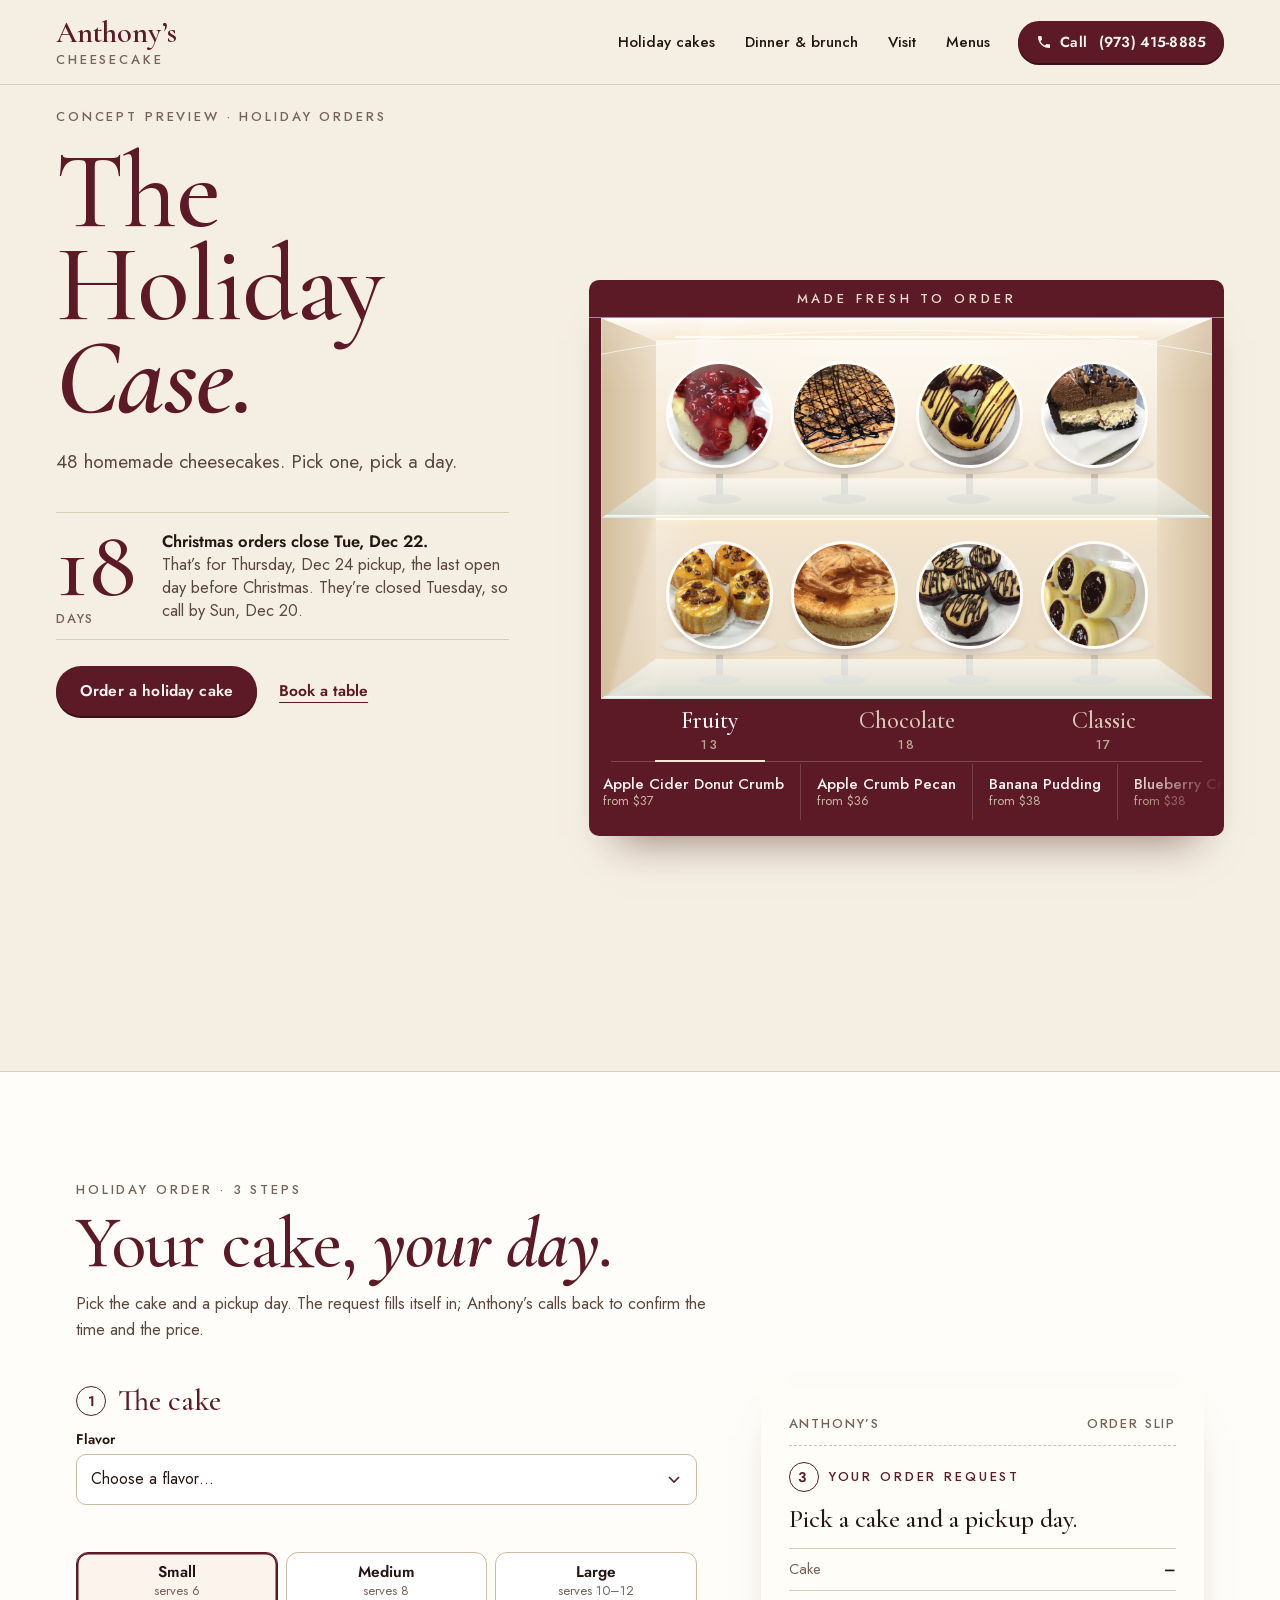
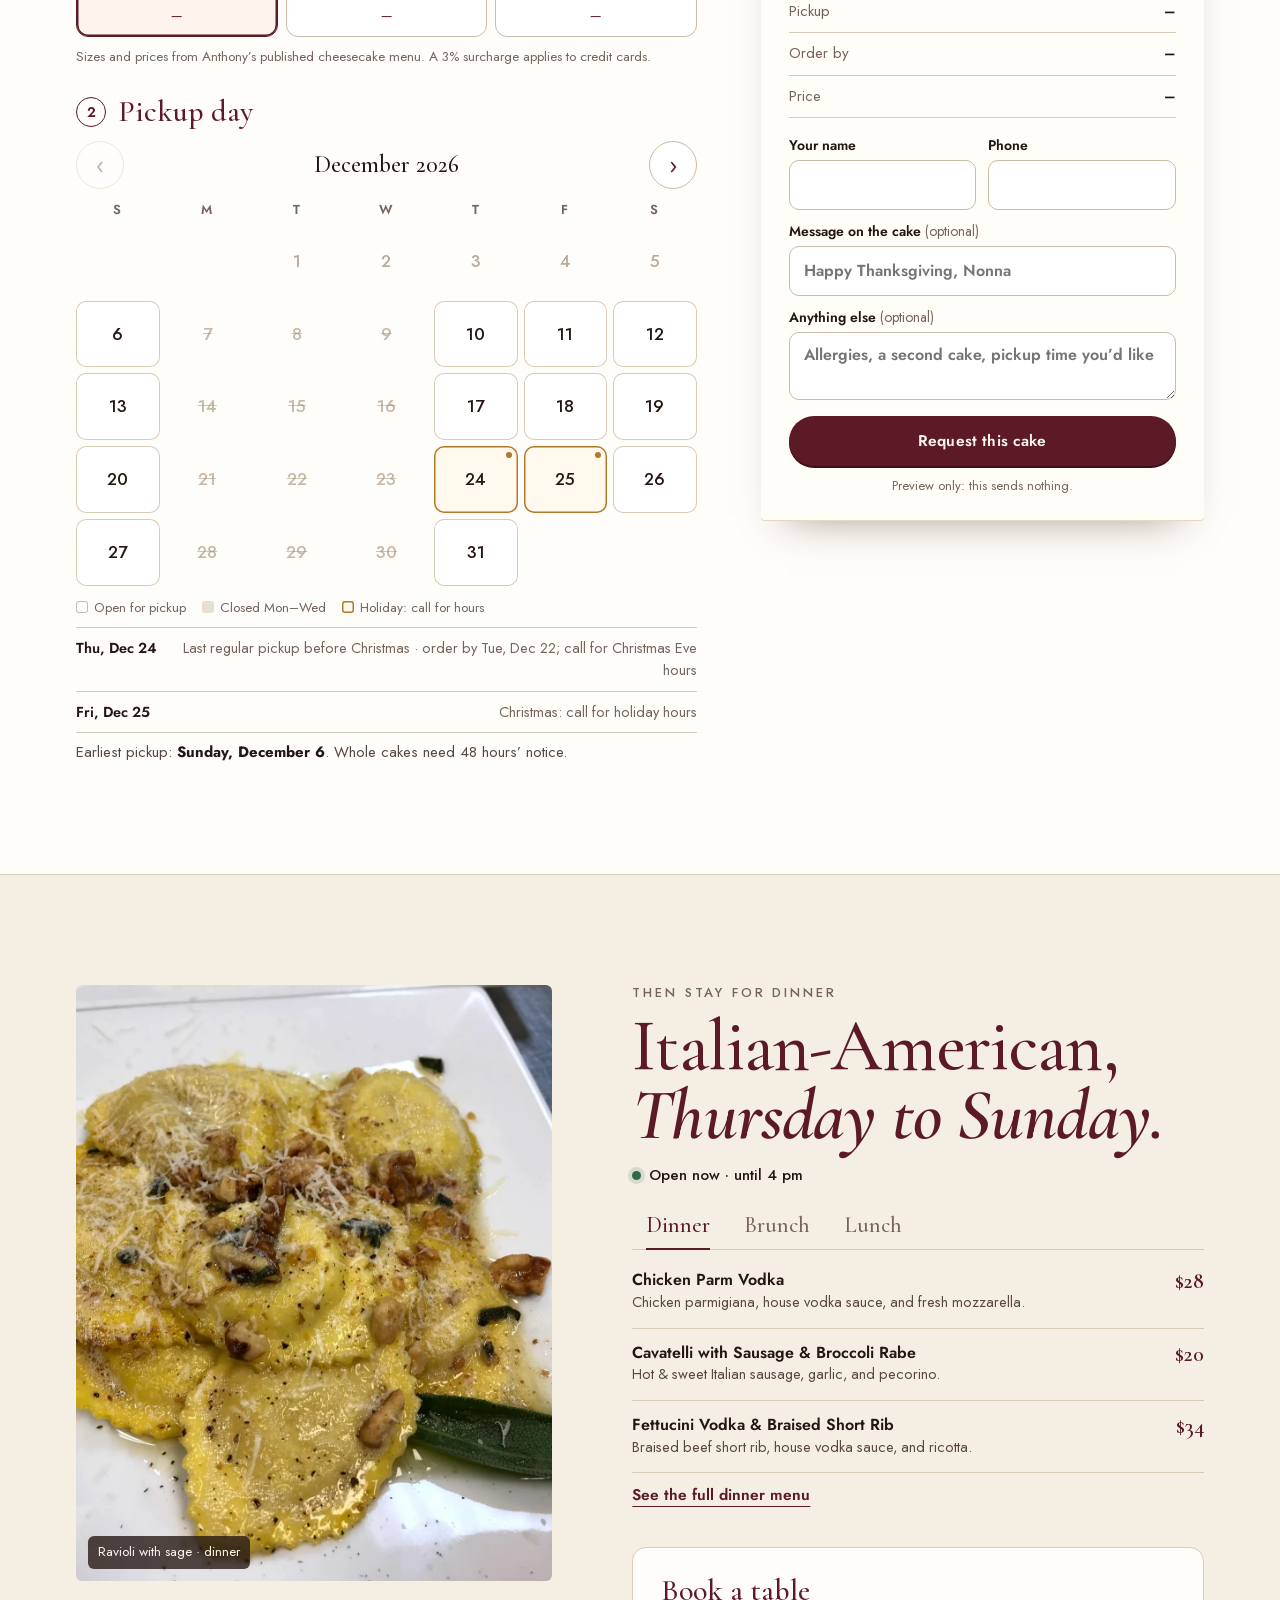
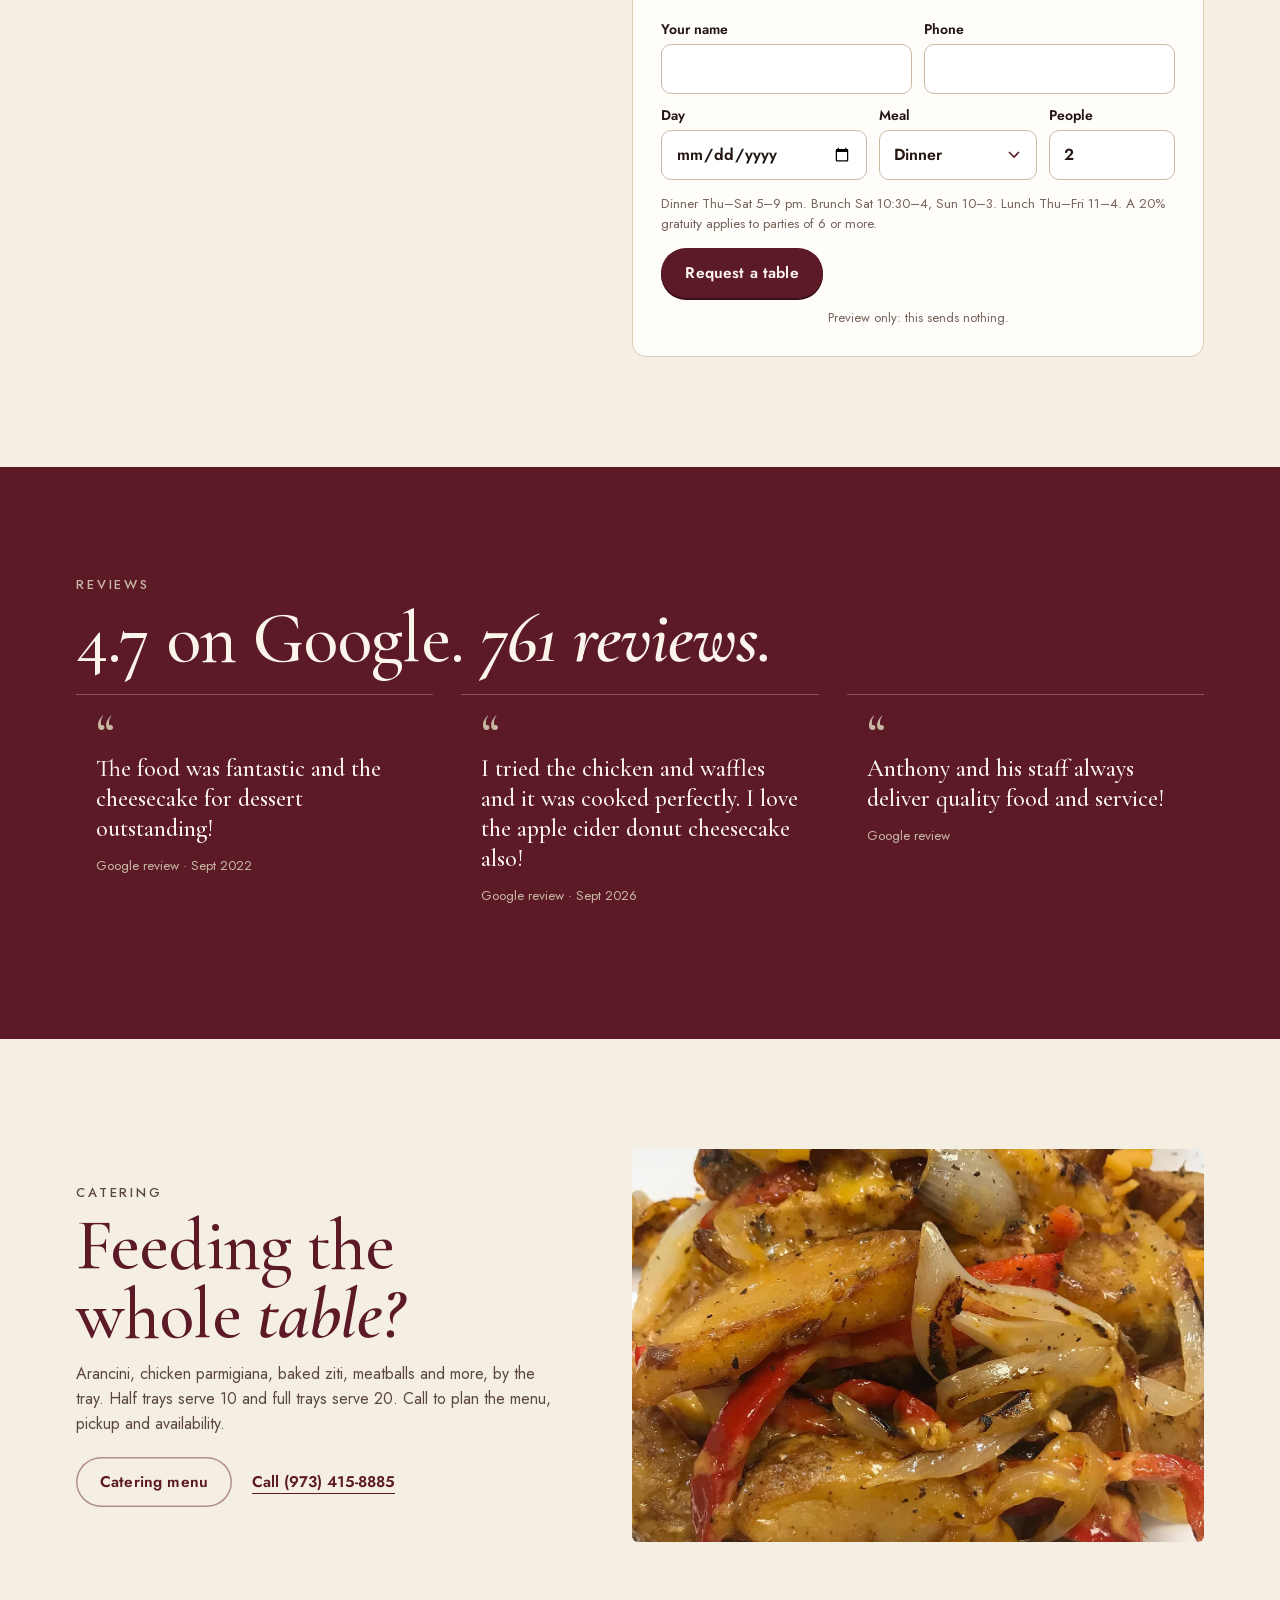
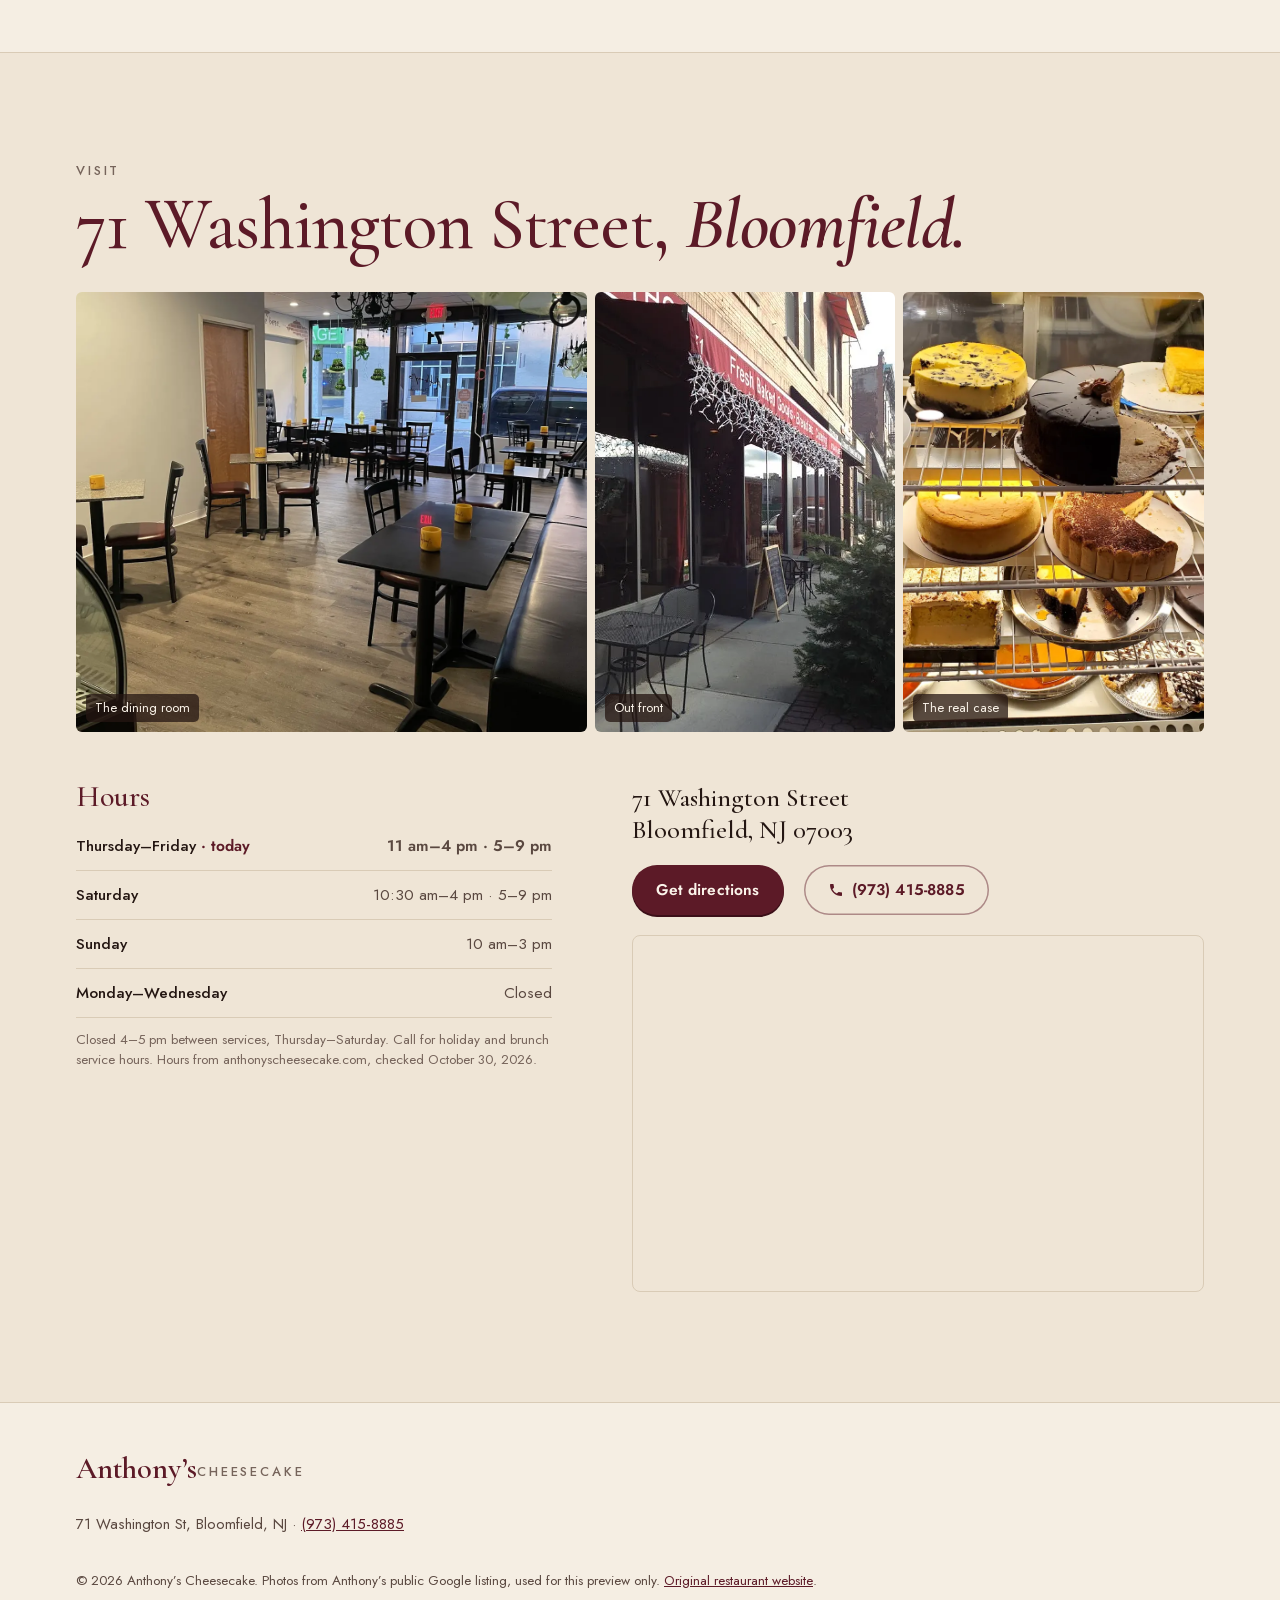
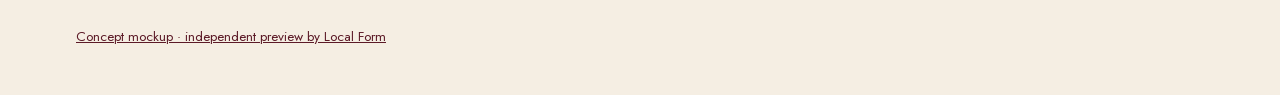
<file: index.html>
<!doctype html>
<html lang="en">
<head>
<meta charset="utf-8">
<meta name="viewport" content="width=device-width, initial-scale=1">
<title>Anthony’s Cheesecake · Holiday cheesecakes, dinner &amp; brunch in Bloomfield, NJ</title>
<meta name="description" content="48 homemade cheesecakes, made fresh to order at 71 Washington Street, Bloomfield, NJ. Pick a flavor, a size and a pickup day for Thanksgiving or Christmas. Italian-American dinner and weekend brunch too.">
<meta property="og:type" content="website">
<meta property="og:title" content="Anthony’s Cheesecake · The Holiday Case">
<meta property="og:description" content="48 homemade cheesecakes, made fresh to order. Pick a flavor, a size and a pickup day.">
<meta property="og:url" content="https://preview.localform.online/anthonys-preview/">
<meta property="og:image" content="https://preview.localform.online/anthonys-preview/assets/og.jpg">
<meta property="og:image:width" content="1200">
<meta property="og:image:height" content="630">
<meta name="twitter:card" content="summary_large_image">
<meta name="robots" content="noindex">
<meta name="theme-color" content="#f5eee3">
<link rel="icon" href="assets/favicon.svg" type="image/svg+xml">
<link rel="preload" href="assets/cg-500.woff2" as="font" type="font/woff2" crossorigin>
<link rel="stylesheet" href="home.css?v=20261108">
<script defer src="home.js?v=20261108"></script>
<script type="application/ld+json">{"@context":"https://schema.org","@type":"Restaurant","name":"Anthony’s Cheesecake","servesCuisine":["Italian","American","Desserts"],"telephone":"+1-973-415-8885","address":{"@type":"PostalAddress","streetAddress":"71 Washington Street","addressLocality":"Bloomfield","addressRegion":"NJ","postalCode":"07003","addressCountry":"US"},"openingHoursSpecification":[{"@type":"OpeningHoursSpecification","dayOfWeek":["Thursday","Friday"],"opens":"11:00","closes":"16:00"},{"@type":"OpeningHoursSpecification","dayOfWeek":["Thursday","Friday","Saturday"],"opens":"17:00","closes":"21:00"},{"@type":"OpeningHoursSpecification","dayOfWeek":"Saturday","opens":"10:30","closes":"16:00"},{"@type":"OpeningHoursSpecification","dayOfWeek":"Sunday","opens":"10:00","closes":"15:00"}]}</script>
</head>
<body>
<a class="skip" href="#main">Skip to content</a>
<header class="top" id="top">
  <a class="wordmark" href="#main" aria-label="Anthony’s Cheesecake, top of page">Anthony’s<span>Cheesecake</span></a>
  <nav class="nav" aria-label="Main">
    <a href="#order">Holiday cakes</a><a href="#kitchen">Dinner &amp; brunch</a><a href="#visit">Visit</a><a href="menu.html">Menus</a>
  </nav>
  <a class="btn sm" href="tel:+19734158885"><svg class="ic" viewBox="0 0 24 24" aria-hidden="true"><path d="M6.6 10.8a15.1 15.1 0 0 0 6.6 6.6l2.2-2.2a1 1 0 0 1 1-.25 11.4 11.4 0 0 0 3.6.57 1 1 0 0 1 1 1V20a1 1 0 0 1-1 1A17 17 0 0 1 3 4a1 1 0 0 1 1-1h3.5a1 1 0 0 1 1 1c0 1.25.2 2.45.57 3.57a1 1 0 0 1-.25 1z"/></svg>Call<span class="wide-only">&nbsp;(973) 415-8885</span></a>
</header>

<main id="main">
<!-- ── 1 · The Holiday Case ── -->
<section class="hero" aria-labelledby="hero-title">
  <div class="copy">
    <p class="eyebrow">Concept preview · Holiday orders</p>
    <h1 id="hero-title">The Holiday <em>Case.</em></h1>
    <p class="lead"><!--N-->48<!--/N--> homemade cheesecakes. Pick one, pick a day.</p>
  </div>

  <div class="case">
    <div class="crown"><b>Made fresh to order</b></div>
    <div class="frame"><div class="box">
      <div class="ceiling"></div>
      <div class="shelf">
        <figure class="cake"><div class="ph"><img src="assets/cherry.webp" alt="Cheesecake topped with whole cherries in sauce" width="1200" height="1056" fetchpriority="high"></div><i class="plate"></i><i class="stem"></i><i class="ft"></i></figure>
        <figure class="cake"><div class="ph"><img src="assets/case-drizzle.webp" alt="Whole cheesecake with a chocolate drizzle" width="640" height="640"></div><i class="plate"></i><i class="stem"></i><i class="ft"></i></figure>
        <figure class="cake"><div class="ph"><img src="assets/case-heart.webp" alt="Heart-shaped cheesecake with chocolate-dipped strawberries" width="640" height="640"></div><i class="plate"></i><i class="stem"></i><i class="ft"></i></figure>
        <figure class="cake desk"><div class="ph"><img src="assets/case-layer-slice.webp" alt="Tall slice of chocolate mousse layer cheesecake on a cookie crust" width="640" height="640" loading="lazy"></div><i class="plate"></i><i class="stem"></i><i class="ft"></i></figure>
      </div>
      <div class="surface"></div><div class="under"></div>
      <div class="shelf">
        <figure class="cake"><div class="ph"><img src="assets/case-caramel-minis.webp" alt="Mini cheesecakes with caramel drizzle" width="640" height="640"></div><i class="plate"></i><i class="stem"></i><i class="ft"></i></figure>
        <figure class="cake"><div class="ph"><img src="assets/case-swirl.webp" alt="Whole swirled cheesecake" width="640" height="640"></div><i class="plate"></i><i class="stem"></i><i class="ft"></i></figure>
        <figure class="cake"><div class="ph"><img src="assets/case-choc-minis.webp" alt="Mini cheesecakes with chocolate drizzle on brownie bases" width="640" height="640"></div><i class="plate"></i><i class="stem"></i><i class="ft"></i></figure>
        <figure class="cake desk"><div class="ph"><img src="assets/case-ganache-minis.webp" alt="Mini cheesecakes topped with chocolate ganache" width="640" height="640" loading="lazy"></div><i class="plate"></i><i class="stem"></i><i class="ft"></i></figure>
      </div>
      <div class="surface"></div>
      <div class="glass" aria-hidden="true"></div>
    </div></div>
    <div class="base">
      <div class="tabs" role="group" aria-label="Filter the cheesecakes">
        <button class="tab" type="button" data-group="fruity" aria-pressed="true">Fruity<small><!--N-fruity-->13<!--/N--></small></button>
        <button class="tab" type="button" data-group="chocolate" aria-pressed="false">Chocolate<small><!--N-chocolate-->18<!--/N--></small></button>
        <button class="tab" type="button" data-group="classic" aria-pressed="false">Classic<small><!--N-classic-->17<!--/N--></small></button>
      </div>
      <div class="rail" id="rail" aria-live="polite" aria-label="Cheesecakes in this group, tap one for sizes and prices"></div>
    </div>
  </div>

  <div class="deadline" id="deadline">
    <div class="num"><span id="dl-num">–</span><small id="dl-unit">days</small></div>
    <p><strong id="dl-head">Holiday cakes need 48 hours’ notice.</strong><span id="dl-body">Anthony’s is open Thursday to Sunday for pickup.</span></p>
  </div>
  <div class="actions">
    <a class="btn" href="#order">Order a holiday cake</a>
    <a class="link" href="#table">Book a table</a>
  </div>
</section>

<!-- ── 2 · Holiday order ── -->
<section class="order" id="order" aria-labelledby="order-title">
  <div class="wrap">
    <div class="sec-head">
      <p class="eyebrow">Holiday order · 3 steps</p>
      <h2 id="order-title" data-reveal>Your cake, <em>your day.</em></h2>
      <p class="sec-lead">Pick the cake and a pickup day. The request fills itself in; Anthony’s calls back to confirm the time and the price.</p>
    </div>
    <div class="order-grid">
      <div class="steps">
        <fieldset class="step" id="step-cake">
          <legend><span class="n">1</span>The cake</legend>
          <label class="fld" for="o-flavor">Flavor</label>
          <select id="o-flavor"></select>
          <p class="flav-desc" id="o-desc"></p>
          <div class="sizes" id="o-sizes" role="radiogroup" aria-label="Size"></div>
          <p class="note">Sizes and prices from Anthony’s published cheesecake menu. A 3% surcharge applies to credit cards.</p>
        </fieldset>
        <fieldset class="step" id="step-day">
          <legend><span class="n">2</span>Pickup day</legend>
          <div class="cal-head">
            <button type="button" class="cal-nav" id="cal-prev" aria-label="Previous month">‹</button>
            <b id="cal-month"></b>
            <button type="button" class="cal-nav" id="cal-next" aria-label="Next month">›</button>
          </div>
          <div class="cal" id="cal" role="grid" aria-labelledby="cal-month"></div>
          <ul class="cal-key">
            <li><i class="k-open"></i>Open for pickup</li><li><i class="k-closed"></i>Closed Mon–Wed</li><li><i class="k-hol"></i>Holiday: call for hours</li>
          </ul>
          <p class="day-pick" id="day-pick" aria-live="polite">Earliest pickup: <b id="earliest"></b>. Whole cakes need 48 hours’ notice.</p>
        </fieldset>
      </div>

      <form class="ticket" id="ticket" data-lf-request novalidate>
        <div class="ticket-top"><span>Anthony’s</span><span>Order slip</span></div>
        <p class="eyebrow"><span class="n">3</span>Your order request</p>
        <p class="summary" id="summary" aria-live="polite">Pick a cake and a pickup day.</p>
        <dl class="tally">
          <div><dt>Cake</dt><dd id="t-cake">–</dd></div>
          <div><dt>Pickup</dt><dd id="t-day">–</dd></div>
          <div><dt>Order by</dt><dd id="t-by">–</dd></div>
          <div><dt>Price</dt><dd id="t-price">–</dd></div>
        </dl>
        <div class="row">
          <label>Your name<input type="text" name="name" autocomplete="name" required></label>
          <label>Phone<input type="tel" name="phone" autocomplete="tel" inputmode="tel" required></label>
        </div>
        <label>Message on the cake <span>(optional)</span><input type="text" name="msg" maxlength="60" placeholder="Happy Thanksgiving, Nonna"></label>
        <label>Anything else <span>(optional)</span><textarea name="notes" rows="2" placeholder="Allergies, a second cake, pickup time you’d like"></textarea></label>
        <button class="btn block" type="submit">Request this cake</button>
        <p class="err" id="t-err" role="alert" hidden></p>
        <div class="done" id="t-done" role="status" hidden></div>
        <p class="flag">Preview only: this sends nothing.</p>
      </form>
    </div>
  </div>
</section>

<!-- ── 3 · Dinner & brunch ── -->
<section class="kitchen" id="kitchen" aria-labelledby="kitchen-title">
  <div class="wrap kitchen-grid">
    <figure class="k-photo" data-reveal><img id="meal-image" src="assets/ravioli.webp" alt="Fresh ravioli with sage, toasted nuts and grated cheese at Anthony’s" loading="lazy" width="1080" height="1350"><figcaption id="meal-caption">Ravioli with sage · dinner</figcaption></figure>
    <div class="k-copy">
      <p class="eyebrow">Then stay for dinner</p>
      <h2 id="kitchen-title" data-reveal>Italian-American, <em>Thursday to Sunday.</em></h2>
      <p class="status" id="open-status"><span class="dot" aria-hidden="true"></span><span id="open-text">Hours below</span></p>
      <div class="meal-tabs" role="tablist" aria-label="Preview a menu">
        <button id="tab-dinner" role="tab" aria-selected="true" aria-controls="meal-preview" data-preview="dinner">Dinner</button>
        <button id="tab-brunch" role="tab" aria-selected="false" aria-controls="meal-preview" data-preview="brunch" tabindex="-1">Brunch</button>
        <button id="tab-lunch" role="tab" aria-selected="false" aria-controls="meal-preview" data-preview="lunch" tabindex="-1">Lunch</button>
      </div>
      <div id="meal-preview" role="tabpanel" aria-labelledby="tab-dinner" class="dishes">
        <div class="dish"><div><h3>Chicken Parm Vodka</h3><p>Chicken parmigiana, house vodka sauce, and fresh mozzarella.</p></div><span>$28</span></div>
        <div class="dish"><div><h3>Cavatelli with Sausage &amp; Broccoli Rabe</h3><p>Hot &amp; sweet Italian sausage, garlic, and pecorino.</p></div><span>$20</span></div>
        <div class="dish"><div><h3>Fettucini Vodka &amp; Braised Short Rib</h3><p>Braised beef short rib, house vodka sauce, and ricotta.</p></div><span>$34</span></div>
      </div>
      <a id="full-menu-link" class="link" href="menu.html?menu=dinner">See the full dinner menu</a>

      <form class="table-form" id="table" data-lf-request novalidate aria-labelledby="table-title">
        <h3 id="table-title">Book a table</h3>
        <div class="row">
          <label>Your name<input type="text" name="name" autocomplete="name" required></label>
          <label>Phone<input type="tel" name="phone" autocomplete="tel" inputmode="tel" required></label>
        </div>
        <div class="row three">
          <label>Day<input type="date" name="day" id="r-day"></label>
          <label>Meal<select name="meal" id="r-meal"><option>Dinner</option><option>Brunch</option><option>Lunch</option></select></label>
          <label>People<input type="number" name="guests" min="1" max="40" value="2" inputmode="numeric"></label>
        </div>
        <p class="note" id="r-hint">Dinner Thu–Sat 5–9 pm. Brunch Sat 10:30–4, Sun 10–3. Lunch Thu–Fri 11–4. A 20% gratuity applies to parties of 6 or more.</p>
        <button class="btn" type="submit">Request a table</button>
        <p class="err" id="r-err" role="alert" hidden></p>
        <div class="done" id="r-done" role="status" hidden></div>
        <p class="flag">Preview only: this sends nothing.</p>
      </form>
    </div>
  </div>
</section>

<!-- ── 4 · Reviews ── -->
<section class="reviews" aria-labelledby="rev-title">
  <div class="wrap">
    <p class="eyebrow">Reviews</p>
    <h2 id="rev-title" data-reveal>4.7 on Google. <em>761 reviews.</em></h2>
    <div class="quotes">
      <figure data-reveal><blockquote>The food was fantastic and the cheesecake for dessert outstanding!</blockquote><figcaption>Google review · Sept 2022</figcaption></figure>
      <figure data-reveal><blockquote>I tried the chicken and waffles and it was cooked perfectly. I love the apple cider donut cheesecake also!</blockquote><figcaption>Google review · Sept 2026</figcaption></figure>
      <figure data-reveal><blockquote>Anthony and his staff always deliver quality food and service!</blockquote><figcaption>Google review</figcaption></figure>
    </div>
  </div>
</section>

<!-- ── 5 · Catering ── -->
<section class="catering" id="catering" aria-labelledby="cat-title">
  <div class="wrap cat-grid">
    <div>
      <p class="eyebrow">Catering</p>
      <h2 id="cat-title" data-reveal>Feeding the whole <em>table?</em></h2>
      <p>Arancini, chicken parmigiana, baked ziti, meatballs and more, by the tray. Half trays serve 10 and full trays serve 20. Call to plan the menu, pickup and availability.</p>
      <div class="inline-actions"><a class="btn ghost" href="menu.html?menu=catering">Catering menu</a><a class="link" href="tel:+19734158885">Call (973) 415-8885</a></div>
    </div>
    <figure class="cat-photo" data-reveal><img src="assets/catering.webp" alt="Sausage and peppers from Anthony’s kitchen" loading="lazy" width="1400" height="933"></figure>
  </div>
</section>

<!-- ── 6 · Visit ── -->
<section class="visit" id="visit" aria-labelledby="visit-title">
  <div class="wrap">
    <p class="eyebrow">Visit</p>
    <h2 id="visit-title" data-reveal>71 Washington Street, <em>Bloomfield.</em></h2>
    <div class="gallery" data-reveal>
      <figure><img src="assets/room.webp" alt="Anthony’s dining room with booths, tables, chandeliers and the front window" loading="lazy" width="1600" height="1056"><figcaption>The dining room</figcaption></figure>
      <figure><img src="assets/strip-front.webp" alt="Anthony’s red awning and outdoor tables on Washington Street" loading="lazy" width="540" height="675"><figcaption>Out front</figcaption></figure>
      <figure><img src="assets/cake-case.webp" alt="Whole cheesecakes and cakes on the shelves of Anthony’s dessert case" loading="lazy" width="1400" height="966"><figcaption>The real case</figcaption></figure>
    </div>
    <div class="visit-grid">
      <div class="hours">
        <h3>Hours</h3>
        <dl data-hours>
          <div data-days="4,5"><dt>Thursday–Friday</dt><dd>11 am–4 pm · 5–9 pm</dd></div>
          <div data-days="6"><dt>Saturday</dt><dd>10:30 am–4 pm · 5–9 pm</dd></div>
          <div data-days="0"><dt>Sunday</dt><dd>10 am–3 pm</dd></div>
          <div data-days="1,2,3"><dt>Monday–Wednesday</dt><dd>Closed</dd></div>
        </dl>
        <p class="note">Closed 4–5 pm between services, Thursday–Saturday. Call for holiday and brunch service hours. Hours from anthonyscheesecake.com, checked October 30, 2026.</p>
      </div>
      <div class="where">
        <address>71 Washington Street<br>Bloomfield, NJ 07003</address>
        <div class="inline-actions">
          <a class="btn" href="https://www.google.com/maps/dir/?api=1&amp;destination=71+Washington+Street+Bloomfield+NJ+07003" target="_blank" rel="noopener">Get directions</a>
          <a class="btn ghost" href="tel:+19734158885"><svg class="ic" viewBox="0 0 24 24" aria-hidden="true"><path d="M6.6 10.8a15.1 15.1 0 0 0 6.6 6.6l2.2-2.2a1 1 0 0 1 1-.25 11.4 11.4 0 0 0 3.6.57 1 1 0 0 1 1 1V20a1 1 0 0 1-1 1A17 17 0 0 1 3 4a1 1 0 0 1 1-1h3.5a1 1 0 0 1 1 1c0 1.25.2 2.45.57 3.57a1 1 0 0 1-.25 1z"/></svg>(973) 415-8885</a>
        </div>
        <div class="map"><iframe title="Map to Anthony’s Cheesecake, 71 Washington St, Bloomfield" src="https://www.google.com/maps/embed?origin=mfe&amp;pb=!1m3!2m1!1sAnthony's+Cheesecake+71+Washington+St+Bloomfield+NJ+07003!6i16" loading="lazy" referrerpolicy="no-referrer-when-downgrade"></iframe></div>
      </div>
    </div>
  </div>
</section>
</main>

<footer class="foot">
  <div class="wrap">
    <a class="wordmark" href="#main">Anthony’s<span>Cheesecake</span></a>
    <p>71 Washington St, Bloomfield, NJ · <a href="tel:+19734158885">(973) 415-8885</a></p>
    <p class="small">© <span data-year>2026</span> Anthony’s Cheesecake. Photos from Anthony’s public Google listing, used for this preview only. <a href="https://anthonyscheesecake.com/" target="_blank" rel="noopener">Original restaurant website</a>.</p>
    <p class="small"><a href="https://localform.online" target="_blank" rel="noopener">Concept mockup · independent preview by Local Form</a></p>
  </div>
</footer>

<nav class="bar" aria-label="Quick actions">
  <a href="#order">Order a cake</a>
  <a href="tel:+19734158885"><svg class="ic" viewBox="0 0 24 24" aria-hidden="true"><path d="M6.6 10.8a15.1 15.1 0 0 0 6.6 6.6l2.2-2.2a1 1 0 0 1 1-.25 11.4 11.4 0 0 0 3.6.57 1 1 0 0 1 1 1V20a1 1 0 0 1-1 1A17 17 0 0 1 3 4a1 1 0 0 1 1-1h3.5a1 1 0 0 1 1 1c0 1.25.2 2.45.57 3.57a1 1 0 0 1-.25 1z"/></svg>Call</a>
</nav>

<dialog class="sheet" id="sheet" aria-labelledby="sh-name">
  <div class="sheet-in">
    <button class="sheet-x" type="button" id="sh-close" aria-label="Close">×</button>
    <p class="eyebrow" id="sh-group"></p>
    <h2 id="sh-name"></h2>
    <p id="sh-desc"></p>
    <dl class="sh-sizes" id="sh-sizes"></dl>
    <p class="note">Whole cakes need 48 hours’ notice. Prices from Anthony’s published menu.</p>
    <button class="btn block" type="button" id="sh-order">Order this cake</button>
  </div>
</dialog>

<!--FLAVORDATA--><script type="application/json" id="flavor-data">[{"n":"Apple Cider Donut Crumb","d":"Fresh apple cooked with apple cider and fall spices with a salted caramel drizzle","c":"fruity","p":["$71","$57","$37","$10.50"]},{"n":"Apple Crumb Pecan","d":"Our classic NY Style Cheesecake with fresh apples and a hint of cinnamon with a brown sugar pecan crumb topping","c":"fruity","p":["$73","$58","$36","$10.95"]},{"n":"Banana Pudding","d":"Our classic NY Style Cheesecake is topped with fresh made banana pudding, crushed nilla wafer cookie, and salted caramel drizzle","c":"fruity","p":["$74","$58","$38","$11.95"]},{"n":"Blueberry Crumb","d":"Our classic NY Cheesecake swirled with fresh blueberry compote and cinnamon crumb topping","c":"fruity","p":["$72","$57","$38","$10.95"]},{"n":"Boston Cream","d":"Vanilla cake topped with our classic NY Cheesecake and a pool of chocolate ganache","c":"chocolate","p":["$65","$48","$32","$9.25"]},{"n":"Brownie Explosion","d":"Chocolate Chip Brownie layer with New York Cheesecake and more brownies & chocolate ganache","c":"chocolate","p":["$73","$57","$35","$10.95"]},{"n":"Cannoli","d":"Fresh made cannoli cream with chocolate chips tops our classic New York Cheesecake","c":"classic","p":["$72","$58","$36","$10.50"]},{"n":"Caramel Toffee Crunch","d":"Our creamy cheesecake is baked onto a brown sugar graham cracker crust made with toasted nuts, then topped off with a caramel sauce and chopped toffee","c":"classic","p":["$65","$52","$32","$9.25"]},{"n":"Carrot Cake","d":"Our carrot cake is topped with creamy NY Style Cheesecake and cream cheese frosting","c":"classic","p":["$65","$52","$34","$9.95"]},{"n":"Cherry","d":"Sweet Cherries in sauce on top of our new york style cheesecake","c":"fruity","p":["$65","$49","$35","$9.25"]},{"n":"Chicken & Waffle","d":"Our cornbread cake base topped with southern fried chicken and buttermilk waffle bits tossed with maple syrup","c":"classic","p":[null,null,null,"$10.95"]},{"n":"Cookie Butter Swirl","d":"Biscoff cookie swirl cheesecake with crushed biscoff cookies","c":"classic","p":["$71","$56","$36","$10.50"]},{"n":"Cookie Jar","d":"Homemade brown butter chocolate chip cookie dough, sugar cookie dough, biscoff, and oreo with our classic cheesecake","c":"chocolate","p":["$72","$57","$36","$10.50"]},{"n":"Cookie Monster","d":"Sesame Street Cookie Monster with oreo, cookie dough, chocolate chips, biscoff cookies, and funfetti sprinkles","c":"chocolate","p":["$69","$57","$35","$10.95"]},{"n":"Cornbread, Spiced Honey & Caramel Pecans","d":"Fresh baked cornbread topped with spiced honey cheesecake","c":"classic","p":["$65","$52","$33",null]},{"n":"Dark Chocolate Oreo Cookie","d":"Dark chocolate cheesecake with crushed oreo cookies and chocolate ganache","c":"chocolate","p":[null,null,null,null]},{"n":"Dark Chocolate Turtle","d":"Dark chocolate cheesecake with toasted pecans and salted caramel","c":"chocolate","p":["$67","$55","$35","$10.95"]},{"n":"Ferrero Rocher","d":"Our classic new York cheesecake swirled with chocolate hazelnut ganache and topped with ferrero rochet chocolates. For the chocolate lovers we can make this an All chocolate cheesecake also (add 10.00)","c":"chocolate","p":["$75","$58","$39","$10.95"]},{"n":"Fresh Fig, Pistachio & Goat Cheese","d":"Fresh figs with roasted pistachio, goat cheese, and hot honey drizzle","c":"fruity","p":["$75","$58","$39","$10.95"]},{"n":"Fresh Mango Coconut","d":"Mango puree and fresh mango with our classic New York Cheesecake topped with toasted coconut","c":"fruity","p":["$72","$57","$38","$10.95"]},{"n":"Fruity Pebble Cereal Milk","d":"Graham cracker and fruity pebbles crust topped with our classic NY Cheesecake with swirl of cereal milk","c":"classic","p":[null,null,null,"$10.50"]},{"n":"Funfetti","d":"Fresh baked classic NY Cheesecake mixed with funfetti sprinkles","c":"classic","p":["$70","$56","$35","$10.50"]},{"n":"Happy Birthday Funfetti","d":"Vanilla cheesecake mixed with rainbow sprinkles","c":"classic","p":["$69","$55","$35","$9.95"]},{"n":"Heath Bar","d":"Oreo cookie crust topped with our classic cheesecake and crushed heath bars","c":"chocolate","p":["$70","$57","$36","$10.50"]},{"n":"Italian Ricotta Blueberry","d":"Our italian ricotta cheesecake is filled with fresh blueberries and blueberry compote","c":"fruity","p":["$70","$57","$35","$10.95"]},{"n":"Italian Ricotta Cheesecake","d":"Creamy sweet ricotta cheese, orange zest with graham cracker crust","c":"classic","p":["$70","$55","$35","$10.50"]},{"n":"Key Lime","d":"A layer of our classic NY Style Cheesecake and Key Lime Custard with fresh whipped cream","c":"fruity","p":["$70","$57","$35","$10.50"]},{"n":"Kitchen Sink","d":"Peanut butter chips, pretzel bits, chocolate chips, coconut and oreos all mixed with our classic cheesecake which sits on a chocolate brownie crust","c":"chocolate","p":["$69","$53","$35","$10.95"]},{"n":"Lemon Blueberry","d":"Our classic NY cheesecake with fresh blueberry and lemon zest","c":"fruity","p":["$68","$55","$34","$9.95"]},{"n":"Mousse Layer Cheesecake","d":"Layer of NY Style cheesecake and layer of chocolate mousse covered with chocolate ganache","c":"chocolate","p":["$85","$55",null,"$10.95"]},{"n":"New York Style","d":"A classic! Rich and creamy on our buttery graham cracker crust.","c":"classic","p":["$64","$49","$30","$8.95"]},{"n":"Oreo Cookie","d":"Oreo cookie crust and crushed oreos mixed into our creamy cheesecake.","c":"chocolate","p":["$70","$57","$35","$10.50"]},{"n":"Peach Crumb","d":"Our classic NY style cheesecake with roasted peaches and a cinnamon crumb topping","c":"fruity","p":["$72","$58","$37","$10.95"]},{"n":"Peanut Butter Cup Slutty Brownie","d":"Our classic cheesecake with fudge brownie crust, chocolate chip cookie dough. oreos, and reeses peanut butter cups","c":"chocolate","p":["$72","$58","$35","$10.95"]},{"n":"Peanut Butter Oreo","d":"Oreo cookie crust, peanut butter swirl","c":"chocolate","p":["$71","$58","$36","$10.95"]},{"n":"Pistachio & Spiced Honey","d":"Pistachio cream swirled into our cheesecake with a drizzle of spiced honey","c":"classic","p":["$68","$57","$35","$10.95"]},{"n":"Pumpkin Cheesecake","d":"Fall is here and so is our homemade pumpkin cheesecake with fall spices","c":"classic","p":["$74","$58","$38","$10.95"]},{"n":"Red Velvet Swirl","d":"Red velvet cake and red velvet cake swirl","c":"classic","p":["$67","$55","$35","$9.95"]},{"n":"Rice Pudding","d":"Fresh made rice pudding and new york cheesecake with cinnamon swirl","c":"classic","p":["$72","$58","$36",null]},{"n":"Salted Caramel Pecan","d":"Our Homemade Caramel Sauce and toasted pecans on top our classic creamy cheesecake","c":"classic","p":["$72","$56","$35","$9.95"]},{"n":"Samoa","d":"Our version of the classic Girl Scout Cookie as a Cheesecake. Coconut, caramel, and chocolate","c":"chocolate","p":["$68","$57","$35",null]},{"n":"Slutty Brownie","d":"Layers of chocolate chip cookie dough, brownie, and oreo cookie","c":"chocolate","p":["$70","$57","$36",null]},{"n":"Snickers","d":"Roasted peanuts mixed with salted caramel and chocolate ganache","c":"chocolate","p":["$72","$57","$38","$10.50"]},{"n":"Strawberry","d":"Fresh Strawberries and sauce on top of our classic cheesecake.","c":"fruity","p":["$69","$56","$36","$9.95"]},{"n":"Sweet Potato Cinnamon","d":"Fresh baked sweet potatoes with nutmeg and other spices blended throughout our classic cheesecake batter","c":"classic","p":["$72","$58","$39","$10.95"]},{"n":"Triple Chocolate Ganache","d":"A chocolate lover’s dream come true!","c":"chocolate","p":["$70","$58","$36","$11.95"]},{"n":"Vanilla Bean Black & White","d":"Chocolate cheesecake layer with Vanilla cheesecake layer on top of oreo cookie crust","c":"chocolate","p":["$72","$57","$36","$10.95"]},{"n":"White Chocolate Raspberry","d":"Melted white chocolate and raspberry puree swirled into our creamy cheesecake","c":"fruity","p":["$65","$51","$32","$9.95"]}]</script><!--/FLAVORDATA-->
<script>/* lf-open: counts a tagged preview link being opened (?r=). No cookies. Local Form */(function(){try{var r=new URLSearchParams(location.search).get('r');if(!r||!navigator.sendBeacon||sessionStorage.getItem('lf-open'))return;sessionStorage.setItem('lf-open','1');navigator.sendBeacon('https://localform.online/api/open',JSON.stringify({r:r,s:location.pathname.split('/')[1]||location.hostname,d:matchMedia('(pointer:coarse)').matches?'phone':'desktop'}))}catch(e){}})();</script>
</body>
</html>
</file>
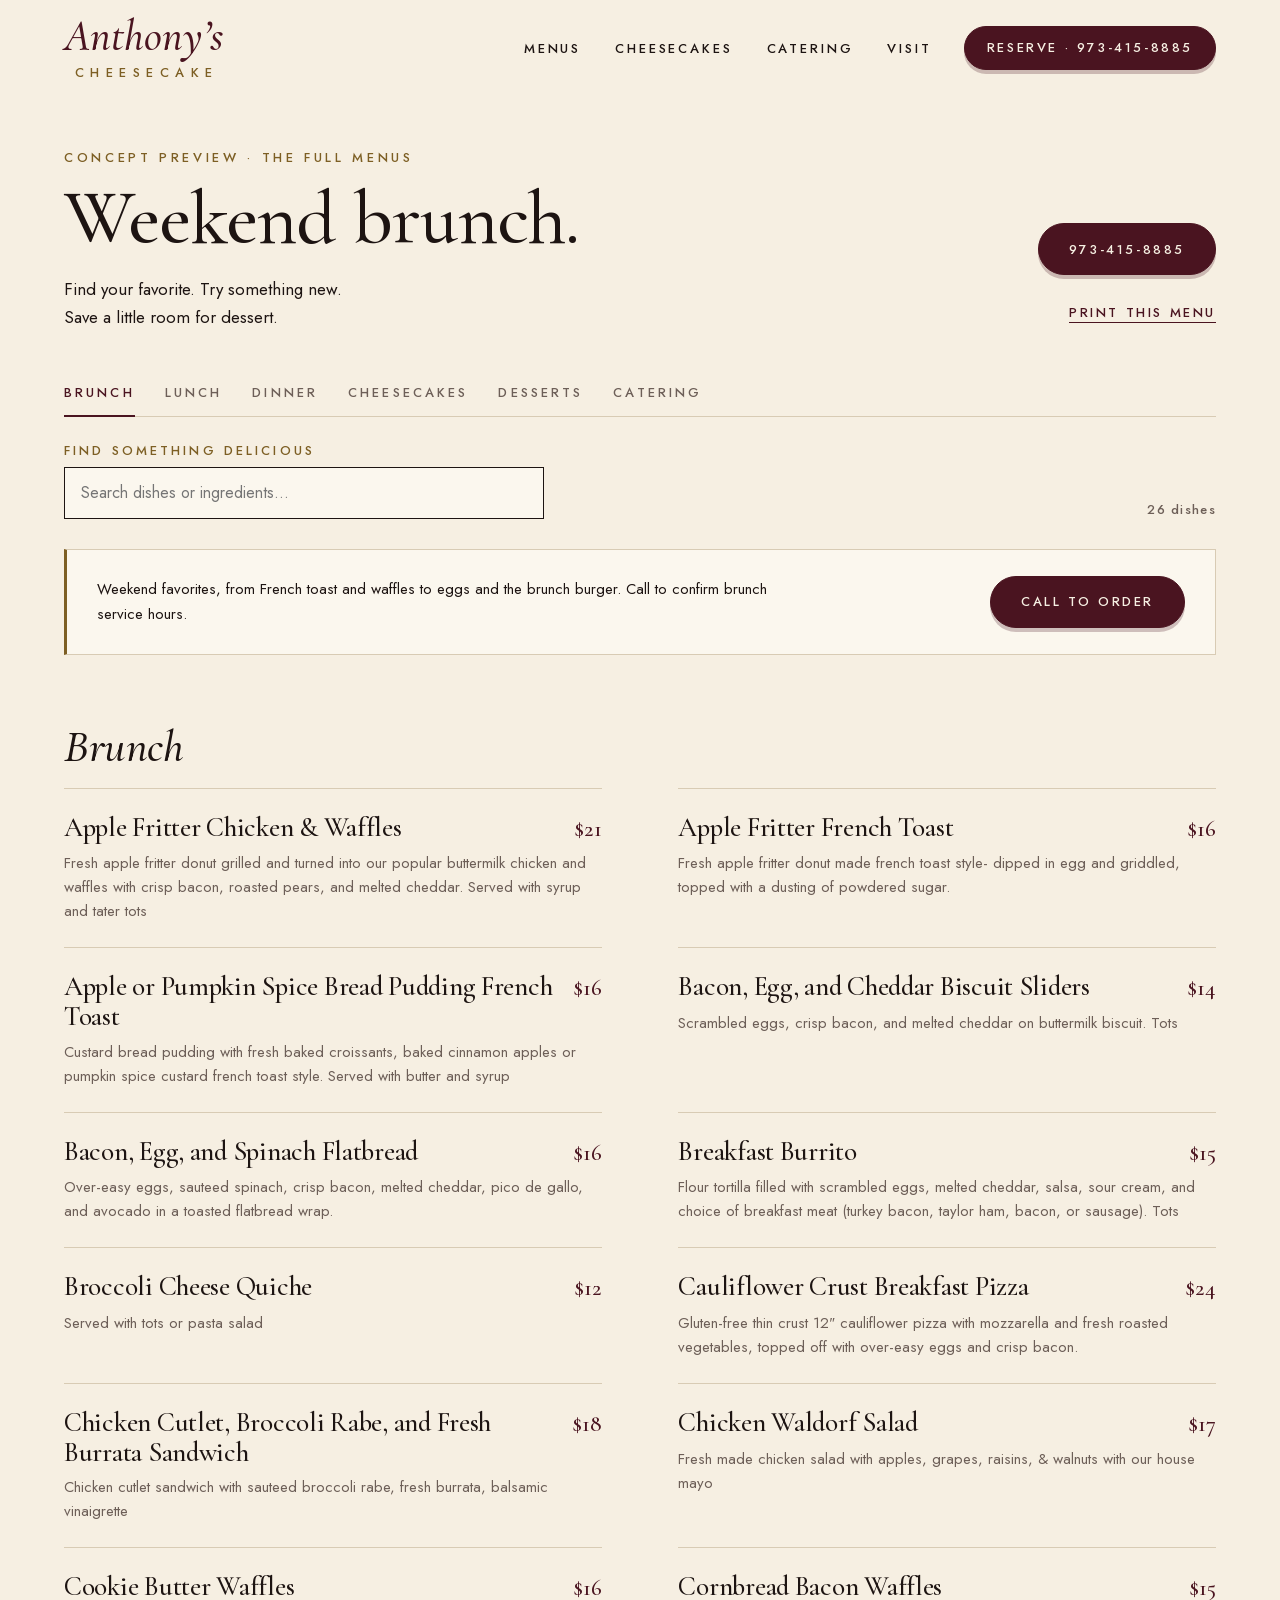
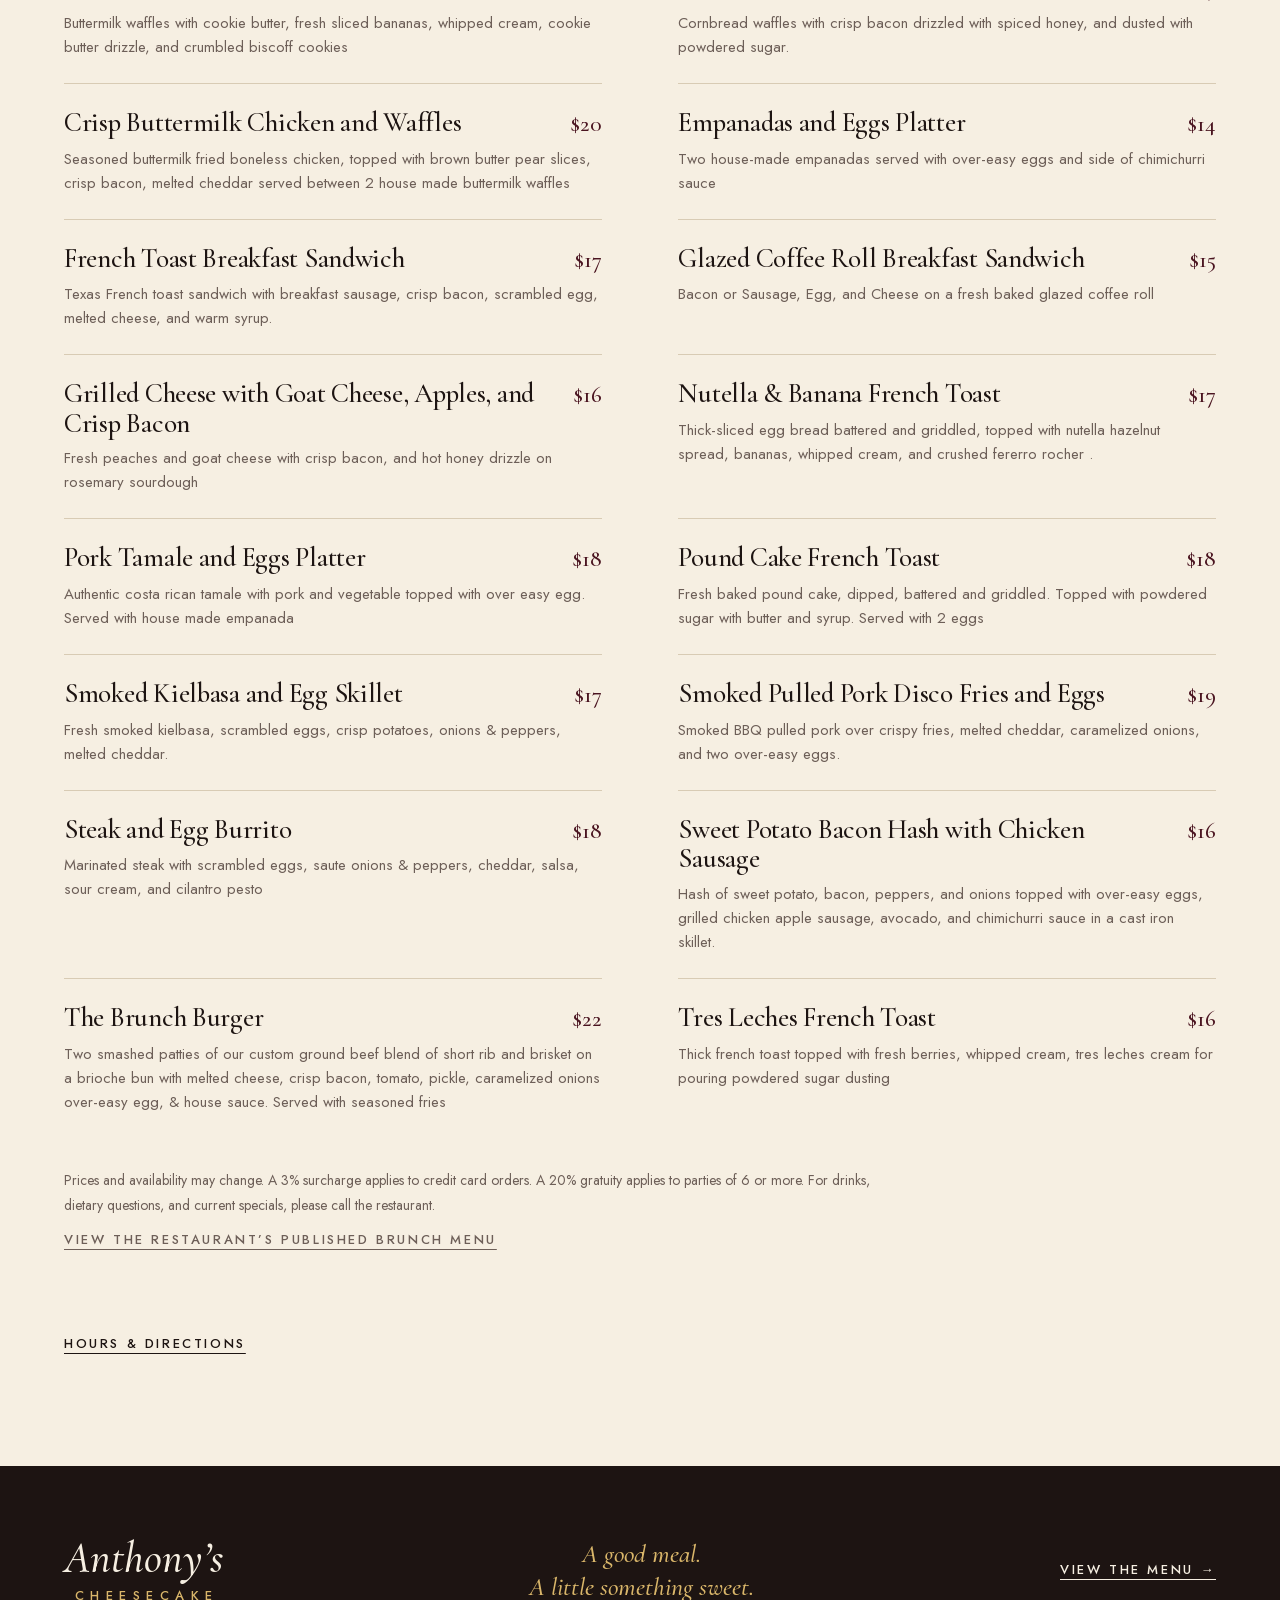
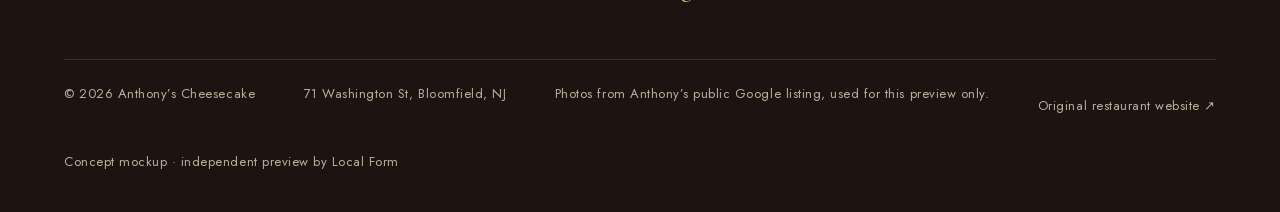
<file: menu.html>
<!doctype html><html lang="en"><head><meta charset="utf-8"><meta name="viewport" content="width=device-width, initial-scale=1"><meta name="robots" content="noindex"><meta name="theme-color" content="#641d2c"><link rel="icon" href="assets/favicon.svg" type="image/svg+xml"><link rel="stylesheet" href="styles.css?v=20261108"><script defer src="app.js?v=20261108"></script><title>Menus · Anthony’s Cheesecake in Bloomfield, NJ</title><meta name="description" content="Explore Anthony’s full brunch, lunch, dinner, cheesecake, dessert, and catering menus. Search dishes, browse cheesecake sizes, and call to order."><meta property="og:type" content="website"><meta property="og:title" content="Menus · Anthony’s Cheesecake in Bloomfield, NJ"><meta property="og:description" content="Brunch, lunch, dinner, 48 cheesecakes, desserts and catering at 71 Washington Street, Bloomfield."><meta property="og:url" content="https://preview.localform.online/anthonys-preview/menu.html"><meta property="og:image" content="https://preview.localform.online/anthonys-preview/assets/og.jpg"><meta property="og:image:width" content="1200"><meta property="og:image:height" content="630"><meta name="twitter:card" content="summary_large_image"></head><body class="menu-page"><a class="skip-link" href="#main">Skip to content</a><header class="site-header wrap">
    <a class="wordmark" href="index.html" aria-label="Anthony’s Cheesecake home">Anthony’s<span>Cheesecake</span></a>
    <nav class="desktop-nav" aria-label="Main navigation"><a href="menu.html">Menus</a><a href="menu.html?menu=cheesecake">Cheesecakes</a><a href="index.html#catering">Catering</a><a href="index.html#visit">Visit</a></nav>
    <a class="button header-call" href="tel:+19734158885">Reserve · 973-415-8885</a>
    <button class="menu-toggle" aria-expanded="false" aria-controls="mobile-nav" aria-label="Open navigation"><span class="menu-lines" aria-hidden="true"></span></button>
    <nav id="mobile-nav" class="mobile-nav" aria-label="Mobile navigation" hidden><a href="menu.html">Menus</a><a href="menu.html?menu=cheesecake">Cheesecakes</a><a href="index.html#catering">Catering</a><a href="index.html#visit">Hours &amp; directions</a><a href="tel:+19734158885">Call 973-415-8885</a></nav>
  </header><main id="main"><div class="wrap menu-intro"><div><p class="eyebrow">Concept preview · the full menus</p><h1 id="menu-heading">The good stuff.</h1><p>Find your favorite. Try something new.<br>Save a little room for dessert.</p></div><div class="menu-utility"><a class="button" href="tel:+19734158885">973-415-8885</a><button class="text-link print-button" type="button">Print this menu</button></div></div><div class="wrap menu-controls"><nav aria-label="Choose a menu"><ul class="menu-categories"><li><a data-category="brunch" href="menu.html?menu=brunch">Brunch</a></li><li><a data-category="lunch" href="menu.html?menu=lunch">Lunch</a></li><li><a data-category="dinner" href="menu.html?menu=dinner">Dinner</a></li><li><a data-category="cheesecake" href="menu.html?menu=cheesecake">Cheesecakes</a></li><li><a data-category="dessert" href="menu.html?menu=dessert">Desserts</a></li><li><a data-category="catering" href="menu.html?menu=catering">Catering</a></li></ul></nav><div class="search-line"><div class="search-box"><label for="menu-search">Find something delicious</label><input id="menu-search" type="search" placeholder="Search dishes or ingredients…" autocomplete="off"><button id="clear-search" class="search-clear" type="button" aria-label="Clear search" hidden>×</button></div><p id="result-count" role="status" aria-live="polite"></p></div></div><div class="wrap menu-content"><noscript><p>All menus are shown below. Search and category filtering require JavaScript.</p></noscript><section class="menu-panel" data-panel="brunch" aria-label="Brunch menu"><div class="panel-intro"><div><p>Weekend favorites, from French toast and waffles to eggs and the brunch burger. Call to confirm brunch service hours.</p></div><a class="button" href="tel:+19734158885">Call to order</a></div><div class="menu-group"><h2>Brunch</h2><div class="dish-list"><article class="dish" data-search="apple fritter chicken &amp; waffles fresh apple fritter donut grilled and turned into our popular buttermilk chicken and waffles with crisp bacon, roasted pears, and melted cheddar. served with syrup and tater tots" ><div class="dish-head"><h3>Apple Fritter Chicken &amp; Waffles</h3><span class="price ">$21</span></div><p class="dish-description">Fresh apple fritter donut grilled and turned into our popular buttermilk chicken and waffles with crisp bacon, roasted pears, and melted cheddar. Served with syrup and tater tots</p></article><article class="dish" data-search="apple fritter french toast fresh apple fritter donut made french toast style- dipped in egg and griddled, topped with a dusting of powdered sugar." ><div class="dish-head"><h3>Apple Fritter French Toast</h3><span class="price ">$16</span></div><p class="dish-description">Fresh apple fritter donut made french toast style- dipped in egg and griddled, topped with a dusting of powdered sugar.</p></article><article class="dish" data-search="apple or pumpkin spice bread pudding french toast custard bread pudding with fresh baked croissants, baked cinnamon apples or pumpkin spice custard french toast style. served with butter and syrup" ><div class="dish-head"><h3>Apple or Pumpkin Spice Bread Pudding French Toast</h3><span class="price ">$16</span></div><p class="dish-description">Custard bread pudding with fresh baked croissants, baked cinnamon apples or pumpkin spice custard french toast style. Served with butter and syrup</p></article><article class="dish" data-search="bacon, egg, and cheddar biscuit sliders scrambled eggs, crisp bacon, and melted cheddar on buttermilk biscuit. tots" ><div class="dish-head"><h3>Bacon, Egg, and Cheddar Biscuit Sliders</h3><span class="price ">$14</span></div><p class="dish-description">Scrambled eggs, crisp bacon, and melted cheddar on buttermilk biscuit. Tots</p></article><article class="dish" data-search="bacon, egg, and spinach flatbread over-easy eggs, sauteed spinach, crisp bacon, melted cheddar, pico de gallo, and avocado in a toasted flatbread wrap." ><div class="dish-head"><h3>Bacon, Egg, and Spinach Flatbread</h3><span class="price ">$16</span></div><p class="dish-description">Over-easy eggs, sauteed spinach, crisp bacon, melted cheddar, pico de gallo, and avocado in a toasted flatbread wrap.</p></article><article class="dish" data-search="breakfast burrito flour tortilla filled with scrambled eggs, melted cheddar, salsa, sour cream, and choice of breakfast meat (turkey bacon, taylor ham, bacon, or sausage). tots" ><div class="dish-head"><h3>Breakfast Burrito</h3><span class="price ">$15</span></div><p class="dish-description">Flour tortilla filled with scrambled eggs, melted cheddar, salsa, sour cream, and choice of breakfast meat (turkey bacon, taylor ham, bacon, or sausage). Tots</p></article><article class="dish" data-search="broccoli cheese quiche served with tots or pasta salad" ><div class="dish-head"><h3>Broccoli Cheese Quiche</h3><span class="price ">$12</span></div><p class="dish-description">Served with tots or pasta salad</p></article><article class="dish" data-search="cauliflower crust breakfast pizza gluten-free thin crust 12″ cauliflower pizza with mozzarella and fresh roasted vegetables, topped off with over-easy eggs and crisp bacon." ><div class="dish-head"><h3>Cauliflower Crust Breakfast Pizza</h3><span class="price ">$24</span></div><p class="dish-description">Gluten-free thin crust 12″ cauliflower pizza with mozzarella and fresh roasted vegetables, topped off with over-easy eggs and crisp bacon.</p></article><article class="dish" data-search="chicken cutlet, broccoli rabe, and fresh burrata sandwich chicken cutlet sandwich with sauteed broccoli rabe, fresh burrata, balsamic vinaigrette" ><div class="dish-head"><h3>Chicken Cutlet, Broccoli Rabe, and Fresh Burrata Sandwich</h3><span class="price ">$18</span></div><p class="dish-description">Chicken cutlet sandwich with sauteed broccoli rabe, fresh burrata, balsamic vinaigrette</p></article><article class="dish" data-search="chicken waldorf salad fresh made chicken salad with apples, grapes, raisins, &amp; walnuts with our house mayo" ><div class="dish-head"><h3>Chicken Waldorf Salad</h3><span class="price ">$17</span></div><p class="dish-description">Fresh made chicken salad with apples, grapes, raisins, &amp; walnuts with our house mayo</p></article><article class="dish" data-search="cookie butter waffles buttermilk waffles with cookie butter, fresh sliced bananas, whipped cream, cookie butter drizzle, and crumbled biscoff cookies" ><div class="dish-head"><h3>Cookie Butter Waffles</h3><span class="price ">$16</span></div><p class="dish-description">Buttermilk waffles with cookie butter, fresh sliced bananas, whipped cream, cookie butter drizzle, and crumbled biscoff cookies</p></article><article class="dish" data-search="cornbread bacon waffles cornbread waffles with crisp bacon drizzled with spiced honey, and dusted with powdered sugar." ><div class="dish-head"><h3>Cornbread Bacon Waffles</h3><span class="price ">$15</span></div><p class="dish-description">Cornbread waffles with crisp bacon drizzled with spiced honey, and dusted with powdered sugar.</p></article><article class="dish" data-search="crisp buttermilk chicken and waffles seasoned buttermilk fried boneless chicken, topped with brown butter pear slices, crisp bacon, melted cheddar served between 2 house made buttermilk waffles" ><div class="dish-head"><h3>Crisp Buttermilk Chicken and Waffles</h3><span class="price ">$20</span></div><p class="dish-description">Seasoned buttermilk fried boneless chicken, topped with brown butter pear slices, crisp bacon, melted cheddar served between 2 house made buttermilk waffles</p></article><article class="dish" data-search="empanadas and eggs platter two house-made empanadas served with over-easy eggs and side of chimichurri sauce" ><div class="dish-head"><h3>Empanadas and Eggs Platter</h3><span class="price ">$14</span></div><p class="dish-description">Two house-made empanadas served with over-easy eggs and side of chimichurri sauce</p></article><article class="dish" data-search="french toast breakfast sandwich texas french toast sandwich with breakfast sausage, crisp bacon, scrambled egg, melted cheese, and warm syrup." ><div class="dish-head"><h3>French Toast Breakfast Sandwich</h3><span class="price ">$17</span></div><p class="dish-description">Texas French toast sandwich with breakfast sausage, crisp bacon, scrambled egg, melted cheese, and warm syrup.</p></article><article class="dish" data-search="glazed coffee roll breakfast sandwich bacon or sausage, egg, and cheese on a fresh baked glazed coffee roll" ><div class="dish-head"><h3>Glazed Coffee Roll Breakfast Sandwich</h3><span class="price ">$15</span></div><p class="dish-description">Bacon or Sausage, Egg, and Cheese on a fresh baked glazed coffee roll</p></article><article class="dish" data-search="grilled cheese with goat cheese, apples, and crisp bacon fresh peaches and goat cheese with crisp bacon, and hot honey drizzle on rosemary sourdough" ><div class="dish-head"><h3>Grilled Cheese with Goat Cheese, Apples, and Crisp Bacon</h3><span class="price ">$16</span></div><p class="dish-description">Fresh peaches and goat cheese with crisp bacon, and hot honey drizzle on rosemary sourdough</p></article><article class="dish" data-search="nutella &amp; banana french toast thick-sliced egg bread battered and griddled, topped with nutella hazelnut spread, bananas, whipped cream, and crushed fererro rocher ." ><div class="dish-head"><h3>Nutella &amp; Banana French Toast</h3><span class="price ">$17</span></div><p class="dish-description">Thick-sliced egg bread battered and griddled, topped with nutella hazelnut spread, bananas, whipped cream, and crushed fererro rocher .</p></article><article class="dish" data-search="pork tamale and eggs platter authentic costa rican tamale with pork and vegetable topped with over easy egg. served with house made empanada" ><div class="dish-head"><h3>Pork Tamale and Eggs Platter</h3><span class="price ">$18</span></div><p class="dish-description">Authentic costa rican tamale with pork and vegetable topped with over easy egg. Served with house made empanada</p></article><article class="dish" data-search="pound cake french toast fresh baked pound cake, dipped, battered and griddled. topped with powdered sugar with butter and syrup. served with 2 eggs" ><div class="dish-head"><h3>Pound Cake French Toast</h3><span class="price ">$18</span></div><p class="dish-description">Fresh baked pound cake, dipped, battered and griddled. Topped with powdered sugar with butter and syrup. Served with 2 eggs</p></article><article class="dish" data-search="smoked kielbasa and egg skillet fresh smoked kielbasa, scrambled eggs, crisp potatoes, onions &amp; peppers, melted cheddar." ><div class="dish-head"><h3>Smoked Kielbasa and Egg Skillet</h3><span class="price ">$17</span></div><p class="dish-description">Fresh smoked kielbasa, scrambled eggs, crisp potatoes, onions &amp; peppers, melted cheddar.</p></article><article class="dish" data-search="smoked pulled pork disco fries and eggs smoked bbq pulled pork over crispy fries, melted cheddar, caramelized onions, and two over-easy eggs." ><div class="dish-head"><h3>Smoked Pulled Pork Disco Fries and Eggs</h3><span class="price ">$19</span></div><p class="dish-description">Smoked BBQ pulled pork over crispy fries, melted cheddar, caramelized onions, and two over-easy eggs.</p></article><article class="dish" data-search="steak and egg burrito marinated steak with scrambled eggs, saute onions &amp; peppers, cheddar, salsa, sour cream, and cilantro pesto" ><div class="dish-head"><h3>Steak and Egg Burrito</h3><span class="price ">$18</span></div><p class="dish-description">Marinated steak with scrambled eggs, saute onions &amp; peppers, cheddar, salsa, sour cream, and cilantro pesto</p></article><article class="dish" data-search="sweet potato bacon hash with chicken sausage hash of sweet potato, bacon, peppers, and onions topped with over-easy eggs, grilled chicken apple sausage, avocado, and chimichurri sauce in a cast iron skillet." ><div class="dish-head"><h3>Sweet Potato Bacon Hash with Chicken Sausage</h3><span class="price ">$16</span></div><p class="dish-description">Hash of sweet potato, bacon, peppers, and onions topped with over-easy eggs, grilled chicken apple sausage, avocado, and chimichurri sauce in a cast iron skillet.</p></article><article class="dish" data-search="the brunch burger two smashed patties of our custom ground beef blend of short rib and brisket on a brioche bun with melted cheese, crisp bacon, tomato, pickle, caramelized onions over-easy egg, &amp; house sauce. served with seasoned fries" ><div class="dish-head"><h3>The Brunch Burger</h3><span class="price ">$22</span></div><p class="dish-description">Two smashed patties of our custom ground beef blend of short rib and brisket on a brioche bun with melted cheese, crisp bacon, tomato, pickle, caramelized onions over-easy egg, &amp; house sauce. Served with seasoned fries</p></article><article class="dish" data-search="tres leches french toast thick french toast topped with fresh berries, whipped cream, tres leches cream for pouring powdered sugar dusting" ><div class="dish-head"><h3>Tres Leches French Toast</h3><span class="price ">$16</span></div><p class="dish-description">Thick french toast topped with fresh berries, whipped cream, tres leches cream for pouring powdered sugar dusting</p></article></div></div><p class="menu-notes">Prices and availability may change. A 3% surcharge applies to credit card orders. A 20% gratuity applies to parties of 6 or more. For drinks, dietary questions, and current specials, please call the restaurant.<br><a class="text-link" href="https://anthonyscheesecake.com/brunch-menu/" target="_blank" rel="noopener">View the restaurant’s published brunch menu</a></p></section><section class="menu-panel" data-panel="lunch" aria-label="Lunch menu"><div class="panel-intro"><div><p>Sandwiches, salads, and a little midday comfort. Your next lunch break starts here.</p></div><a class="button" href="tel:+19734158885">Call to order</a></div><div class="menu-group"><h2>Lunch</h2><div class="dish-list"><article class="dish" data-search="anthony’s blt crisp bacon with fresh arugula, goat cheese, avocado and tomato on sliced 12 grain with house herbed mayo. served with side pasta salad" ><div class="dish-head"><h3>Anthony’s BLT</h3><span class="price ">$14</span></div><p class="dish-description">Crisp bacon with fresh arugula, goat cheese, avocado and tomato on sliced 12 grain with house herbed mayo. Served with side pasta salad</p></article><article class="dish" data-search="anthony’s loaded double smash bacon cheeseburger double patty short rib &amp; brisket burger, american cheese, tomato, pickle, crisp bacon, caramelized onion, house sauce on brioche served with seasoned fries" ><div class="dish-head"><h3>Anthony’s Loaded Double Smash Bacon CheeseBurger</h3><span class="price ">$20</span></div><p class="dish-description">Double patty short rib &amp; brisket burger, american cheese, tomato, pickle, crisp bacon, caramelized onion, house sauce on brioche served with seasoned fries</p></article><article class="dish" data-search="beet salad w/crumbled feta, red onion, chick pea fresh sliced beets with crumbled feta, red onion, chick peas, fresh basil, balsamic &amp; olive oil vinaigrette add grilled chicken 4.00 add grilled shrimp 8.00" ><div class="dish-head"><h3>Beet Salad w/Crumbled Feta, Red Onion, Chick Pea</h3><span class="price ">$12</span></div><p class="dish-description">Fresh sliced beets with crumbled feta, red onion, chick peas, fresh basil, balsamic &amp; olive oil vinaigrette add grilled chicken 4.00 add grilled shrimp 8.00</p></article><article class="dish" data-search="caesar salad romaine salad with cracked pepper, house caesar dressing and croutons add grilled or crispy chicken 4.00 add grilled shrimp 8.00 add fresh grilled salmon 12.00" ><div class="dish-head"><h3>Caesar Salad</h3><span class="price ">$8</span></div><p class="dish-description">Romaine salad with cracked pepper, house caesar dressing and croutons add grilled or crispy chicken 4.00 add grilled shrimp 8.00 add fresh grilled salmon 12.00</p></article><article class="dish" data-search="cajun grilled chicken sandwich grilled cajun chicken breast, lettuce, tomato, pickle, crisp bacon, avocado, house ranch dressing. served with house made pasta salad" ><div class="dish-head"><h3>Cajun Grilled Chicken Sandwich</h3><span class="price ">$15</span></div><p class="dish-description">Grilled cajun chicken breast, lettuce, tomato, pickle, crisp bacon, avocado, house ranch dressing. Served with house made pasta salad</p></article><article class="dish" data-search="chicken cutlet blt breaded chicken cutlet, crisp bacon, lettuce, tomato and mayo. served with house made pasta salad" ><div class="dish-head"><h3>Chicken Cutlet BLT</h3><span class="price ">$15</span></div><p class="dish-description">Breaded chicken cutlet, crisp bacon, lettuce, tomato and mayo. Served with house made pasta salad</p></article><article class="dish" data-search="chicken cutlet, broccoli rabe, fresh mozzarella panini crispy breaded chicken cutlet, sauté broccoli rabe, and fresh mozzarella" ><div class="dish-head"><h3>Chicken Cutlet, Broccoli Rabe, Fresh Mozzarella Panini</h3><span class="price ">$16</span></div><p class="dish-description">Crispy breaded chicken cutlet, sauté broccoli rabe, and fresh mozzarella</p></article><article class="dish" data-search="chicken milanese sandwich crisp breaded chicken cutlet, arugula &amp; tomato salad, hot cherry peppers, shaved pecorino romano, house balsamic dressing served on italian bread." ><div class="dish-head"><h3>Chicken Milanese Sandwich</h3><span class="price ">$16</span></div><p class="dish-description">Crisp breaded chicken cutlet, arugula &amp; tomato salad, hot cherry peppers, shaved pecorino romano, house balsamic dressing served on italian bread.</p></article><article class="dish" data-search="chicken or eggplant vodka parmagiana sandwich melted mozzarella, house vodka sauce, and pecorino cheese. served with house made pasta salad" ><div class="dish-head"><h3>Chicken or Eggplant Vodka Parmagiana Sandwich</h3><span class="price ">$15</span></div><p class="dish-description">Melted mozzarella, house vodka sauce, and pecorino cheese. Served with house made pasta salad</p></article><article class="dish" data-search="chicken salad club with avocado fresh chicken salad with avocado, bacon, and tomato served on multi grain toast. served with house made pasta salad" ><div class="dish-head"><h3>Chicken Salad Club with Avocado</h3><span class="price ">$13</span></div><p class="dish-description">Fresh chicken salad with avocado, bacon, and tomato served on multi grain toast. Served with house made pasta salad</p></article><article class="dish" data-search="chicken waldorf salad with grapes, apples, raisins, and walnuts tossed with our house mayo and raspberry dressing served over greens or in a wrap" ><div class="dish-head"><h3>Chicken Waldorf Salad</h3><span class="price ">$15</span></div><p class="dish-description">With grapes, apples, raisins, and walnuts tossed with our house mayo and raspberry dressing served over greens or in a wrap</p></article><article class="dish" data-search="classic cheeseburger single short rib &amp; brisket smash burger, tomato, pickles, american cheese, caramelized onions, house sauce. served with seasoned fries add bacon 3.00" ><div class="dish-head"><h3>Classic CheeseBurger</h3><span class="price ">$12</span></div><p class="dish-description">Single short rib &amp; brisket smash burger, tomato, pickles, american cheese, caramelized onions, house sauce. Served with seasoned fries add bacon 3.00</p></article><article class="dish" data-search="crispy buttermilk chicken &amp; waffles buttermilk fried boneless chicken, crisp bacon, melted cheddar cheese, brown butter sliced pears, maple syrup drizzle" ><div class="dish-head"><h3>Crispy Buttermilk Chicken &amp; Waffles</h3><span class="price ">$20</span></div><p class="dish-description">Buttermilk fried boneless chicken, crisp bacon, melted cheddar cheese, brown butter sliced pears, maple syrup drizzle</p></article><article class="dish" data-search="crispy chicken cutlet caesar sub seasoned crispy chicken cutlet served on fresh baked italian bread topped with our caesar salad, cracked pepper, and pecorino cheese. servbed with house made pasta salad" ><div class="dish-head"><h3>Crispy Chicken Cutlet Caesar Sub</h3><span class="price ">$15</span></div><p class="dish-description">Seasoned crispy chicken cutlet served on fresh baked italian bread topped with our caesar salad, cracked pepper, and pecorino cheese. Servbed with house made pasta salad</p></article><article class="dish" data-search="empanada platter 2 large store made empanadas served with todays side and house chimichurri" ><div class="dish-head"><h3>Empanada Platter</h3><span class="price ">$12</span></div><p class="dish-description">2 large store made empanadas served with todays side and house chimichurri</p></article><article class="dish" data-search="fresh strawberry grilled cheese w/ goat cheese, &amp; crisp bacon creamy goat cheese, fresh strawberry, crisp bacon, spiced honey on 12 grain. served with house made pasta salad" ><div class="dish-head"><h3>Fresh Strawberry Grilled Cheese w/ Goat Cheese, &amp; Crisp Bacon</h3><span class="price ">$13</span></div><p class="dish-description">Creamy goat cheese, fresh strawberry, crisp bacon, spiced honey on 12 grain. Served with house made pasta salad</p></article><article class="dish" data-search="grilled chicken and spinach quesadilla grilled chicken, house salsa, cheddar cheese, sauté peppers &amp; onions, fresh spinach, sour cream." ><div class="dish-head"><h3>Grilled Chicken and Spinach Quesadilla</h3><span class="price ">$15</span></div><p class="dish-description">Grilled chicken, house salsa, cheddar cheese, sauté peppers &amp; onions, fresh spinach, sour cream.</p></article><article class="dish" data-search="grilled chicken cheesesteak sandwich grilled chicken with saute onions &amp; peppers, melted cheddar, and roasted potatoes. served with house made pasta salad" ><div class="dish-head"><h3>Grilled Chicken Cheesesteak Sandwich</h3><span class="price ">$14</span></div><p class="dish-description">Grilled chicken with saute onions &amp; peppers, melted cheddar, and roasted potatoes. Served with house made pasta salad</p></article><article class="dish" data-search="heirloom tomato pie with caramelized onions and fontina cheese baked on top of our flaky pie crust topped with over easy egg" ><div class="dish-head"><h3>Heirloom Tomato Pie</h3><span class="price ">$9.95</span></div><p class="dish-description">With caramelized onions and fontina cheese baked on top of our Flaky Pie Crust topped with over easy egg</p></article><article class="dish" data-search="hot honey chicken sandwich boneless seasoned fried chicken breast tossed with hot honey topped with house made slaw, pickles, and house dressing. served with pasta salad" ><div class="dish-head"><h3>Hot Honey Chicken Sandwich</h3><span class="price ">$15</span></div><p class="dish-description">Boneless seasoned fried chicken breast tossed with hot honey topped with house made slaw, pickles, and house dressing. Served with pasta salad</p></article><article class="dish" data-search="patty melt we take our brisket short rib burger and turn it into into a grilled cheese on texas toast with caramelized onions, tomato, pickle, and house burger sauce. served with seasoned fries" ><div class="dish-head"><h3>Patty Melt</h3><span class="price ">$17</span></div><p class="dish-description">We take our brisket short rib burger and turn it into into a grilled cheese on texas toast with caramelized onions, tomato, pickle, and house burger sauce. Served with seasoned fries</p></article><article class="dish" data-search="pulled pork grilled cheese smoked bbq pulled pork with caramelized onions, pickles, and cheddar cheese" ><div class="dish-head"><h3>Pulled Pork Grilled Cheese</h3><span class="price ">$14</span></div><p class="dish-description">Smoked bbq pulled pork with caramelized onions, pickles, and cheddar cheese</p></article><article class="dish" data-search="southern crispy chicken bacon sandwich buttermilk marinated crispy chicken, spices, pickles, lettuce, tomato, crisp bacon, house sauce. served with house made pasta salad" ><div class="dish-head"><h3>Southern Crispy Chicken Bacon Sandwich</h3><span class="price ">$15</span></div><p class="dish-description">Buttermilk marinated crispy chicken, spices, pickles, lettuce, tomato, crisp bacon, house sauce. Served with house made pasta salad</p></article></div></div><p class="menu-notes">Prices and availability may change. A 3% surcharge applies to credit card orders. A 20% gratuity applies to parties of 6 or more. For drinks, dietary questions, and current specials, please call the restaurant.<br><a class="text-link" href="https://anthonyscheesecake.com/lunch-menu/" target="_blank" rel="noopener">View the restaurant’s published lunch menu</a></p></section><section class="menu-panel" data-panel="dinner" aria-label="Dinner menu"><div class="panel-intro"><div><p>Italian favorites, hearty pastas, and a table worth lingering at. Reservations welcome by phone.</p></div><a class="button" href="tel:+19734158885">Call to order</a></div><div class="menu-group"><h2>Dinner</h2><div class="dish-list"><article class="dish" data-search="bavarian soft baked pretzel soft baked pretzel served with grain mustard" ><div class="dish-head"><h3>Bavarian Soft Baked Pretzel</h3><span class="price ">$10</span></div><p class="dish-description">Soft baked pretzel served with grain mustard</p></article><article class="dish" data-search="broccoli cheddar quiche fresh broccoli and cheddar cheese baked into a flaky pie crust." ><div class="dish-head"><h3>Broccoli Cheddar Quiche</h3><span class="price ">$10</span></div><p class="dish-description">Fresh broccoli and cheddar cheese baked into a flaky pie crust.</p></article><article class="dish" data-search="caprese plate with eggplant, roasted peppers, and mozzarella breaded eggplant, roasted peppers, fresh mozzarella, prosciutto di parma, . balsamic glaze" ><div class="dish-head"><h3>Caprese Plate with Eggplant, Roasted Peppers, and Mozzarella</h3><span class="price ">$16</span></div><p class="dish-description">Breaded eggplant, roasted peppers, fresh mozzarella, prosciutto di parma, . Balsamic glaze</p></article><article class="dish" data-search="eggplant and sauce breaded eggplant cutlets topped with house vodka sauce, ricotta, and pecorino." ><div class="dish-head"><h3>Eggplant and Sauce</h3><span class="price ">$14</span></div><p class="dish-description">Breaded eggplant cutlets topped with house vodka sauce, ricotta, and pecorino.</p></article><article class="dish" data-search="empanada platter 3 house made empanadas with cheddar &amp; pico, in a crisp fried dough. ask server for todays selection" ><div class="dish-head"><h3>Empanada Platter</h3><span class="price ">$15</span></div><p class="dish-description">3 house made empanadas with cheddar &amp; pico, in a crisp fried dough. Ask server for todays selection</p></article><article class="dish" data-search="fried ravioli w/ tomato basil sauce crisp fried ravioli served with house tomato basil sauce" ><div class="dish-head"><h3>Fried Ravioli w/ Tomato Basil Sauce</h3><span class="price ">$14</span></div><p class="dish-description">Crisp fried ravioli served with house tomato basil sauce</p></article><article class="dish" data-search="meatball parm egg rolls 3 house-made meatballs with tomato sauce and mozzarella, egg roll style." ><div class="dish-head"><h3>Meatball Parm Egg Rolls</h3><span class="price ">$15</span></div><p class="dish-description">3 House-made meatballs with tomato sauce and mozzarella, egg roll style.</p></article><article class="dish" data-search="wedge salad with buttermilk ranch dressing lettuce wedge, crisp bacon, toasted walnuts, crumbled bleu cheese, chopped red onion, cucumber, house-made garlic buttermilk dressing." ><div class="dish-head"><h3>Wedge Salad with Buttermilk Ranch Dressing</h3><span class="price ">$14</span></div><p class="dish-description">Lettuce wedge, crisp bacon, toasted walnuts, crumbled bleu cheese, chopped red onion, cucumber, house-made garlic buttermilk dressing.</p></article><article class="dish" data-search="anthony’s loaded double bacon cheddar smash burger double beef short rib &amp; brisket burger with crisp bacon, pickles, caramelized onions, cheddar, and house sauce. served with seasoned fries" ><div class="dish-head"><h3>Anthony’s Loaded Double Bacon Cheddar Smash Burger</h3><span class="price ">$22</span></div><p class="dish-description">Double beef short rib &amp; brisket burger with crisp bacon, pickles, caramelized onions, cheddar, and house sauce. Served with seasoned fries</p></article><article class="dish" data-search="bbq meatloaf with buttermilk mashed potato moms meatloaf recipe served with mash potato and gravy" ><div class="dish-head"><h3>BBQ Meatloaf with Buttermilk Mashed Potato</h3><span class="price ">$18</span></div><p class="dish-description">Moms meatloaf recipe served with mash potato and gravy</p></article><article class="dish" data-search="butternut squash ravioli w/goat cheese &amp; sage brown butter fresh butternut squash ravioli with brown butter, goat cheese, roasted pears, pecans," ><div class="dish-head"><h3>Butternut Squash Ravioli w/Goat Cheese &amp; Sage Brown Butter</h3><span class="price ">$22</span></div><p class="dish-description">Fresh butternut squash ravioli with brown butter, goat cheese, roasted pears, pecans,</p></article><article class="dish" data-search="cajun grilled salmon over buttermilk mash potato fresh pan roasted cajun salmon fillet served over buttermilk mash potato" ><div class="dish-head"><h3>Cajun Grilled Salmon over Buttermilk Mash Potato</h3><span class="price ">$30</span></div><p class="dish-description">Fresh pan roasted cajun salmon fillet served over buttermilk mash potato</p></article><article class="dish" data-search="cauliflower crust pizza with roasted vegetables and pesto gluten-free 12″ cauliflower pizza topped with mozzarella, mixed roasted vegetables, cilantro pesto (no nuts), and pecorino romano cheese. add grilled chicken $4.00 add garlic roasted shrimp $7.00" ><div class="dish-head"><h3>Cauliflower Crust Pizza with Roasted Vegetables and Pesto</h3><span class="price ">$22</span></div><p class="dish-description">Gluten-free 12″ cauliflower pizza topped with mozzarella, mixed roasted vegetables, cilantro pesto (no nuts), and Pecorino Romano cheese. Add grilled chicken $4.00 Add garlic roasted shrimp $7.00</p></article><article class="dish" data-search="cavatelli with italian sausage and broccoli rabe cavatelli pasta with saute broccoli rabe, italian hot &amp; sweet sausage, garlic, olive oil, and pecorino romano cheese" ><div class="dish-head"><h3>Cavatelli with Italian Sausage and Broccoli Rabe</h3><span class="price ">$20</span></div><p class="dish-description">Cavatelli pasta with saute broccoli rabe, italian hot &amp; sweet sausage, garlic, olive oil, and pecorino romano cheese</p></article><article class="dish" data-search="cheese ravioli tomato basil sauce fresh cheese ravioli topped with our store made sauce and pecorino cheese" ><div class="dish-head"><h3>Cheese Ravioli Tomato Basil Sauce</h3><span class="price ">$15</span></div><p class="dish-description">Fresh cheese ravioli topped with our store made sauce and pecorino cheese</p></article><article class="dish" data-search="chicken cutlet giambotta with italian sausage breaded chicken cutlet served with grilled hot and sweet italian sausage, broccoli rabe, hot peppers, roasted potatoes, peppers and onions." ><div class="dish-head"><h3>Chicken Cutlet Giambotta with Italian Sausage</h3><span class="price ">$28</span></div><p class="dish-description">Breaded chicken cutlet served with grilled hot and sweet Italian sausage, broccoli rabe, hot peppers, roasted potatoes, peppers and onions.</p></article><article class="dish" data-search="chicken cutlet milanese with hot cherry peppers thin sliced breaded chicken cutlet topped with arugula and tomato salad, hot cherry peppers, and pecorino romano. served with pasta." ><div class="dish-head"><h3>Chicken Cutlet Milanese with Hot Cherry Peppers</h3><span class="price ">$28</span></div><p class="dish-description">Thin sliced breaded chicken cutlet topped with arugula and tomato salad, hot cherry peppers, and pecorino romano. Served with pasta.</p></article><article class="dish" data-search="chicken parm alfredo with fresh spinach breaded chicken cutlet, layered with melted mozzarella, fresh spinach, pecorino romano, creamy alfredo sauce. served with pasta" ><div class="dish-head"><h3>Chicken Parm Alfredo with Fresh Spinach</h3><span class="price ">$29</span></div><p class="dish-description">Breaded chicken cutlet, layered with melted mozzarella, fresh spinach, pecorino romano, creamy alfredo sauce. Served with pasta</p></article><article class="dish" data-search="chicken parm vodka chicken parmagiana with house vodka sauce and fresh mozzarella" ><div class="dish-head"><h3>Chicken Parm Vodka</h3><span class="price ">$28</span></div><p class="dish-description">Chicken Parmagiana with house vodka sauce and fresh mozzarella</p></article><article class="dish" data-search="crisp buttermilk chicken and waffles buttermilk marinated fried chicken with crisp bacon, melted cheese, roasted pears, and a drizzle of maple syrup. served with fries" ><div class="dish-head"><h3>Crisp Buttermilk Chicken and Waffles</h3><span class="price ">$21</span></div><p class="dish-description">Buttermilk marinated fried chicken with crisp bacon, melted cheese, roasted pears, and a drizzle of maple syrup. Served with fries</p></article><article class="dish" data-search="eggplant francaise with mozzarella &amp; peppers eggplant layered with mozzarella &amp; roasted peppers in a lemon, butter, garlic, and white wine sauce served with pasta garlic &amp; olive oil" ><div class="dish-head"><h3>Eggplant Francaise with Mozzarella &amp; Peppers</h3><span class="price ">$26</span></div><p class="dish-description">Eggplant layered with mozzarella &amp; roasted peppers in a lemon, butter, garlic, and white wine sauce served with pasta garlic &amp; olive oil</p></article><article class="dish" data-search="eggplant parmagiana breaded eggplant cutlets, melted mozzarella, plum tomato basil sauce, and pecorino romano. served with pasta." ><div class="dish-head"><h3>Eggplant Parmagiana</h3><span class="price ">$18</span></div><p class="dish-description">Breaded eggplant cutlets, melted mozzarella, plum tomato basil sauce, and pecorino romano. Served with pasta.</p></article><article class="dish" data-search="fettucini vodka with braised beef short rib braised beef short rib with pappardelle pasta vodka, pecorino romano and ricotta" ><div class="dish-head"><h3>Fettucini Vodka with Braised Beef Short Rib</h3><span class="price ">$34</span></div><p class="dish-description">Braised beef short rib with pappardelle pasta vodka, pecorino romano and ricotta</p></article><article class="dish" data-search="pasta vodka with chicken cutlet and ricotta crisp breaded chicken cutlet with house vodka sauce, pecorino romano, and ricotta over pasta." ><div class="dish-head"><h3>Pasta Vodka with Chicken Cutlet and Ricotta</h3><span class="price ">$25</span></div><p class="dish-description">Crisp breaded chicken cutlet with house vodka sauce, pecorino romano, and ricotta over pasta.</p></article><article class="dish" data-search="short rib ravioli with vodka sauce fresh ravioli stuffed with braised beef short rib and topped with house vodka sauce" ><div class="dish-head"><h3>Short Rib Ravioli with Vodka Sauce</h3><span class="price ">$22</span></div><p class="dish-description">Fresh ravioli stuffed with braised beef short rib and topped with house vodka sauce</p></article><article class="dish" data-search="spicy rigatoni vodka with burrata and crispy chicken cutlet spiced calabrian chili vodka sauce, crisp prosciutto di parma, pecorino romano, and burrata" ><div class="dish-head"><h3>Spicy Rigatoni Vodka with Burrata and Crispy Chicken Cutlet</h3><span class="price ">$28</span></div><p class="dish-description">Spiced calabrian chili vodka sauce, crisp prosciutto di parma, pecorino romano, and burrata</p></article><article class="dish" data-search="stuffed chicken parmagiana vodka breaded chicken cutlet, prosciutto di parma, mozzarella, vodka sauce, pecorino romano." ><div class="dish-head"><h3>Stuffed Chicken Parmagiana Vodka</h3><span class="price ">$28</span></div><p class="dish-description">Breaded chicken cutlet, prosciutto di parma, mozzarella, vodka sauce, pecorino romano.</p></article><article class="dish" data-search="tortellini vodka with shrimp cheese tortellini, fresh shrimp with house made vodka sauce" ><div class="dish-head"><h3>Tortellini Vodka with Shrimp</h3><span class="price ">$28</span></div><p class="dish-description">Cheese Tortellini, fresh shrimp with house made vodka sauce</p></article></div></div><p class="menu-notes">Prices and availability may change. A 3% surcharge applies to credit card orders. A 20% gratuity applies to parties of 6 or more. For drinks, dietary questions, and current specials, please call the restaurant.<br><a class="text-link" href="https://anthonyscheesecake.com/dinner-menu/" target="_blank" rel="noopener">View the restaurant’s published dinner menu</a></p></section><section class="menu-panel" data-panel="cheesecake" aria-label="Cheesecakes menu"><div class="panel-intro"><div><p>Made fresh to order. Please allow 48 hours for whole cheesecakes. Small serves 6, medium serves 8, and large serves 10–12. Call to confirm available slices.</p></div><a class="button" href="tel:+19734158885">Call to order</a></div><div class="menu-group"><h2>Cheesecake</h2><div class="dish-list"><article class="dish" data-search="apple cider donut crumb fresh apple cooked with apple cider and fall spices with a salted caramel drizzle" data-prices="[&quot;$71&quot;,&quot;$57&quot;,&quot;$37&quot;,&quot;$10.50&quot;]"><div class="dish-head"><h3>Apple Cider Donut Crumb</h3></div><p class="dish-description">Fresh apple cooked with apple cider and fall spices with a salted caramel drizzle</p><dl class="dish-prices"><div><dt>Large</dt><dd>$71</dd></div><div><dt>Medium</dt><dd>$57</dd></div><div><dt>Small</dt><dd>$37</dd></div><div><dt>Slice</dt><dd>$10.50</dd></div></dl><button class="dish-detail" type="button" aria-label="Sizes and ordering for Apple Cider Donut Crumb">Sizes & ordering</button></article><article class="dish" data-search="apple crumb pecan our classic ny style cheesecake with fresh apples and a hint of cinnamon with a brown sugar pecan crumb topping" data-prices="[&quot;$73&quot;,&quot;$58&quot;,&quot;$36&quot;,&quot;$10.95&quot;]"><div class="dish-head"><h3>Apple Crumb Pecan</h3></div><p class="dish-description">Our classic NY Style Cheesecake with fresh apples and a hint of cinnamon with a brown sugar pecan crumb topping</p><dl class="dish-prices"><div><dt>Large</dt><dd>$73</dd></div><div><dt>Medium</dt><dd>$58</dd></div><div><dt>Small</dt><dd>$36</dd></div><div><dt>Slice</dt><dd>$10.95</dd></div></dl><button class="dish-detail" type="button" aria-label="Sizes and ordering for Apple Crumb Pecan">Sizes & ordering</button></article><article class="dish" data-search="banana pudding our classic ny style cheesecake is topped with fresh made banana pudding, crushed nilla wafer cookie, and salted caramel drizzle" data-prices="[&quot;$74&quot;,&quot;$58&quot;,&quot;$38&quot;,&quot;$11.95&quot;]"><div class="dish-head"><h3>Banana Pudding</h3></div><p class="dish-description">Our classic NY Style Cheesecake is topped with fresh made banana pudding, crushed nilla wafer cookie, and salted caramel drizzle</p><dl class="dish-prices"><div><dt>Large</dt><dd>$74</dd></div><div><dt>Medium</dt><dd>$58</dd></div><div><dt>Small</dt><dd>$38</dd></div><div><dt>Slice</dt><dd>$11.95</dd></div></dl><button class="dish-detail" type="button" aria-label="Sizes and ordering for Banana Pudding">Sizes & ordering</button></article><article class="dish" data-search="blueberry crumb our classic ny cheesecake swirled with fresh blueberry compote and cinnamon crumb topping" data-prices="[&quot;$72&quot;,&quot;$57&quot;,&quot;$38&quot;,&quot;$10.95&quot;]"><div class="dish-head"><h3>Blueberry Crumb</h3></div><p class="dish-description">Our classic NY Cheesecake swirled with fresh blueberry compote and cinnamon crumb topping</p><dl class="dish-prices"><div><dt>Large</dt><dd>$72</dd></div><div><dt>Medium</dt><dd>$57</dd></div><div><dt>Small</dt><dd>$38</dd></div><div><dt>Slice</dt><dd>$10.95</dd></div></dl><button class="dish-detail" type="button" aria-label="Sizes and ordering for Blueberry Crumb">Sizes & ordering</button></article><article class="dish" data-search="boston cream vanilla cake topped with our classic ny cheesecake and a pool of chocolate ganache" data-prices="[&quot;$65&quot;,&quot;$48&quot;,&quot;$32&quot;,&quot;$9.25&quot;]"><div class="dish-head"><h3>Boston Cream</h3></div><p class="dish-description">Vanilla cake topped with our classic NY Cheesecake and a pool of chocolate ganache</p><dl class="dish-prices"><div><dt>Large</dt><dd>$65</dd></div><div><dt>Medium</dt><dd>$48</dd></div><div><dt>Small</dt><dd>$32</dd></div><div><dt>Slice</dt><dd>$9.25</dd></div></dl><button class="dish-detail" type="button" aria-label="Sizes and ordering for Boston Cream">Sizes & ordering</button></article><article class="dish" data-search="brownie explosion chocolate chip brownie layer with new york cheesecake and more brownies &amp; chocolate ganache" data-prices="[&quot;$73&quot;,&quot;$57&quot;,&quot;$35&quot;,&quot;$10.95&quot;]"><div class="dish-head"><h3>Brownie Explosion</h3></div><p class="dish-description">Chocolate Chip Brownie layer with New York Cheesecake and more brownies &amp; chocolate ganache</p><dl class="dish-prices"><div><dt>Large</dt><dd>$73</dd></div><div><dt>Medium</dt><dd>$57</dd></div><div><dt>Small</dt><dd>$35</dd></div><div><dt>Slice</dt><dd>$10.95</dd></div></dl><button class="dish-detail" type="button" aria-label="Sizes and ordering for Brownie Explosion">Sizes & ordering</button></article><article class="dish" data-search="cannoli fresh made cannoli cream with chocolate chips tops our classic new york cheesecake" data-prices="[&quot;$72&quot;,&quot;$58&quot;,&quot;$36&quot;,&quot;$10.50&quot;]"><div class="dish-head"><h3>Cannoli</h3></div><p class="dish-description">Fresh made cannoli cream with chocolate chips tops our classic New York Cheesecake</p><dl class="dish-prices"><div><dt>Large</dt><dd>$72</dd></div><div><dt>Medium</dt><dd>$58</dd></div><div><dt>Small</dt><dd>$36</dd></div><div><dt>Slice</dt><dd>$10.50</dd></div></dl><button class="dish-detail" type="button" aria-label="Sizes and ordering for Cannoli">Sizes & ordering</button></article><article class="dish" data-search="caramel toffee crunch our creamy cheesecake is baked onto a brown sugar graham cracker crust made with toasted nuts, then topped off with a caramel sauce and chopped toffee" data-prices="[&quot;$65&quot;,&quot;$52&quot;,&quot;$32&quot;,&quot;$9.25&quot;]"><div class="dish-head"><h3>Caramel Toffee Crunch</h3></div><p class="dish-description">Our creamy cheesecake is baked onto a brown sugar graham cracker crust made with toasted nuts, then topped off with a caramel sauce and chopped toffee</p><dl class="dish-prices"><div><dt>Large</dt><dd>$65</dd></div><div><dt>Medium</dt><dd>$52</dd></div><div><dt>Small</dt><dd>$32</dd></div><div><dt>Slice</dt><dd>$9.25</dd></div></dl><button class="dish-detail" type="button" aria-label="Sizes and ordering for Caramel Toffee Crunch">Sizes & ordering</button></article><article class="dish" data-search="carrot cake our carrot cake is topped with creamy ny style cheesecake and cream cheese frosting" data-prices="[&quot;$65&quot;,&quot;$52&quot;,&quot;$34&quot;,&quot;$9.95&quot;]"><div class="dish-head"><h3>Carrot Cake</h3></div><p class="dish-description">Our carrot cake is topped with creamy NY Style Cheesecake and cream cheese frosting</p><dl class="dish-prices"><div><dt>Large</dt><dd>$65</dd></div><div><dt>Medium</dt><dd>$52</dd></div><div><dt>Small</dt><dd>$34</dd></div><div><dt>Slice</dt><dd>$9.95</dd></div></dl><button class="dish-detail" type="button" aria-label="Sizes and ordering for Carrot Cake">Sizes & ordering</button></article><article class="dish" data-search="cherry sweet cherries in sauce on top of our new york style cheesecake" data-prices="[&quot;$65&quot;,&quot;$49&quot;,&quot;$35&quot;,&quot;$9.25&quot;]"><div class="dish-head"><h3>Cherry</h3></div><p class="dish-description">Sweet Cherries in sauce on top of our new york style cheesecake</p><dl class="dish-prices"><div><dt>Large</dt><dd>$65</dd></div><div><dt>Medium</dt><dd>$49</dd></div><div><dt>Small</dt><dd>$35</dd></div><div><dt>Slice</dt><dd>$9.25</dd></div></dl><button class="dish-detail" type="button" aria-label="Sizes and ordering for Cherry">Sizes & ordering</button></article><article class="dish" data-search="chicken &amp; waffle cheesecake our cornbread cake base topped with southern fried chicken and buttermilk waffle bits tossed with maple syrup" data-prices="[null,null,null,&quot;$10.95&quot;]"><div class="dish-head"><h3>Chicken &amp; Waffle Cheesecake</h3></div><p class="dish-description">Our cornbread cake base topped with southern fried chicken and buttermilk waffle bits tossed with maple syrup</p><dl class="dish-prices"><div><dt>Large</dt><dd>Call</dd></div><div><dt>Medium</dt><dd>Call</dd></div><div><dt>Small</dt><dd>Call</dd></div><div><dt>Slice</dt><dd>$10.95</dd></div></dl><button class="dish-detail" type="button" aria-label="Sizes and ordering for Chicken &amp; Waffle Cheesecake">Sizes & ordering</button></article><article class="dish" data-search="cookie butter swirl biscoff cookie swirl cheesecake with crushed biscoff cookies" data-prices="[&quot;$71&quot;,&quot;$56&quot;,&quot;$36&quot;,&quot;$10.50&quot;]"><div class="dish-head"><h3>Cookie Butter Swirl</h3></div><p class="dish-description">Biscoff cookie swirl cheesecake with crushed biscoff cookies</p><dl class="dish-prices"><div><dt>Large</dt><dd>$71</dd></div><div><dt>Medium</dt><dd>$56</dd></div><div><dt>Small</dt><dd>$36</dd></div><div><dt>Slice</dt><dd>$10.50</dd></div></dl><button class="dish-detail" type="button" aria-label="Sizes and ordering for Cookie Butter Swirl">Sizes & ordering</button></article><article class="dish" data-search="cookie jar homemade brown butter chocolate chip cookie dough, sugar cookie dough, biscoff, and oreo with our classic cheesecake" data-prices="[&quot;$72&quot;,&quot;$57&quot;,&quot;$36&quot;,&quot;$10.50&quot;]"><div class="dish-head"><h3>Cookie Jar</h3></div><p class="dish-description">Homemade brown butter chocolate chip cookie dough, sugar cookie dough, biscoff, and oreo with our classic cheesecake</p><dl class="dish-prices"><div><dt>Large</dt><dd>$72</dd></div><div><dt>Medium</dt><dd>$57</dd></div><div><dt>Small</dt><dd>$36</dd></div><div><dt>Slice</dt><dd>$10.50</dd></div></dl><button class="dish-detail" type="button" aria-label="Sizes and ordering for Cookie Jar">Sizes & ordering</button></article><article class="dish" data-search="cookie monster sesame street cookie monster with oreo, cookie dough, chocolate chips, biscoff cookies, and funfetti sprinkles" data-prices="[&quot;$69&quot;,&quot;$57&quot;,&quot;$35&quot;,&quot;$10.95&quot;]"><div class="dish-head"><h3>Cookie Monster</h3></div><p class="dish-description">Sesame Street Cookie Monster with oreo, cookie dough, chocolate chips, biscoff cookies, and funfetti sprinkles</p><dl class="dish-prices"><div><dt>Large</dt><dd>$69</dd></div><div><dt>Medium</dt><dd>$57</dd></div><div><dt>Small</dt><dd>$35</dd></div><div><dt>Slice</dt><dd>$10.95</dd></div></dl><button class="dish-detail" type="button" aria-label="Sizes and ordering for Cookie Monster">Sizes & ordering</button></article><article class="dish" data-search="cornbread with spiced honey &amp; caramel pecans fresh baked cornbread topped with spiced honey cheesecake" data-prices="[&quot;$65&quot;,&quot;$52&quot;,&quot;$33&quot;,null]"><div class="dish-head"><h3>Cornbread with Spiced Honey &amp; Caramel Pecans</h3></div><p class="dish-description">Fresh baked cornbread topped with spiced honey cheesecake</p><dl class="dish-prices"><div><dt>Large</dt><dd>$65</dd></div><div><dt>Medium</dt><dd>$52</dd></div><div><dt>Small</dt><dd>$33</dd></div><div><dt>Slice</dt><dd>Call</dd></div></dl><button class="dish-detail" type="button" aria-label="Sizes and ordering for Cornbread with Spiced Honey &amp; Caramel Pecans">Sizes & ordering</button></article><article class="dish" data-search="dark chocolate oreo cookie dark chocolate cheesecake with crushed oreo cookies and chocolate ganache" data-prices="[null,null,null,null]"><div class="dish-head"><h3>Dark Chocolate Oreo Cookie</h3></div><p class="dish-description">Dark chocolate cheesecake with crushed oreo cookies and chocolate ganache</p><p>Call to confirm this flavor’s current pricing.</p><dl class="dish-prices"><div><dt>Large</dt><dd>Call</dd></div><div><dt>Medium</dt><dd>Call</dd></div><div><dt>Small</dt><dd>Call</dd></div><div><dt>Slice</dt><dd>Call</dd></div></dl><button class="dish-detail" type="button" aria-label="Sizes and ordering for Dark Chocolate Oreo Cookie">Sizes & ordering</button></article><article class="dish" data-search="dark chocolate turtle dark chocolate cheesecake with toasted pecans and salted caramel" data-prices="[&quot;$67&quot;,&quot;$55&quot;,&quot;$35&quot;,&quot;$10.95&quot;]"><div class="dish-head"><h3>Dark Chocolate Turtle</h3></div><p class="dish-description">Dark chocolate cheesecake with toasted pecans and salted caramel</p><dl class="dish-prices"><div><dt>Large</dt><dd>$67</dd></div><div><dt>Medium</dt><dd>$55</dd></div><div><dt>Small</dt><dd>$35</dd></div><div><dt>Slice</dt><dd>$10.95</dd></div></dl><button class="dish-detail" type="button" aria-label="Sizes and ordering for Dark Chocolate Turtle">Sizes & ordering</button></article><article class="dish" data-search="ferrero rocher our classic new york cheesecake swirled with chocolate hazelnut ganache and topped with ferrero rochet chocolates. for the chocolate lovers we can make this an all chocolate cheesecake also (add 10.00)" data-prices="[&quot;$75&quot;,&quot;$58&quot;,&quot;$39&quot;,&quot;$10.95&quot;]"><div class="dish-head"><h3>Ferrero Rocher</h3></div><p class="dish-description">Our classic new York cheesecake swirled with chocolate hazelnut ganache and topped with ferrero rochet chocolates. For the chocolate lovers we can make this an All chocolate cheesecake also (add 10.00)</p><dl class="dish-prices"><div><dt>Large</dt><dd>$75</dd></div><div><dt>Medium</dt><dd>$58</dd></div><div><dt>Small</dt><dd>$39</dd></div><div><dt>Slice</dt><dd>$10.95</dd></div></dl><button class="dish-detail" type="button" aria-label="Sizes and ordering for Ferrero Rocher">Sizes & ordering</button></article><article class="dish" data-search="fresh fig, pistachio, goat cheese, spiced honey fresh figs with roasted pistachio, goat cheese, and hot honey drizzle" data-prices="[&quot;$75&quot;,&quot;$58&quot;,&quot;$39&quot;,&quot;$10.95&quot;]"><div class="dish-head"><h3>Fresh Fig, Pistachio, Goat Cheese, Spiced Honey</h3></div><p class="dish-description">Fresh figs with roasted pistachio, goat cheese, and hot honey drizzle</p><dl class="dish-prices"><div><dt>Large</dt><dd>$75</dd></div><div><dt>Medium</dt><dd>$58</dd></div><div><dt>Small</dt><dd>$39</dd></div><div><dt>Slice</dt><dd>$10.95</dd></div></dl><button class="dish-detail" type="button" aria-label="Sizes and ordering for Fresh Fig, Pistachio, Goat Cheese, Spiced Honey">Sizes & ordering</button></article><article class="dish" data-search="fresh mango coconut mango puree and fresh mango with our classic new york cheesecake topped with toasted coconut" data-prices="[&quot;$72&quot;,&quot;$57&quot;,&quot;$38&quot;,&quot;$10.95&quot;]"><div class="dish-head"><h3>Fresh Mango Coconut</h3></div><p class="dish-description">Mango puree and fresh mango with our classic New York Cheesecake topped with toasted coconut</p><dl class="dish-prices"><div><dt>Large</dt><dd>$72</dd></div><div><dt>Medium</dt><dd>$57</dd></div><div><dt>Small</dt><dd>$38</dd></div><div><dt>Slice</dt><dd>$10.95</dd></div></dl><button class="dish-detail" type="button" aria-label="Sizes and ordering for Fresh Mango Coconut">Sizes & ordering</button></article><article class="dish" data-search="fruity pebble cereal milk graham cracker and fruity pebbles crust topped with our classic ny cheesecake with swirl of cereal milk" data-prices="[null,null,null,&quot;$10.50&quot;]"><div class="dish-head"><h3>Fruity Pebble Cereal Milk</h3></div><p class="dish-description">Graham cracker and fruity pebbles crust topped with our classic NY Cheesecake with swirl of cereal milk</p><dl class="dish-prices"><div><dt>Large</dt><dd>Call</dd></div><div><dt>Medium</dt><dd>Call</dd></div><div><dt>Small</dt><dd>Call</dd></div><div><dt>Slice</dt><dd>$10.50</dd></div></dl><button class="dish-detail" type="button" aria-label="Sizes and ordering for Fruity Pebble Cereal Milk">Sizes & ordering</button></article><article class="dish" data-search="funfetti fresh baked classic ny cheesecake mixed with funfetti sprinkles" data-prices="[&quot;$70&quot;,&quot;$56&quot;,&quot;$35&quot;,&quot;$10.50&quot;]"><div class="dish-head"><h3>Funfetti</h3></div><p class="dish-description">Fresh baked classic NY Cheesecake mixed with funfetti sprinkles</p><dl class="dish-prices"><div><dt>Large</dt><dd>$70</dd></div><div><dt>Medium</dt><dd>$56</dd></div><div><dt>Small</dt><dd>$35</dd></div><div><dt>Slice</dt><dd>$10.50</dd></div></dl><button class="dish-detail" type="button" aria-label="Sizes and ordering for Funfetti">Sizes & ordering</button></article><article class="dish" data-search="happy birthday funfetti vanilla cheesecake mixed with rainbow sprinkles" data-prices="[&quot;$69&quot;,&quot;$55&quot;,&quot;$35&quot;,&quot;$9.95&quot;]"><div class="dish-head"><h3>Happy Birthday Funfetti</h3></div><p class="dish-description">Vanilla cheesecake mixed with rainbow sprinkles</p><dl class="dish-prices"><div><dt>Large</dt><dd>$69</dd></div><div><dt>Medium</dt><dd>$55</dd></div><div><dt>Small</dt><dd>$35</dd></div><div><dt>Slice</dt><dd>$9.95</dd></div></dl><button class="dish-detail" type="button" aria-label="Sizes and ordering for Happy Birthday Funfetti">Sizes & ordering</button></article><article class="dish" data-search="heath bar oreo cookie crust topped with our classic cheesecake and crushed heath bars" data-prices="[&quot;$70&quot;,&quot;$57&quot;,&quot;$36&quot;,&quot;$10.50&quot;]"><div class="dish-head"><h3>Heath Bar</h3></div><p class="dish-description">Oreo cookie crust topped with our classic cheesecake and crushed heath bars</p><dl class="dish-prices"><div><dt>Large</dt><dd>$70</dd></div><div><dt>Medium</dt><dd>$57</dd></div><div><dt>Small</dt><dd>$36</dd></div><div><dt>Slice</dt><dd>$10.50</dd></div></dl><button class="dish-detail" type="button" aria-label="Sizes and ordering for Heath Bar">Sizes & ordering</button></article><article class="dish" data-search="italian ricotta blueberry our italian ricotta cheesecake is filled with fresh blueberries and blueberry compote" data-prices="[&quot;$70&quot;,&quot;$57&quot;,&quot;$35&quot;,&quot;$10.95&quot;]"><div class="dish-head"><h3>Italian Ricotta Blueberry</h3></div><p class="dish-description">Our italian ricotta cheesecake is filled with fresh blueberries and blueberry compote</p><dl class="dish-prices"><div><dt>Large</dt><dd>$70</dd></div><div><dt>Medium</dt><dd>$57</dd></div><div><dt>Small</dt><dd>$35</dd></div><div><dt>Slice</dt><dd>$10.95</dd></div></dl><button class="dish-detail" type="button" aria-label="Sizes and ordering for Italian Ricotta Blueberry">Sizes & ordering</button></article><article class="dish" data-search="italian ricotta cheesecake creamy sweet ricotta cheese, orange zest with graham cracker crust" data-prices="[&quot;$70&quot;,&quot;$55&quot;,&quot;$35&quot;,&quot;$10.50&quot;]"><div class="dish-head"><h3>Italian Ricotta Cheesecake</h3></div><p class="dish-description">Creamy sweet ricotta cheese, orange zest with graham cracker crust</p><dl class="dish-prices"><div><dt>Large</dt><dd>$70</dd></div><div><dt>Medium</dt><dd>$55</dd></div><div><dt>Small</dt><dd>$35</dd></div><div><dt>Slice</dt><dd>$10.50</dd></div></dl><button class="dish-detail" type="button" aria-label="Sizes and ordering for Italian Ricotta Cheesecake">Sizes & ordering</button></article><article class="dish" data-search="key lime a layer of our classic ny style cheesecake and key lime custard with fresh whipped cream" data-prices="[&quot;$70&quot;,&quot;$57&quot;,&quot;$35&quot;,&quot;$10.50&quot;]"><div class="dish-head"><h3>Key Lime</h3></div><p class="dish-description">A layer of our classic NY Style Cheesecake and Key Lime Custard with fresh whipped cream</p><dl class="dish-prices"><div><dt>Large</dt><dd>$70</dd></div><div><dt>Medium</dt><dd>$57</dd></div><div><dt>Small</dt><dd>$35</dd></div><div><dt>Slice</dt><dd>$10.50</dd></div></dl><button class="dish-detail" type="button" aria-label="Sizes and ordering for Key Lime">Sizes & ordering</button></article><article class="dish" data-search="lemon blueberry our classic ny cheesecake with fresh blueberry and lemon zest" data-prices="[&quot;$68&quot;,&quot;$55&quot;,&quot;$34&quot;,&quot;$9.95&quot;]"><div class="dish-head"><h3>Lemon Blueberry</h3></div><p class="dish-description">Our classic NY cheesecake with fresh blueberry and lemon zest</p><dl class="dish-prices"><div><dt>Large</dt><dd>$68</dd></div><div><dt>Medium</dt><dd>$55</dd></div><div><dt>Small</dt><dd>$34</dd></div><div><dt>Slice</dt><dd>$9.95</dd></div></dl><button class="dish-detail" type="button" aria-label="Sizes and ordering for Lemon Blueberry">Sizes & ordering</button></article><article class="dish" data-search="mousse layer cheesecake layer of ny style cheesecake and layer of chocolate mousse covered with chocolate ganache" data-prices="[&quot;$85&quot;,&quot;$55&quot;,null,&quot;$10.95&quot;]"><div class="dish-head"><h3>Mousse Layer Cheesecake</h3></div><p class="dish-description">Layer of NY Style cheesecake and layer of chocolate mousse covered with chocolate ganache</p><dl class="dish-prices"><div><dt>Large</dt><dd>$85</dd></div><div><dt>Medium</dt><dd>$55</dd></div><div><dt>Small</dt><dd>Call</dd></div><div><dt>Slice</dt><dd>$10.95</dd></div></dl><button class="dish-detail" type="button" aria-label="Sizes and ordering for Mousse Layer Cheesecake">Sizes & ordering</button></article><article class="dish" data-search="new york style a classic! rich and creamy on our buttery graham cracker crust." data-prices="[&quot;$64&quot;,&quot;$49&quot;,&quot;$30&quot;,&quot;$8.95&quot;]"><div class="dish-head"><h3>New York Style</h3></div><p class="dish-description">A classic! Rich and creamy on our buttery graham cracker crust.</p><dl class="dish-prices"><div><dt>Large</dt><dd>$64</dd></div><div><dt>Medium</dt><dd>$49</dd></div><div><dt>Small</dt><dd>$30</dd></div><div><dt>Slice</dt><dd>$8.95</dd></div></dl><button class="dish-detail" type="button" aria-label="Sizes and ordering for New York Style">Sizes & ordering</button></article><article class="dish" data-search="oreo cookie oreo cookie crust and crushed oreos mixed into our creamy cheesecake." data-prices="[&quot;$70&quot;,&quot;$57&quot;,&quot;$35&quot;,&quot;$10.50&quot;]"><div class="dish-head"><h3>Oreo Cookie</h3></div><p class="dish-description">Oreo cookie crust and crushed oreos mixed into our creamy cheesecake.</p><dl class="dish-prices"><div><dt>Large</dt><dd>$70</dd></div><div><dt>Medium</dt><dd>$57</dd></div><div><dt>Small</dt><dd>$35</dd></div><div><dt>Slice</dt><dd>$10.50</dd></div></dl><button class="dish-detail" type="button" aria-label="Sizes and ordering for Oreo Cookie">Sizes & ordering</button></article><article class="dish" data-search="peach crumb our classic ny style cheesecake with roasted peaches and a cinnamon crumb topping" data-prices="[&quot;$72&quot;,&quot;$58&quot;,&quot;$37&quot;,&quot;$10.95&quot;]"><div class="dish-head"><h3>Peach Crumb</h3></div><p class="dish-description">Our classic NY style cheesecake with roasted peaches and a cinnamon crumb topping</p><dl class="dish-prices"><div><dt>Large</dt><dd>$72</dd></div><div><dt>Medium</dt><dd>$58</dd></div><div><dt>Small</dt><dd>$37</dd></div><div><dt>Slice</dt><dd>$10.95</dd></div></dl><button class="dish-detail" type="button" aria-label="Sizes and ordering for Peach Crumb">Sizes & ordering</button></article><article class="dish" data-search="peanut butter butter cup slutty brownie our classic cheesecake with fudge brownie crust, chocolate chip cookie dough. oreos, and reeses peanut butter cups" data-prices="[&quot;$72&quot;,&quot;$58&quot;,&quot;$35&quot;,&quot;$10.95&quot;]"><div class="dish-head"><h3>Peanut Butter Butter Cup Slutty Brownie</h3></div><p class="dish-description">Our classic cheesecake with fudge brownie crust, chocolate chip cookie dough. oreos, and reeses peanut butter cups</p><dl class="dish-prices"><div><dt>Large</dt><dd>$72</dd></div><div><dt>Medium</dt><dd>$58</dd></div><div><dt>Small</dt><dd>$35</dd></div><div><dt>Slice</dt><dd>$10.95</dd></div></dl><button class="dish-detail" type="button" aria-label="Sizes and ordering for Peanut Butter Butter Cup Slutty Brownie">Sizes & ordering</button></article><article class="dish" data-search="peanut butter oreo oreo cookie crust, peanut butter swirl" data-prices="[&quot;$71&quot;,&quot;$58&quot;,&quot;$36&quot;,&quot;$10.95&quot;]"><div class="dish-head"><h3>Peanut Butter Oreo</h3></div><p class="dish-description">Oreo cookie crust, peanut butter swirl</p><dl class="dish-prices"><div><dt>Large</dt><dd>$71</dd></div><div><dt>Medium</dt><dd>$58</dd></div><div><dt>Small</dt><dd>$36</dd></div><div><dt>Slice</dt><dd>$10.95</dd></div></dl><button class="dish-detail" type="button" aria-label="Sizes and ordering for Peanut Butter Oreo">Sizes & ordering</button></article><article class="dish" data-search="pistachio &amp; spiced honey cheesecake pistachio cream swirled into our cheesecake with a drizzle of spiced honey" data-prices="[&quot;$68&quot;,&quot;$57&quot;,&quot;$35&quot;,&quot;$10.95&quot;]"><div class="dish-head"><h3>Pistachio &amp; Spiced Honey Cheesecake</h3></div><p class="dish-description">Pistachio cream swirled into our cheesecake with a drizzle of spiced honey</p><dl class="dish-prices"><div><dt>Large</dt><dd>$68</dd></div><div><dt>Medium</dt><dd>$57</dd></div><div><dt>Small</dt><dd>$35</dd></div><div><dt>Slice</dt><dd>$10.95</dd></div></dl><button class="dish-detail" type="button" aria-label="Sizes and ordering for Pistachio &amp; Spiced Honey Cheesecake">Sizes & ordering</button></article><article class="dish" data-search="pumpkin cheesecake fall is here and so is our homemade pumpkin cheesecake with fall spices" data-prices="[&quot;$74&quot;,&quot;$58&quot;,&quot;$38&quot;,&quot;$10.95&quot;]"><div class="dish-head"><h3>Pumpkin Cheesecake</h3></div><p class="dish-description">Fall is here and so is our homemade pumpkin cheesecake with fall spices</p><dl class="dish-prices"><div><dt>Large</dt><dd>$74</dd></div><div><dt>Medium</dt><dd>$58</dd></div><div><dt>Small</dt><dd>$38</dd></div><div><dt>Slice</dt><dd>$10.95</dd></div></dl><button class="dish-detail" type="button" aria-label="Sizes and ordering for Pumpkin Cheesecake">Sizes & ordering</button></article><article class="dish" data-search="red velvet swirl red velvet cake and red velvet cake swirl" data-prices="[&quot;$67&quot;,&quot;$55&quot;,&quot;$35&quot;,&quot;$9.95&quot;]"><div class="dish-head"><h3>Red Velvet Swirl</h3></div><p class="dish-description">Red velvet cake and red velvet cake swirl</p><dl class="dish-prices"><div><dt>Large</dt><dd>$67</dd></div><div><dt>Medium</dt><dd>$55</dd></div><div><dt>Small</dt><dd>$35</dd></div><div><dt>Slice</dt><dd>$9.95</dd></div></dl><button class="dish-detail" type="button" aria-label="Sizes and ordering for Red Velvet Swirl">Sizes & ordering</button></article><article class="dish" data-search="rice pudding fresh made rice pudding and new york cheesecake with cinnamon swirl" data-prices="[&quot;$72&quot;,&quot;$58&quot;,&quot;$36&quot;,null]"><div class="dish-head"><h3>Rice Pudding</h3></div><p class="dish-description">Fresh made rice pudding and new york cheesecake with cinnamon swirl</p><dl class="dish-prices"><div><dt>Large</dt><dd>$72</dd></div><div><dt>Medium</dt><dd>$58</dd></div><div><dt>Small</dt><dd>$36</dd></div><div><dt>Slice</dt><dd>Call</dd></div></dl><button class="dish-detail" type="button" aria-label="Sizes and ordering for Rice Pudding">Sizes & ordering</button></article><article class="dish" data-search="salted caramel pecan our homemade caramel sauce and toasted pecans on top our classic creamy cheesecake" data-prices="[&quot;$72&quot;,&quot;$56&quot;,&quot;$35&quot;,&quot;$9.95&quot;]"><div class="dish-head"><h3>Salted Caramel Pecan</h3></div><p class="dish-description">Our Homemade Caramel Sauce and toasted pecans on top our classic creamy cheesecake</p><dl class="dish-prices"><div><dt>Large</dt><dd>$72</dd></div><div><dt>Medium</dt><dd>$56</dd></div><div><dt>Small</dt><dd>$35</dd></div><div><dt>Slice</dt><dd>$9.95</dd></div></dl><button class="dish-detail" type="button" aria-label="Sizes and ordering for Salted Caramel Pecan">Sizes & ordering</button></article><article class="dish" data-search="samoa our version of the classic girl scout cookie as a cheesecake. coconut, caramel, and chocolate" data-prices="[&quot;$68&quot;,&quot;$57&quot;,&quot;$35&quot;,null]"><div class="dish-head"><h3>Samoa</h3></div><p class="dish-description">Our version of the classic Girl Scout Cookie as a Cheesecake. Coconut, caramel, and chocolate</p><dl class="dish-prices"><div><dt>Large</dt><dd>$68</dd></div><div><dt>Medium</dt><dd>$57</dd></div><div><dt>Small</dt><dd>$35</dd></div><div><dt>Slice</dt><dd>Call</dd></div></dl><button class="dish-detail" type="button" aria-label="Sizes and ordering for Samoa">Sizes & ordering</button></article><article class="dish" data-search="slutty brownie layers of chocolate chip cookie dough, brownie, and oreo cookie" data-prices="[&quot;$70&quot;,&quot;$57&quot;,&quot;$36&quot;,null]"><div class="dish-head"><h3>Slutty Brownie</h3></div><p class="dish-description">Layers of chocolate chip cookie dough, brownie, and oreo cookie</p><dl class="dish-prices"><div><dt>Large</dt><dd>$70</dd></div><div><dt>Medium</dt><dd>$57</dd></div><div><dt>Small</dt><dd>$36</dd></div><div><dt>Slice</dt><dd>Call</dd></div></dl><button class="dish-detail" type="button" aria-label="Sizes and ordering for Slutty Brownie">Sizes & ordering</button></article><article class="dish" data-search="snickers roasted peanuts mixed with salted caramel and chocolate ganache" data-prices="[&quot;$72&quot;,&quot;$57&quot;,&quot;$38&quot;,&quot;$10.50&quot;]"><div class="dish-head"><h3>Snickers</h3></div><p class="dish-description">Roasted peanuts mixed with salted caramel and chocolate ganache</p><dl class="dish-prices"><div><dt>Large</dt><dd>$72</dd></div><div><dt>Medium</dt><dd>$57</dd></div><div><dt>Small</dt><dd>$38</dd></div><div><dt>Slice</dt><dd>$10.50</dd></div></dl><button class="dish-detail" type="button" aria-label="Sizes and ordering for Snickers">Sizes & ordering</button></article><article class="dish" data-search="strawberry fresh strawberries and sauce on top of our classic cheesecake." data-prices="[&quot;$69&quot;,&quot;$56&quot;,&quot;$36&quot;,&quot;$9.95&quot;]"><div class="dish-head"><h3>Strawberry</h3></div><p class="dish-description">Fresh Strawberries and sauce on top of our classic cheesecake.</p><dl class="dish-prices"><div><dt>Large</dt><dd>$69</dd></div><div><dt>Medium</dt><dd>$56</dd></div><div><dt>Small</dt><dd>$36</dd></div><div><dt>Slice</dt><dd>$9.95</dd></div></dl><button class="dish-detail" type="button" aria-label="Sizes and ordering for Strawberry">Sizes & ordering</button></article><article class="dish" data-search="sweet potato cinnamon fresh baked sweet potatoes with nutmeg and other spices blended throughout our classic cheesecake batter" data-prices="[&quot;$72&quot;,&quot;$58&quot;,&quot;$39&quot;,&quot;$10.95&quot;]"><div class="dish-head"><h3>Sweet Potato Cinnamon</h3></div><p class="dish-description">Fresh baked sweet potatoes with nutmeg and other spices blended throughout our classic cheesecake batter</p><dl class="dish-prices"><div><dt>Large</dt><dd>$72</dd></div><div><dt>Medium</dt><dd>$58</dd></div><div><dt>Small</dt><dd>$39</dd></div><div><dt>Slice</dt><dd>$10.95</dd></div></dl><button class="dish-detail" type="button" aria-label="Sizes and ordering for Sweet Potato Cinnamon">Sizes & ordering</button></article><article class="dish" data-search="the “kitchen sink” peanut butter chips, pretzel bits, chocolate chips, coconut and oreos all mixed with our classic cheesecake which sits on a chocolate brownie crust" data-prices="[&quot;$69&quot;,&quot;$53&quot;,&quot;$35&quot;,&quot;$10.95&quot;]"><div class="dish-head"><h3>The “Kitchen Sink”</h3></div><p class="dish-description">Peanut butter chips, pretzel bits, chocolate chips, coconut and oreos all mixed with our classic cheesecake which sits on a chocolate brownie crust</p><dl class="dish-prices"><div><dt>Large</dt><dd>$69</dd></div><div><dt>Medium</dt><dd>$53</dd></div><div><dt>Small</dt><dd>$35</dd></div><div><dt>Slice</dt><dd>$10.95</dd></div></dl><button class="dish-detail" type="button" aria-label="Sizes and ordering for The “Kitchen Sink”">Sizes & ordering</button></article><article class="dish" data-search="triple chocolate ganache a chocolate lover’s dream come true!" data-prices="[&quot;$70&quot;,&quot;$58&quot;,&quot;$36&quot;,&quot;$11.95&quot;]"><div class="dish-head"><h3>Triple Chocolate Ganache</h3></div><p class="dish-description">A chocolate lover’s dream come true!</p><dl class="dish-prices"><div><dt>Large</dt><dd>$70</dd></div><div><dt>Medium</dt><dd>$58</dd></div><div><dt>Small</dt><dd>$36</dd></div><div><dt>Slice</dt><dd>$11.95</dd></div></dl><button class="dish-detail" type="button" aria-label="Sizes and ordering for Triple Chocolate Ganache">Sizes & ordering</button></article><article class="dish" data-search="vanilla beanblack and white chocolate cheesecake layer with vanilla cheesecake layer on top of oreo cookie crust" data-prices="[&quot;$72&quot;,&quot;$57&quot;,&quot;$36&quot;,&quot;$10.95&quot;]"><div class="dish-head"><h3>Vanilla BeanBlack and White</h3></div><p class="dish-description">Chocolate cheesecake layer with Vanilla cheesecake layer on top of oreo cookie crust</p><dl class="dish-prices"><div><dt>Large</dt><dd>$72</dd></div><div><dt>Medium</dt><dd>$57</dd></div><div><dt>Small</dt><dd>$36</dd></div><div><dt>Slice</dt><dd>$10.95</dd></div></dl><button class="dish-detail" type="button" aria-label="Sizes and ordering for Vanilla BeanBlack and White">Sizes & ordering</button></article><article class="dish" data-search="white chocolate raspberry melted white chocolate and raspberry puree swirled into our creamy cheesecake" data-prices="[&quot;$65&quot;,&quot;$51&quot;,&quot;$32&quot;,&quot;$9.95&quot;]"><div class="dish-head"><h3>White Chocolate Raspberry</h3></div><p class="dish-description">Melted white chocolate and raspberry puree swirled into our creamy cheesecake</p><dl class="dish-prices"><div><dt>Large</dt><dd>$65</dd></div><div><dt>Medium</dt><dd>$51</dd></div><div><dt>Small</dt><dd>$32</dd></div><div><dt>Slice</dt><dd>$9.95</dd></div></dl><button class="dish-detail" type="button" aria-label="Sizes and ordering for White Chocolate Raspberry">Sizes & ordering</button></article></div></div><p class="menu-notes">Prices and availability may change. A 3% surcharge applies to credit card orders. A 20% gratuity applies to parties of 6 or more. For drinks, dietary questions, and current specials, please call the restaurant.<br><a class="text-link" href="https://anthonyscheesecake.com/cheesecake-menu/" target="_blank" rel="noopener">View the restaurant’s published cheesecakes menu</a></p></section><section class="menu-panel" data-panel="catering" aria-label="Catering menu"><div class="panel-intro"><div><p>Half trays serve 10; full trays serve 20. Call to plan your menu, pickup, and availability.</p><p>Tray prices are shown as half / full.</p></div><a class="button" href="tel:+19734158885">Plan your order</a></div><div class="menu-group"><h2>Appetizers/Salads</h2><div class="dish-list"><article class="dish" data-search="arancini stuffed rice, ground beef, peas, mozzarella, and parsley. served with vodka or tomato basil sauce" ><div class="dish-head"><h3>Arancini</h3></div><p class="dish-description">Stuffed rice, ground beef, peas, mozzarella, and parsley. Served with vodka or tomato basil sauce</p><dl class="dish-prices"><div><dt>Half tray</dt><dd>$48</dd></div><div><dt>Full tray</dt><dd>$90</dd></div></dl></article><article class="dish" data-search="balsamic pasta salad with olives, artichokes, red onion, fresh basil, and house balsamic dressing" ><div class="dish-head"><h3>Balsamic Pasta Salad</h3></div><p class="dish-description">With olives, artichokes, red onion, fresh basil, and house balsamic dressing</p><dl class="dish-prices"><div><dt>Half tray</dt><dd>$35</dd></div><div><dt>Full tray</dt><dd>$60</dd></div></dl></article><article class="dish" data-search="empanadas chicken, beef, or pork." ><div class="dish-head"><h3>Empanadas</h3></div><p class="dish-description">Chicken, beef, or pork.</p><dl class="dish-prices"><div><dt>Half tray</dt><dd>$40</dd></div><div><dt>Full tray</dt><dd>$75</dd></div></dl></article><article class="dish" data-search="macaroni or potato salad with hellmann’s mayo" ><div class="dish-head"><h3>Macaroni or Potato Salad</h3></div><p class="dish-description">With Hellmann’s mayo</p><dl class="dish-prices"><div><dt>Half tray</dt><dd>$30</dd></div><div><dt>Full tray</dt><dd>$50</dd></div></dl></article><article class="dish" data-search="mixed baby greens with dried cranberries, red onion, goat cheese, candied pecans, and our house balsamic dressing" ><div class="dish-head"><h3>Mixed Baby Greens</h3></div><p class="dish-description">With dried cranberries, red onion, goat cheese, candied pecans, and our house balsamic dressing</p><dl class="dish-prices"><div><dt>Half tray</dt><dd>$33</dd></div><div><dt>Full tray</dt><dd>$45</dd></div></dl></article><article class="dish" data-search="potato croquettes seasoned whipped potato with pecorino romano cheese and fresh parsley, dipped in egg batter and bread crumbs then fried golden brown" ><div class="dish-head"><h3>Potato Croquettes</h3></div><p class="dish-description">Seasoned whipped potato with pecorino romano cheese and fresh parsley, dipped in egg batter and bread crumbs then fried golden brown</p><dl class="dish-prices"><div><dt>Half tray</dt><dd>$45</dd></div><div><dt>Full tray</dt><dd>$85</dd></div></dl></article><article class="dish" data-search="saute broccoli rabe with garlic and olive oil, shaved pecorino" ><div class="dish-head"><h3>Saute Broccoli Rabe</h3></div><p class="dish-description">With garlic and olive oil, shaved pecorino</p><dl class="dish-prices"><div><dt>Half tray</dt><dd>$40</dd></div><div><dt>Full tray</dt><dd>$70</dd></div></dl></article></div></div><div class="menu-group"><h2>Chicken</h2><div class="dish-list"><article class="dish" data-search="chicken cacciatore with tomato basil sauce, peppers &amp; onions, mushroom, garlic, olive oil, and white wine" ><div class="dish-head"><h3>Chicken Cacciatore</h3></div><p class="dish-description">With tomato basil sauce, peppers &amp; onions, mushroom, garlic, olive oil, and white wine</p><dl class="dish-prices"><div><dt>Half tray</dt><dd>$45</dd></div><div><dt>Full tray</dt><dd>$85</dd></div></dl></article><article class="dish" data-search="chicken cutlet, broccoli rabe, and mozzarella " ><div class="dish-head"><h3>Chicken Cutlet, Broccoli Rabe, and Mozzarella</h3></div><p class="dish-description"></p><dl class="dish-prices"><div><dt>Half tray</dt><dd>$55</dd></div><div><dt>Full tray</dt><dd>$95</dd></div></dl></article><article class="dish" data-search="chicken francaise egg battered with white wine, garlic, and butter sauce" ><div class="dish-head"><h3>Chicken Francaise</h3></div><p class="dish-description">Egg battered with white wine, garlic, and butter sauce</p><dl class="dish-prices"><div><dt>Half tray</dt><dd>$49</dd></div><div><dt>Full tray</dt><dd>$89</dd></div></dl></article><article class="dish" data-search="chicken giambotta grilled or crispy chicken with italian sausage, saute broccoli rabe, peppers, onions, and potato" ><div class="dish-head"><h3>Chicken Giambotta</h3></div><p class="dish-description">Grilled or crispy chicken with italian sausage, saute broccoli rabe, peppers, onions, and potato</p><dl class="dish-prices"><div><dt>Half tray</dt><dd>$50</dd></div><div><dt>Full tray</dt><dd>$98</dd></div></dl></article><article class="dish" data-search="chicken marsala marsala wine gravy and mushroom," ><div class="dish-head"><h3>Chicken Marsala</h3></div><p class="dish-description">Marsala wine gravy and mushroom,</p><dl class="dish-prices"><div><dt>Half tray</dt><dd>$49</dd></div><div><dt>Full tray</dt><dd>$89</dd></div></dl></article><article class="dish" data-search="chicken parmagiana tomato basil sauce and melted mozzarella" ><div class="dish-head"><h3>Chicken Parmagiana</h3></div><p class="dish-description">Tomato basil sauce and melted mozzarella</p><dl class="dish-prices"><div><dt>Half tray</dt><dd>$58</dd></div><div><dt>Full tray</dt><dd>$105</dd></div></dl></article></div></div><div class="menu-group"><h2>Italian Favorites</h2><div class="dish-list"><article class="dish" data-search="braised beef short ribs with carbernet, saute onions, and beef stock" ><div class="dish-head"><h3>Braised Beef Short Ribs</h3></div><p class="dish-description">With carbernet, saute onions, and beef stock</p><dl class="dish-prices"><div><dt>Half tray</dt><dd>$99</dd></div><div><dt>Full tray</dt><dd>$175</dd></div></dl></article><article class="dish" data-search="eggplant francaise with mozzarella and peppers lemon, garlic, and wine sauce" ><div class="dish-head"><h3>Eggplant Francaise with Mozzarella and Peppers</h3></div><p class="dish-description">Lemon, garlic, and wine sauce</p><dl class="dish-prices"><div><dt>Half tray</dt><dd>$50</dd></div><div><dt>Full tray</dt><dd>$80</dd></div></dl></article><article class="dish" data-search="eggplant parmagiana tomato basil sauce and melted mozzarella" ><div class="dish-head"><h3>Eggplant Parmagiana</h3></div><p class="dish-description">Tomato basil sauce and melted mozzarella</p><dl class="dish-prices"><div><dt>Half tray</dt><dd>$45</dd></div><div><dt>Full tray</dt><dd>$80</dd></div></dl></article><article class="dish" data-search="eggplant, mozzarella, broccoli rabe, &amp; roasted peppers " ><div class="dish-head"><h3>Eggplant, Mozzarella, Broccoli Rabe, &amp; Roasted Peppers</h3></div><p class="dish-description"></p><dl class="dish-prices"><div><dt>Half tray</dt><dd>$50</dd></div><div><dt>Full tray</dt><dd>$80</dd></div></dl></article><article class="dish" data-search="meatballs marinara or vodka " ><div class="dish-head"><h3>Meatballs Marinara or Vodka</h3></div><p class="dish-description"></p><dl class="dish-prices"><div><dt>Half tray</dt><dd>$45</dd></div><div><dt>Full tray</dt><dd>$85</dd></div></dl></article><article class="dish" data-search="sausage &amp; peppers with onions, garlic, and olive oil" ><div class="dish-head"><h3>Sausage &amp; Peppers</h3></div><p class="dish-description">With onions, garlic, and olive oil</p><dl class="dish-prices"><div><dt>Half tray</dt><dd>$45</dd></div><div><dt>Full tray</dt><dd>$79</dd></div></dl></article><article class="dish" data-search="sausage &amp; peppers giambotta grilled italian hot and sweet sausage, broccoli rabe, roasted potatoes, garlic &amp; olive oil" ><div class="dish-head"><h3>Sausage &amp; Peppers Giambotta</h3></div><p class="dish-description">Grilled italian hot and sweet sausage, broccoli rabe, roasted potatoes, garlic &amp; olive oil</p><dl class="dish-prices"><div><dt>Half tray</dt><dd>$48</dd></div><div><dt>Full tray</dt><dd>$80</dd></div></dl></article></div></div><div class="menu-group"><h2>Pasta</h2><div class="dish-list"><article class="dish" data-search="baked ziti with ricotta, mozzarella, and tomato basil or vodka sauce add homemade meatballs and italian sausage 10.00 1/2 tray or 20.00 full tray" ><div class="dish-head"><h3>Baked Ziti</h3></div><p class="dish-description">With Ricotta, Mozzarella, and Tomato Basil or Vodka Sauce Add homemade meatballs and italian sausage 10.00 1/2 tray or 20.00 Full Tray</p><dl class="dish-prices"><div><dt>Half tray</dt><dd>$50</dd></div><div><dt>Full tray</dt><dd>$95</dd></div></dl></article><article class="dish" data-search="burrata ravioli with vodka, tomato basil, or bolognese sauce" ><div class="dish-head"><h3>Burrata Ravioli</h3></div><p class="dish-description">With Vodka, Tomato Basil, or Bolognese Sauce</p><dl class="dish-prices"><div><dt>Half tray</dt><dd>$45</dd></div><div><dt>Full tray</dt><dd>$75</dd></div></dl></article><article class="dish" data-search="cavatelli with sausage and broccoli rabe hot and sweet sausage, saute broccoli rabe, garlic and olive oil with pecorino romano" ><div class="dish-head"><h3>Cavatelli with Sausage and Broccoli Rabe</h3></div><p class="dish-description">Hot and sweet sausage, saute broccoli rabe, garlic and olive oil with pecorino romano</p><dl class="dish-prices"><div><dt>Half tray</dt><dd>$45</dd></div><div><dt>Full tray</dt><dd>$80</dd></div></dl></article><article class="dish" data-search="mac &amp; cheese cavatappi pasta with creamy cheese sauce" ><div class="dish-head"><h3>Mac &amp; Cheese</h3></div><p class="dish-description">Cavatappi Pasta with creamy cheese sauce</p><dl class="dish-prices"><div><dt>Half tray</dt><dd>$45</dd></div><div><dt>Full tray</dt><dd>$80</dd></div></dl></article><article class="dish" data-search="mac &amp; cheese with pulled pork cavatappi pasta with creamy cheese sauce and smoked pulled pork and caramelized onions" ><div class="dish-head"><h3>Mac &amp; Cheese with Pulled Pork</h3></div><p class="dish-description">Cavatappi Pasta with creamy cheese sauce and smoked pulled pork and caramelized onions</p><dl class="dish-prices"><div><dt>Half tray</dt><dd>$47</dd></div><div><dt>Full tray</dt><dd>$78</dd></div></dl></article><article class="dish" data-search="mac &amp; cheese with shrimp cavatappi pasta with creamy cheese sauce and garlic roasted shrimp" ><div class="dish-head"><h3>Mac &amp; Cheese with Shrimp</h3></div><p class="dish-description">Cavatappi pasta with creamy cheese sauce and garlic roasted shrimp</p><dl class="dish-prices"><div><dt>Half tray</dt><dd>$55</dd></div><div><dt>Full tray</dt><dd>$95</dd></div></dl></article><article class="dish" data-search="pasta tetrazzini saute mushroom, shallots, and garlic in a cream sauce with white wine and pecorino" ><div class="dish-head"><h3>Pasta Tetrazzini</h3></div><p class="dish-description">Saute mushroom, shallots, and garlic in a cream sauce with white wine and pecorino</p><dl class="dish-prices"><div><dt>Half tray</dt><dd>$45</dd></div><div><dt>Full tray</dt><dd>$75</dd></div></dl></article><article class="dish" data-search="pasta tomato &amp; basil plum tomato, olive oil, onion, and fresh basil" ><div class="dish-head"><h3>Pasta Tomato &amp; Basil</h3></div><p class="dish-description">Plum tomato, olive oil, onion, and fresh basil</p><dl class="dish-prices"><div><dt>Half tray</dt><dd>$28</dd></div><div><dt>Full tray</dt><dd>$59</dd></div></dl></article><article class="dish" data-search="pasta vodka rigatoni, penne, or ziti." ><div class="dish-head"><h3>Pasta Vodka</h3></div><p class="dish-description">Rigatoni, penne, or ziti.</p><dl class="dish-prices"><div><dt>Half tray</dt><dd>$45</dd></div><div><dt>Full tray</dt><dd>$80</dd></div></dl></article><article class="dish" data-search="rigatoni bolognese meat with with ground beef and sausage, garlic, onions, and olive oil" ><div class="dish-head"><h3>Rigatoni Bolognese</h3></div><p class="dish-description">Meat with with ground beef and sausage, garlic, onions, and olive oil</p><dl class="dish-prices"><div><dt>Half tray</dt><dd>$38</dd></div><div><dt>Full tray</dt><dd>$69</dd></div></dl></article><article class="dish" data-search="stuffed shells or manicotti with tomato basil or vodka sauce" ><div class="dish-head"><h3>Stuffed Shells or Manicotti</h3></div><p class="dish-description">With tomato basil or vodka sauce</p><dl class="dish-prices"><div><dt>Half tray</dt><dd>$38</dd></div><div><dt>Full tray</dt><dd>$68</dd></div></dl></article><article class="dish" data-search="tortellini alfredo cheese tortellini with house made alfredo sauce and grated pecorino" ><div class="dish-head"><h3>Tortellini Alfredo</h3></div><p class="dish-description">Cheese tortellini with house made alfredo sauce and grated pecorino</p><dl class="dish-prices"><div><dt>Half tray</dt><dd>$40</dd></div><div><dt>Full tray</dt><dd>$75</dd></div></dl></article></div></div><p class="menu-notes">Prices and availability may change. A 3% surcharge applies to credit card orders. A 20% gratuity applies to parties of 6 or more. For drinks, dietary questions, and current specials, please call the restaurant.<br><a class="text-link" href="https://anthonyscheesecake.com/catering-menu/" target="_blank" rel="noopener">View the restaurant’s published catering menu</a></p></section><section class="menu-panel" data-panel="dessert" aria-label="Desserts menu"><div class="panel-intro"><div><p>A slice of something good. Ask us about today’s available cakes, pies, and cheesecake flavors.</p></div><a class="button" href="tel:+19734158885">Call to order</a></div><div class="menu-group"><h2>Dessert by the Slice</h2><div class="dish-list"><article class="dish" data-search="apple crumb pie fresh baked apples topped with cinnamon crumb topping" ><div class="dish-head"><h3>Apple Crumb Pie</h3><span class="price ">$7.95</span></div><p class="dish-description">Fresh baked apples topped with cinnamon crumb topping</p></article><article class="dish" data-search="apple cider donut bread pudding w/salted caramel fresh baked custard with toasted apple cider donuts. salted caramel sauce" ><div class="dish-head"><h3>Apple Cider Donut Bread Pudding w/Salted Caramel</h3><span class="price ">$8.95</span></div><p class="dish-description">Fresh baked custard with toasted apple cider donuts. Salted caramel sauce</p></article><article class="dish" data-search="black forest cake moist chocolate cake filled with whipped cream and cherries" ><div class="dish-head"><h3>Black Forest Cake</h3><span class="price ">$9.95</span></div><p class="dish-description">Moist chocolate cake filled with whipped cream and cherries</p></article><article class="dish" data-search="caramel apple berry streusel cake fresh apples, berries, and caramel crumb topping" ><div class="dish-head"><h3>Caramel Apple Berry Streusel Cake</h3><span class="price ">$9.50</span></div><p class="dish-description">Fresh apples, berries, and caramel crumb topping</p></article><article class="dish" data-search="chocolate crumb blackout cake moist chocolate layer cake with a rich chocolate pudding filling" ><div class="dish-head"><h3>Chocolate Crumb Blackout Cake</h3><span class="price ">$8.95</span></div><p class="dish-description">Moist chocolate layer cake with a rich chocolate pudding filling</p></article><article class="dish" data-search="chocolate mousse cake creamy chocolate mousse and moist chocolate layer cake" ><div class="dish-head"><h3>Chocolate Mousse Cake</h3><span class="price ">$9.25</span></div><p class="dish-description">Creamy chocolate mousse and moist chocolate layer cake</p></article><article class="dish" data-search="dark chocolate chip layer cake moist dark chocolate cake with chocolate buttercream filling and chocolate chips" ><div class="dish-head"><h3>Dark Chocolate Chip Layer Cake</h3><span class="price ">$9.95</span></div><p class="dish-description">Moist dark chocolate cake with chocolate buttercream filling and chocolate chips</p></article><article class="dish" data-search="devils food cake with peanut butter buttercream moist devils food cake with a layer of peanut butter buttercream" ><div class="dish-head"><h3>Devils Food Cake with Peanut Butter Buttercream</h3><span class="price ">$9.25</span></div><p class="dish-description">Moist devils food cake with a layer of peanut butter buttercream</p></article><article class="dish" data-search="funfetti layer cake moist white layer cake with vanilla frosting and funfetti sprinkles" ><div class="dish-head"><h3>Funfetti Layer Cake</h3><span class="price ">$9.25</span></div><p class="dish-description">Moist white layer cake with vanilla frosting and funfetti sprinkles</p></article><article class="dish" data-search="german chocolate cake layers of fresh baked chocolate cake with coconut, pecans, and chocolate" ><div class="dish-head"><h3>German Chocolate Cake</h3><span class="price ">$9.25</span></div><p class="dish-description">Layers of fresh baked chocolate cake with coconut, pecans, and chocolate</p></article><article class="dish" data-search="hostess cupcake layer cake chocolate layer cake with whipped frosting and chocolate ganache" ><div class="dish-head"><h3>Hostess Cupcake Layer Cake</h3><span class="price ">$8.95</span></div><p class="dish-description">Chocolate layer cake with whipped frosting and chocolate ganache</p></article><article class="dish" data-search="spice cake apple cider tres leches spice cake with apple cider cooked fresh apples, fresh cinnamon whipped cream" ><div class="dish-head"><h3>Spice Cake Apple Cider Tres Leches</h3><span class="price ">$8.95</span></div><p class="dish-description">Spice cake with apple cider cooked fresh apples, fresh cinnamon whipped cream</p></article></div></div><div class="menu-group"><h2>Cheesecake by the Slice</h2><div class="dish-list"><article class="dish" data-search="cherry sweet cherries in sauce on top of our new york style cheesecake" ><div class="dish-head"><h3>Cherry</h3><span class="price ">$9.25</span></div><p class="dish-description">Sweet Cherries in sauce on top of our new york style cheesecake</p></article><article class="dish" data-search="italian ricotta cheesecake creamy sweet ricotta cheese, orange zest with graham cracker crust" ><div class="dish-head"><h3>Italian Ricotta Cheesecake</h3><span class="price ">$10.50</span></div><p class="dish-description">Creamy sweet ricotta cheese, orange zest with graham cracker crust</p></article><article class="dish" data-search="mousse layer cheesecake layer of ny style cheesecake and layer of chocolate mousse covered with chocolate ganache" ><div class="dish-head"><h3>Mousse Layer Cheesecake</h3><span class="price ">$10.95</span></div><p class="dish-description">Layer of NY Style cheesecake and layer of chocolate mousse covered with chocolate ganache</p></article><article class="dish" data-search="new york style a classic! rich and creamy on our buttery graham cracker crust." ><div class="dish-head"><h3>New York Style</h3><span class="price ">$8.95</span></div><p class="dish-description">A classic! Rich and creamy on our buttery graham cracker crust.</p></article><article class="dish" data-search="salted caramel pecan our homemade caramel sauce and toasted pecans on top our classic creamy cheesecake" ><div class="dish-head"><h3>Salted Caramel Pecan</h3><span class="price ">$9.95</span></div><p class="dish-description">Our Homemade Caramel Sauce and toasted pecans on top our classic creamy cheesecake</p></article><article class="dish" data-search="strawberry fresh strawberries and sauce on top of our classic cheesecake." ><div class="dish-head"><h3>Strawberry</h3><span class="price ">$9.95</span></div><p class="dish-description">Fresh Strawberries and sauce on top of our classic cheesecake.</p></article><article class="dish" data-search="sweet potato cinnamon fresh baked sweet potatoes with nutmeg and other spices blended throughout our classic cheesecake batter" ><div class="dish-head"><h3>Sweet Potato Cinnamon</h3><span class="price ">$10.95</span></div><p class="dish-description">Fresh baked sweet potatoes with nutmeg and other spices blended throughout our classic cheesecake batter</p></article></div></div><p class="menu-notes">Prices and availability may change. A 3% surcharge applies to credit card orders. A 20% gratuity applies to parties of 6 or more. For drinks, dietary questions, and current specials, please call the restaurant.<br><a class="text-link" href="https://anthonyscheesecake.com/dessert-by-the-slice/" target="_blank" rel="noopener">View the restaurant’s published desserts menu</a></p></section><div id="empty-result" class="empty-message" hidden><p>No dishes found. Try a flavor or a different ingredient.</p><button id="reset-search" class="button" type="button">Clear search</button></div><a class="text-link back-link" href="index.html#visit">Hours & directions</a></div></main><footer class="site-footer"><div class="wrap"><div class="footer-top"><a class="wordmark" href="index.html">Anthony’s<span>Cheesecake</span></a><p>A good meal.<br>A little something sweet.</p><a class="text-link" href="menu.html">View the menu →</a></div><div class="footer-bottom"><span>© <span data-year>2026</span> Anthony’s Cheesecake</span><span>71 Washington St, Bloomfield, NJ</span><span>Photos from Anthony’s public Google listing, used for this preview only.</span><a href="https://anthonyscheesecake.com/" target="_blank" rel="noopener">Original restaurant website ↗</a><a href="https://localform.online" target="_blank" rel="noopener">Concept mockup · independent preview by Local Form</a></div></div></footer><nav class="mobile-actions" aria-label="Quick restaurant actions"><a href="https://www.google.com/maps/dir/?api=1&destination=71+Washington+Street+Bloomfield+NJ+07003" target="_blank" rel="noopener">Directions</a><a href="tel:+19734158885"><svg class="ic" viewBox="0 0 24 24" aria-hidden="true"><path d="M6.6 10.8a15.1 15.1 0 0 0 6.6 6.6l2.2-2.2a1 1 0 0 1 1-.25 11.4 11.4 0 0 0 3.6.57 1 1 0 0 1 1 1V20a1 1 0 0 1-1 1A17 17 0 0 1 3 4a1 1 0 0 1 1-1h3.5a1 1 0 0 1 1 1c0 1.25.2 2.45.57 3.57a1 1 0 0 1-.25 1z"/></svg>Call (973) 415-8885</a></nav><dialog class="cake-dialog" id="cake-dialog" aria-labelledby="cake-name"><div class="dialog-content"><button class="dialog-close" id="close-cake" type="button" autofocus>Close <span aria-hidden="true">×</span></button><h2 id="cake-name"></h2><p id="cake-description"></p><label for="cake-size">Choose a size</label><select id="cake-size"><option value="2">Small · serves 6</option><option value="1">Medium · serves 8</option><option value="0">Large · serves 10–12</option><option value="3">By the slice</option></select><div class="order-summary" aria-live="polite"><span id="selected-size"></span><strong id="selected-price"></strong></div><p id="cake-servings"></p><a class="button" href="tel:+19734158885">Call to order · 973-415-8885</a><p class="small">Speak with us to confirm your flavor, price, and pickup date. Whole cheesecakes require 48 hours’ notice. Credit card orders carry a 3% surcharge.</p></div></dialog><script>/* lf-open: counts a tagged preview link being opened (?r=). No cookies. Local Form */(function(){try{var r=new URLSearchParams(location.search).get('r');if(!r||!navigator.sendBeacon||sessionStorage.getItem('lf-open'))return;sessionStorage.setItem('lf-open','1');navigator.sendBeacon('https://localform.online/api/open',JSON.stringify({r:r,s:location.pathname.split('/')[1]||location.hostname,d:matchMedia('(pointer:coarse)').matches?'phone':'desktop'}))}catch(e){}})();</script>
</body></html>
</file>
<file: home.css>
@font-face{font-family:'Cormorant Garamond';font-style:normal;font-weight:500;font-display:swap;src:url(assets/cg-500.woff2) format('woff2')}
@font-face{font-family:'Cormorant Garamond';font-style:normal;font-weight:600;font-display:swap;src:url(assets/cg-600.woff2) format('woff2')}
@font-face{font-family:'Cormorant Garamond';font-style:italic;font-weight:500;font-display:swap;src:url(assets/cg-italic.woff2) format('woff2')}
@font-face{font-family:'Cormorant Garamond';font-style:italic;font-weight:600;font-display:swap;src:url(assets/cg-600i.woff2) format('woff2')}
@font-face{font-family:'Jost';font-style:normal;font-weight:400;font-display:swap;src:url(assets/jost-400.woff2) format('woff2')}
@font-face{font-family:'Jost';font-style:normal;font-weight:500;font-display:swap;src:url(assets/jost-500.woff2) format('woff2')}
@font-face{font-family:'Jost';font-style:normal;font-weight:600;font-display:swap;src:url(assets/jost-600.woff2) format('woff2')}
@font-face{font-family:'Jost';font-style:normal;font-weight:700;font-display:swap;src:url(assets/jost-700.woff2) format('woff2')}
:root{
  --paper:#f5eee3;--paper-2:#efe5d6;--porcelain:#fffdf9;--ink:#241612;--wine:#5c1a27;--wine-2:#6e2231;--muted:#76645b;--body:#5a4840;--rule:#d9cbb6;
  --metal:#a8916a;--ok:#2f6b47;
  --display:'Cormorant Garamond',Georgia,serif;--ui:'Jost',Arial,sans-serif;
  --gut:16px;--head:69px;
}
*{box-sizing:border-box;margin:0}
html{scroll-behavior:smooth;scroll-padding-top:calc(var(--head) + 8px);overflow-x:hidden;overflow-x:clip;overscroll-behavior-x:none;touch-action:manipulation;-webkit-text-size-adjust:100%;text-size-adjust:100%}
body{color:var(--ink);font:400 16px/1.55 var(--ui);background:var(--paper);overflow-x:clip;padding-bottom:72px}
img{max-width:100%;height:auto}
a{color:inherit}
button,input,select,textarea{font:inherit;color:inherit}
:focus-visible{outline:2px solid var(--wine);outline-offset:3px}
.skip{position:absolute;left:-9999px;top:8px;z-index:99;background:var(--wine);color:#fff;padding:10px 14px;border-radius:8px}
.skip:focus{left:8px}
.wrap{max-width:1240px;margin:0 auto;padding:0 var(--gut)}
.ic{width:16px;height:16px;fill:currentColor;flex:none}
.eyebrow{font:500 13px/1.3 var(--ui);letter-spacing:.22em;text-transform:uppercase;color:var(--muted)}
h2{font:500 clamp(40px,8.5vw,72px)/.95 var(--display);letter-spacing:-.012em;color:var(--wine);margin:10px 0 14px}
h2 em,h1 em{font-style:italic;font-weight:600}
.note{font-size:13.5px;line-height:1.45;color:var(--muted)}
.flag{font-size:13px;color:var(--muted);text-align:center;margin-top:10px}
.btn{display:inline-flex;align-items:center;justify-content:center;gap:8px;min-height:50px;padding:0 24px;border:0;border-radius:999px;font:600 15.5px/1 var(--ui);letter-spacing:.01em;text-decoration:none;color:#fbf4ea;background:var(--wine);box-shadow:0 2px 0 #3b0f18;white-space:nowrap;cursor:pointer;transition:transform .12s,box-shadow .12s}
.btn:active{transform:translateY(2px);box-shadow:0 0 0 #3b0f18}
.btn.sm{min-height:42px;padding:0 18px;font-size:14.5px}
.btn.ghost{background:transparent;color:var(--wine);box-shadow:inset 0 0 0 1.5px rgba(92,26,39,.45)}
.btn.block{width:100%}
.link{display:inline-flex;align-items:center;min-height:44px;font:600 15.5px/1 var(--ui);color:var(--wine);text-decoration:underline;text-underline-offset:6px;text-decoration-thickness:1px;white-space:nowrap}
.wide-only{display:none}

/* header */
.top{position:sticky;top:0;z-index:20;display:flex;align-items:center;justify-content:space-between;gap:16px;padding:12px var(--gut);background:rgba(245,238,227,.97);border-bottom:1px solid var(--rule)}
.wordmark{font:600 23px/1 var(--display);color:var(--wine);text-decoration:none;display:inline-block;padding:2px 0}
.wordmark span{display:block;font:500 13px/1 var(--ui);letter-spacing:.22em;text-transform:uppercase;color:var(--muted);margin-top:5px}
.nav{display:none}

/* ── hero: the case ── */
.hero{padding:12px var(--gut) 30px}
h1{font:500 49px/.92 var(--display);letter-spacing:-.015em;margin:10px 0 8px;color:var(--wine)}
.lead{font-size:16px;color:var(--body)}
.case{position:relative;margin:16px auto 0;max-width:600px;box-shadow:0 30px 40px -28px rgba(60,25,15,.55);border-radius:10px}
.crown{height:26px;border-radius:10px 10px 0 0;background:var(--wine);display:flex;align-items:center;justify-content:center;border-bottom:1px solid var(--metal)}
.crown b{font:500 13px/1 var(--ui);letter-spacing:.3em;text-transform:uppercase;color:#e9dccb}
.frame{padding:0 7px;background:var(--wine)}
.box{position:relative;overflow:hidden;background:radial-gradient(70% 45% at 50% 0%,rgba(255,252,244,.95),rgba(255,252,244,0) 100%),linear-gradient(180deg,#f8efe1 0%,#eadbc3 100%)}
.box::before,.box::after{content:"";position:absolute;top:0;bottom:0;width:9%;pointer-events:none}
.box::before{left:0;clip-path:polygon(0 0,100% 6%,100% 94%,0 100%);background:linear-gradient(90deg,#d3bd9c,#e9dac2)}
.box::after{right:0;clip-path:polygon(0 6%,100% 0,100% 100%,0 94%);background:linear-gradient(270deg,#d3bd9c,#e9dac2)}
.ceiling{position:relative;z-index:1;height:16px;clip-path:polygon(0 0,100% 0,91% 100%,9% 100%);background:linear-gradient(180deg,#fffcf5,#f1e5d0)}
.ceiling::after{content:"";position:absolute;left:12%;right:12%;bottom:2px;height:2px;border-radius:2px;background:#fffdf3;box-shadow:0 0 6px 1px rgba(255,240,205,.9),0 8px 30px 10px rgba(255,236,200,.5)}
.shelf{position:relative;z-index:1;display:grid;grid-template-columns:repeat(3,minmax(0,1fr));padding:14px 10% 0;gap:4%}
.surface{position:relative;z-index:1;height:30px;margin-top:-21px;clip-path:polygon(9% 0,91% 0,100% 100%,0 100%);background:linear-gradient(180deg,rgba(255,255,255,.55),rgba(226,236,232,.6) 60%,rgba(200,214,209,.65))}
.surface::after{content:"";position:absolute;left:0;right:0;bottom:0;height:3px;background:linear-gradient(180deg,#fff,#d4e2de)}
.under{position:relative;z-index:1;height:2px;margin:0 9%;background:#fffdf3;box-shadow:0 0 6px 1px rgba(255,240,205,.85),0 8px 26px 8px rgba(255,236,200,.4)}
.cake{position:relative;display:flex;flex-direction:column;align-items:center;margin:0;min-width:0}
.cake .ph{position:relative;width:100%;aspect-ratio:1;border-radius:50%;overflow:hidden;box-shadow:0 0 0 3px var(--porcelain),0 12px 14px -9px rgba(70,35,15,.5)}
.cake img{display:block;width:100%;height:100%;object-fit:cover}
.plate{width:118%;height:16px;margin-top:-9px;border-radius:50%;background:radial-gradient(60% 70% at 50% 40%,#fffefb,#ece4d8 75%,#d6c8b4)}
.stem{width:7%;min-width:6px;height:16px;background:#c9c2b6}
.ft{width:44%;height:8px;border-radius:50%;background:#d8d1c5;margin-top:-2px}
.desk{display:none}
.glass{position:absolute;inset:0;z-index:3;pointer-events:none;background:linear-gradient(180deg,rgba(255,255,255,.22),rgba(255,255,255,0) 20%),linear-gradient(104deg,transparent 14%,rgba(255,255,255,.2) 15%,rgba(255,255,255,.05) 21%,transparent 22%)}
.glass::before{content:"";position:absolute;left:-12%;right:-12%;top:3%;height:70%;border-radius:50% 50% 0 0/22% 22% 0 0;border-top:1.5px solid rgba(255,255,255,.85)}
.base{border-radius:0 0 10px 10px;padding:0 14px 12px;background:var(--wine)}
.tabs{display:grid;grid-template-columns:repeat(3,1fr);border-bottom:1px solid rgba(233,220,203,.25)}
.tab{min-height:54px;border:0;background:none;font:500 20px/1.1 var(--display);color:#d9c9b5;display:flex;flex-direction:column;align-items:center;justify-content:center;gap:3px;position:relative;cursor:pointer;transition:color .2s}
.tab small{font:500 13px/1 var(--ui);letter-spacing:.1em;color:#b9a593}
.tab[aria-pressed=true]{color:#fff}
.tab::after{content:"";position:absolute;left:22%;right:22%;bottom:-1px;height:2px;background:#f3e6d4;transform:scaleX(0);transition:transform .3s cubic-bezier(.16,1,.3,1)}
.tab[aria-pressed=true]::after{transform:scaleX(1)}
.rail{display:flex;overflow-x:auto;overscroll-behavior-x:contain;scroll-snap-type:x proximity;scroll-padding-left:14px;scrollbar-width:none;margin:2px -14px 0;padding:0 14px;min-width:0;-webkit-mask-image:linear-gradient(90deg,#000 85%,transparent);mask-image:linear-gradient(90deg,#000 85%,transparent)}
.rail::-webkit-scrollbar{display:none}
.tag{flex:none;scroll-snap-align:start;min-height:56px;padding:8px 16px 6px 0;margin-right:16px;border:0;border-right:1px solid rgba(233,220,203,.2);background:none;text-align:left;color:#fbf4ea;font:500 15px/1.2 var(--ui);white-space:nowrap;cursor:pointer}
.tag i{display:block;font:400 13px/1.3 var(--ui);font-style:normal;color:#c8b5a3}
.tag:hover b,.tag:focus-visible b{text-decoration:underline;text-underline-offset:4px}
.tag b{font-weight:500}
.tag.all{color:#f3e6d4;border-right:0;text-decoration:underline;text-underline-offset:5px}
.rail.swap .tag{animation:tagIn .45s cubic-bezier(.16,1,.3,1) both;animation-delay:calc(var(--i,0)*35ms)}
@keyframes tagIn{from{opacity:0;transform:translateX(14px)}to{opacity:1;transform:none}}
.deadline{margin:18px auto 0;max-width:600px;display:grid;grid-template-columns:auto 1fr;align-items:center;column-gap:16px;padding:14px 0;border-top:1px solid var(--rule);border-bottom:1px solid var(--rule)}
.deadline .num{font:500 64px/.8 var(--display);color:var(--wine);min-width:56px}
.deadline .num small{display:block;font:500 13px/1 var(--ui);letter-spacing:.14em;text-transform:uppercase;color:var(--muted);margin-top:8px}
.deadline p{font-size:15px;line-height:1.4;color:var(--body)}
.deadline strong{display:block;color:var(--ink);font-weight:600}
.actions{display:flex;align-items:center;gap:22px;margin:14px auto 0;max-width:600px}

/* sections */
section{scroll-margin-top:var(--head)}
.order,.kitchen,.reviews,.catering,.visit{padding:64px 0}
.sec-head{max-width:640px}
.sec-lead{color:var(--body);font-size:16.5px}
.order{background:var(--porcelain);border-top:1px solid var(--rule);border-bottom:1px solid var(--rule)}
.order-grid{display:grid;gap:22px;margin-top:28px}
.step{border:0;padding:0;margin:0;min-width:0}
.step+.step{margin-top:30px}
legend{display:flex;align-items:center;gap:12px;font:500 30px/1 var(--display);color:var(--wine);margin-bottom:14px;padding:0}
.n{display:inline-grid;place-items:center;width:30px;height:30px;border-radius:50%;border:1px solid var(--wine);font:600 14px/1 var(--ui);color:var(--wine);flex:none}
.fld{display:block;font:600 14px/1.3 var(--ui);margin-bottom:6px}
select,input,textarea{width:100%;min-height:50px;font-size:16px;padding:12px 14px;border:1px solid #cbbba4;border-radius:10px;background:#fff;color:var(--ink)}
textarea{min-height:auto;resize:vertical}
select{appearance:none;background:#fff url("data:image/svg+xml,%3Csvg xmlns='http://www.w3.org/2000/svg' width='12' height='8'%3E%3Cpath d='M1 1l5 5 5-5' fill='none' stroke='%235c1a27' stroke-width='1.6'/%3E%3C/svg%3E") no-repeat right 16px center;padding-right:40px}
.flav-desc{color:var(--body);font-size:15px;margin:10px 0 14px;min-height:1.5em}
.sizes{display:grid;grid-template-columns:repeat(3,1fr);gap:8px;margin-bottom:10px}
.size{position:relative;display:flex;flex-direction:column;align-items:center;justify-content:center;gap:2px;min-height:84px;padding:10px 6px;border-radius:12px;border:1px solid #cbbba4;background:#fff;cursor:pointer;text-align:center}
.size b{font:600 15.5px/1.2 var(--ui)}
.size span{font-size:13px;color:var(--muted);line-height:1.3}
.size em{font:600 22px/1.1 var(--display);font-style:normal;color:var(--wine)}
.size[aria-checked=true]{border-color:var(--wine);box-shadow:inset 0 0 0 1.5px var(--wine);background:#fbf3ec}
.cal-head{display:flex;align-items:center;justify-content:space-between;margin-bottom:8px}
.cal-head b{font:500 24px/1 var(--display);color:var(--ink)}
.cal-nav{width:48px;height:48px;border-radius:50%;border:1px solid #cbbba4;background:#fff;font-size:24px;line-height:1;color:var(--wine);cursor:pointer}
.cal-nav:disabled{opacity:.35;cursor:default}
.cal{display:grid;grid-template-columns:repeat(7,minmax(0,1fr));gap:4px}
.cal .dow{font:600 13px/1 var(--ui);letter-spacing:.08em;text-transform:uppercase;color:var(--muted);text-align:center;padding:6px 0}
.day{position:relative;aspect-ratio:1/1.05;min-height:44px;display:flex;flex-direction:column;align-items:center;justify-content:center;border:0;border-radius:10px;background:transparent;font:500 16px/1 var(--ui);color:#b8a99a;padding:0}
.day.open{background:#fff;color:var(--ink);box-shadow:inset 0 0 0 1px #d9cbb6;cursor:pointer}
.day.closed{color:#c6b8a8;text-decoration:line-through;text-decoration-color:rgba(160,140,120,.5)}
.day.hol{box-shadow:inset 0 0 0 1.5px #b07a2a;background:#fff8ec}
.day.hol::after{content:"";position:absolute;top:6px;right:6px;width:6px;height:6px;border-radius:50%;background:#b07a2a}
.day.last{box-shadow:inset 0 0 0 1.5px var(--wine)}
.keydates{list-style:none;padding:0;margin:8px 0 0;border-top:1px solid var(--rule)}
.keydates li{display:flex;justify-content:space-between;gap:12px;padding:9px 0;border-bottom:1px solid var(--rule);font-size:14.5px}
.keydates b{font-weight:600;white-space:nowrap}
.keydates span{color:var(--muted);text-align:right}
.day[aria-pressed=true]{background:var(--wine);color:#fff;box-shadow:none}
.cal-key{list-style:none;padding:0;display:flex;flex-wrap:wrap;gap:6px 16px;margin:12px 0 6px;font-size:13.5px;color:var(--muted)}
.cal-key i{display:inline-block;width:12px;height:12px;border-radius:3px;margin-right:6px;vertical-align:-1px}
.k-open{background:#fff;box-shadow:inset 0 0 0 1px #cbbba4}.k-closed{background:#e9dfd0}.k-hol{background:#fff8ec;box-shadow:inset 0 0 0 1.5px #b07a2a}
.day-pick{font-size:15px;color:var(--body);margin-top:8px}
.day-pick b{color:var(--ink)}
/* the order ticket */
.ticket{position:relative;background:#fffdf7;border-radius:4px;padding:26px 18px 20px;box-shadow:0 1px 0 #e5d8c4,0 22px 40px -26px rgba(60,25,15,.5);
  background-image:radial-gradient(circle at 8px -2px,var(--porcelain) 6px,transparent 6.5px);background-size:16px 10px;background-repeat:repeat-x;background-color:#fffdf7}
.ticket-top{display:flex;justify-content:space-between;font:500 13px/1.3 var(--ui);letter-spacing:.14em;text-transform:uppercase;color:var(--muted);border-bottom:1px dashed #d4c4ad;padding-bottom:12px;margin-bottom:16px}
.ticket .eyebrow{display:flex;align-items:center;gap:10px;color:var(--wine)}
.summary{font:500 26px/1.15 var(--display);color:var(--ink);margin:12px 0 14px}
.summary em{font-style:italic;color:var(--wine)}
.tally{border-top:1px solid var(--rule);margin-bottom:18px}
.tally div{display:flex;justify-content:space-between;gap:12px;padding:9px 0;border-bottom:1px solid var(--rule);font-size:15px}
.tally dt{color:var(--muted)}
.tally dd{font-weight:600;text-align:right}
.ticket label,.table-form label{display:block;font:600 14px/1.3 var(--ui);margin-bottom:12px}
.ticket label span,.table-form label span{font-weight:400;color:var(--muted)}
.ticket label input,.ticket label textarea,.table-form label input,.table-form label select{margin-top:6px}
.row{display:grid;grid-template-columns:1fr;gap:0 12px}
.err{margin-top:10px;color:#9b1c1c;font-size:14.5px}
.done{margin-top:14px;padding:14px;border-radius:10px;background:#eef5ef;color:#1f4a31;font-size:15px}
.done b{display:block;font-weight:600;margin-bottom:4px}

/* kitchen */
.kitchen-grid{display:grid;gap:30px}
.k-photo{margin:0;border-radius:6px;overflow:hidden;position:relative}
.k-photo img{display:block;width:100%;aspect-ratio:4/3.2;object-fit:cover;transition:opacity .18s}
.k-photo img.fading{opacity:0}
.k-photo figcaption{position:absolute;left:12px;bottom:12px;background:rgba(36,22,18,.78);color:#fbf4ea;font-size:13.5px;padding:6px 10px;border-radius:6px}
.status{display:inline-flex;align-items:center;gap:8px;font-weight:500;font-size:15px;margin-bottom:14px}
.status .dot{width:9px;height:9px;border-radius:50%;background:#b9a99a}
.status.is-open .dot{background:var(--ok);box-shadow:0 0 0 4px rgba(47,107,71,.15)}
.status.is-closed .dot{background:#b04a3a}
.meal-tabs{display:flex;gap:6px;border-bottom:1px solid var(--rule);margin-bottom:6px}
.meal-tabs button{min-height:48px;padding:0 14px;border:0;background:none;font:500 22px/1 var(--display);color:var(--muted);position:relative;cursor:pointer}
.meal-tabs button[aria-selected=true]{color:var(--wine)}
.meal-tabs button[aria-selected=true]::after{content:"";position:absolute;left:14px;right:14px;bottom:-1px;height:2px;background:var(--wine)}
.dishes .dish{display:flex;justify-content:space-between;gap:16px;padding:14px 0;border-bottom:1px solid var(--rule)}
.dish h3{font:600 16px/1.3 var(--ui)}
.dish p{font-size:14.5px;color:var(--body)}
.dish span{font:600 22px/1 var(--display);color:var(--wine)}
.table-form{margin-top:30px;padding:22px 18px;border-radius:14px;background:var(--porcelain);border:1px solid var(--rule)}
.table-form h3{font:500 30px/1 var(--display);color:var(--wine);margin-bottom:14px}
.table-form .note{margin:2px 0 14px}

/* reviews */
.reviews{background:var(--wine);color:#f3e6d4}
.reviews .eyebrow{color:#c8b5a3}
.reviews h2{color:#fbf4ea}
.quotes{display:grid;gap:14px;margin-top:22px}
.quotes figure{margin:0;padding:22px 20px;border-top:1px solid rgba(243,230,212,.3)}
.quotes blockquote{font:500 24px/1.25 var(--display);color:#fbf4ea}
.quotes blockquote::before{content:"\201C";display:block;font:600 52px/.6 var(--display);color:#c8b5a3;margin-bottom:6px}
.quotes figcaption{font-size:13.5px;color:#c8b5a3;margin-top:12px}

/* catering */
.cat-grid{display:grid;gap:26px;align-items:center}
.cat-grid p{color:var(--body)}
.cat-photo{margin:0;border-radius:6px;overflow:hidden}
.cat-photo img{display:block;width:100%;aspect-ratio:16/11;object-fit:cover}
.inline-actions{display:flex;flex-wrap:wrap;align-items:center;gap:12px 20px;margin-top:20px}

/* visit */
.visit{background:var(--paper-2);border-top:1px solid var(--rule)}
.gallery{display:grid;grid-template-columns:minmax(0,1.6fr) minmax(0,1fr);gap:8px;margin:22px 0 30px}
.gallery figure{margin:0;position:relative;border-radius:6px;overflow:hidden}
.gallery figure:first-child{grid-column:1/-1}
.gallery img{display:block;width:100%;height:100%;object-fit:cover;aspect-ratio:3/2}
.gallery figure:not(:first-child) img{aspect-ratio:1}
.gallery figcaption{position:absolute;left:10px;bottom:10px;background:rgba(36,22,18,.75);color:#fbf4ea;font-size:13px;padding:4px 9px;border-radius:5px}
.visit-grid{display:grid;gap:30px}
.hours h3{font:500 30px/1 var(--display);color:var(--wine);margin-bottom:10px}
.hours dl div{display:flex;justify-content:space-between;gap:12px;padding:12px 0;border-bottom:1px solid var(--rule);font-size:15.5px}
.hours dt{font-weight:500}
.hours dd{text-align:right;color:var(--body)}
.hours .is-today{font-weight:600}
.hours .is-today dt::after{content:" · today";color:var(--wine);font-weight:600}
.hours .note{margin-top:12px}
address{font:500 26px/1.2 var(--display);font-style:normal}
.map{margin-top:20px;border-radius:8px;overflow:hidden;border:1px solid var(--rule);aspect-ratio:4/3}
.map iframe{display:block;width:100%;height:100%;border:0}

/* footer + quick bar */
.foot{padding:44px 0 36px;border-top:1px solid var(--rule);font-size:15px;color:var(--body)}
.foot .wrap>*+*{margin-top:12px}
.foot .small{font-size:13.5px}
.foot a{color:var(--wine);display:inline-flex;align-items:center;min-height:44px}
.foot .wordmark{color:var(--wine)}
.bar{position:fixed;left:0;right:0;bottom:0;z-index:30;display:grid;grid-template-columns:1fr 1fr;gap:8px;padding:10px var(--gut) calc(10px + env(safe-area-inset-bottom));background:rgba(245,238,227,.97);border-top:1px solid var(--rule);transform:translateY(110%);transition:transform .35s cubic-bezier(.16,1,.3,1)}
.bar.show{transform:none}
.bar a{display:flex;align-items:center;justify-content:center;gap:8px;min-height:50px;border-radius:999px;font:600 15.5px/1 var(--ui);text-decoration:none;background:var(--wine);color:#fbf4ea}
.bar a+a{background:transparent;color:var(--wine);box-shadow:inset 0 0 0 1.5px rgba(92,26,39,.45)}

/* flavor sheet */
.sheet{border:0;padding:0;margin:auto auto 0;width:100%;max-width:520px;background:var(--porcelain);color:var(--ink);border-radius:18px 18px 0 0;box-shadow:0 -10px 40px rgba(36,22,18,.25)}
.sheet::backdrop{background:rgba(36,22,18,.45)}
.sheet[open]{animation:sheetUp .38s cubic-bezier(.16,1,.3,1)}
@keyframes sheetUp{from{transform:translateY(40px);opacity:0}to{transform:none;opacity:1}}
.sheet-in{position:relative;padding:26px 20px calc(22px + env(safe-area-inset-bottom))}
.sheet h2{font-size:40px;margin:6px 0 8px}
.sheet p{color:var(--body)}
.sheet-x{position:absolute;top:10px;right:10px;width:48px;height:48px;border-radius:50%;border:0;background:var(--paper);font-size:26px;line-height:1;color:var(--wine);cursor:pointer}
.sh-sizes{margin:16px 0 10px;border-top:1px solid var(--rule)}
.sh-sizes div{display:flex;justify-content:space-between;align-items:baseline;padding:10px 0;border-bottom:1px solid var(--rule)}
.sh-sizes dt{font-weight:500}
.sh-sizes dt span{font-weight:400;color:var(--muted);font-size:14px}
.sh-sizes dd{font:600 24px/1 var(--display);color:var(--wine)}
.sheet .btn{margin-top:14px}

/* reveal (PREVIEW-STANDARD) */
[data-reveal]{opacity:0;transform:translateY(22px);transition:opacity .8s cubic-bezier(.16,1,.3,1),transform .8s cubic-bezier(.16,1,.3,1);transition-delay:var(--d,0s)}
[data-reveal].is-visible{opacity:1;transform:none}

@media (min-width:600px){
  .row{grid-template-columns:1fr 1fr}
  .row.three{grid-template-columns:1.3fr 1fr .8fr}
  .gallery{grid-template-columns:minmax(0,1.7fr) minmax(0,1fr) minmax(0,1fr)}
  .gallery figure:first-child{grid-column:auto}
  .gallery figure img{aspect-ratio:auto;height:100%}
  .gallery figure:not(:first-child) img{aspect-ratio:auto}
  .gallery{height:340px}
  .quotes{grid-template-columns:repeat(3,1fr);gap:28px}
}
@media (min-width:980px){
  :root{--gut:56px;--head:83px}
  body{padding-bottom:0}
  .bar{display:none}
  .top{padding:16px var(--gut)}
  .wordmark{font-size:30px}
  .nav{display:flex;gap:30px;margin-left:auto;margin-right:12px}
  .nav a{font:500 15px/1 var(--ui);text-decoration:none;color:var(--ink);padding:10px 0}
  .nav a:hover{color:var(--wine);text-decoration:underline;text-underline-offset:6px}
  .wide-only{display:inline}
  .hero{display:grid;grid-template-columns:minmax(0,5fr) minmax(0,7fr);grid-template-rows:1fr auto 1fr;column-gap:80px;padding:24px var(--gut) 64px;min-height:calc(100vh - var(--head));max-width:1440px;margin:0 auto}
  .copy{grid-column:1;grid-row:1;align-self:end}
  h1{font-size:108px;line-height:.86;margin:20px 0 22px}
  .lead{font-size:19px}
  .case{grid-column:2;grid-row:1/4;align-self:center;max-width:none;margin:0}
  .crown{height:38px}
  .frame{padding:0 12px}.ceiling{height:22px}
  .shelf{grid-template-columns:repeat(4,minmax(0,1fr));padding:24px 11% 0;gap:5%}
  .desk{display:flex}
  .surface{height:40px;margin-top:-26px}
  .plate{height:20px;margin-top:-11px}.stem{height:22px}.ft{height:10px}
  .base{padding:0 22px 16px}
  .rail{margin:2px -22px 0;padding:0 22px}
  .tab{min-height:62px;font-size:24px}
  .deadline{grid-column:1;grid-row:2;margin:36px 0 0;max-width:470px;align-self:start}
  .deadline .num{font-size:96px;min-width:90px}
  .deadline p{font-size:16.5px}
  .actions{grid-column:1;grid-row:3;margin:26px 0 0;align-self:start}
  .order,.kitchen,.reviews,.catering,.visit{padding:110px 0}
  .order-grid{grid-template-columns:minmax(0,7fr) minmax(0,5fr);gap:64px;align-items:start;margin-top:44px}
  .ticket{position:sticky;top:calc(var(--head) + 24px);padding:30px 28px 24px}
  .cal{gap:6px}
  .day{aspect-ratio:1.25/1;font-size:17px}
  .kitchen-grid{grid-template-columns:minmax(0,5fr) minmax(0,6fr);gap:80px;align-items:start}
  .k-photo{position:sticky;top:calc(var(--head) + 24px)}
  .k-photo img{aspect-ratio:4/5}
  .table-form{padding:28px}
  .cat-grid{grid-template-columns:minmax(0,5fr) minmax(0,6fr);gap:80px}
  .gallery{height:440px;margin:34px 0 50px}
  .visit-grid{grid-template-columns:minmax(0,5fr) minmax(0,6fr);gap:80px}
  .map{aspect-ratio:16/10}
  .sheet{margin:auto;border-radius:18px;max-width:480px}
  .sheet-in{padding:34px 32px 30px}
}
@media (max-width:359px){
  h1{font-size:42px}
  .tab{font-size:18px}
  .deadline .num{font-size:52px}
  .actions{gap:14px}
  .actions .btn{padding:0 18px;font-size:15px}
  .size em{font-size:19px}
}
@media (prefers-reduced-motion:reduce){
  html{scroll-behavior:auto}
  [data-reveal]{opacity:1;transform:none;transition:none}
  .rail.swap .tag,.sheet[open]{animation:none}
  .tab::after,.bar,.k-photo img,.btn{transition:none}
}
</file>
<file: styles.css>
@import url('assets/fonts.css');
:root{--cream:#f6efe2;--paper:#fbf7ee;--wine:#4a1420;--wine-2:#6b1d2c;--ink:#1d1412;--brass:#8a6a2a;--gold:#d9b66a;--muted:#6d5f58;--line:#d8cbb4;--display:'Cormorant Garamond',Georgia,serif;--body:'Literata',Georgia,serif;--ui:'Jost',Arial,sans-serif;--gutter:clamp(22px,5vw,80px);--space:clamp(72px,9vw,136px)}
*{box-sizing:border-box}html{scroll-behavior:smooth;scroll-padding-top:20px}body{margin:0;background:var(--cream);color:var(--ink);font-family:var(--body);font-size:17px;line-height:1.7}button,input,select{font:inherit}button{cursor:pointer}a{color:inherit;text-decoration:none}a:hover{text-decoration:underline;text-underline-offset:5px}button:focus-visible,a:focus-visible,summary:focus-visible,input:focus-visible,select:focus-visible{outline:2px solid var(--brass);outline-offset:4px}img,svg{display:block;max-width:100%}h1,h2,h3,p,figure{margin:0}h1,h2,h3{font-family:var(--display);font-weight:500;line-height:1.02;color:var(--ink);letter-spacing:-.01em}h1{font-size:clamp(50px,6.4vw,100px)}h2{font-size:clamp(40px,4.8vw,72px)}h3{font-size:28px;line-height:1.1}em{font-style:italic;color:var(--wine-2)}p{max-width:58ch}p+p{margin-top:18px}.lead{font-size:clamp(18px,1.5vw,21px);line-height:1.65}.small{font-size:14px;color:var(--muted);line-height:1.6}.eyebrow{font:500 13px/1.3 var(--ui);letter-spacing:.28em;text-transform:uppercase;color:var(--brass);margin-bottom:22px;max-width:none}.wrap{width:100%;max-width:1440px;padding-inline:var(--gutter);margin-inline:auto}.section-space{padding-block:var(--space)}
.button{display:inline-flex;align-items:center;justify-content:center;min-height:52px;padding:12px 30px;background:var(--wine);color:var(--cream);font:500 13px/1.2 var(--ui);letter-spacing:.2em;text-transform:uppercase;border:1px solid var(--wine);transition:background .25s,color .25s,border-color .25s;text-align:center}.button:hover{text-decoration:none;background:var(--ink);border-color:var(--ink)}.button-ghost{background:transparent;color:var(--wine);border-color:var(--wine)}.button-ghost:hover{background:var(--wine);color:var(--cream);border-color:var(--wine)}.button-gold{background:var(--gold);color:var(--wine);border-color:var(--gold)}.button-gold:hover{background:var(--cream);border-color:var(--cream);color:var(--wine)}.text-link{font:500 13px/1.4 var(--ui);letter-spacing:.2em;text-transform:uppercase;border-bottom:1px solid currentColor;padding-bottom:3px}.text-link:hover{text-decoration:none;opacity:.7}.action-row{display:flex;align-items:center;flex-wrap:wrap;gap:18px 28px;margin-top:34px}.skip-link{position:fixed;z-index:100;top:10px;left:10px;padding:12px 18px;background:var(--wine);color:var(--cream);transform:translateY(-160%)}.skip-link:focus{transform:none}
.site-header{min-height:110px;display:flex;align-items:center;justify-content:space-between;gap:32px;position:relative;z-index:30}.wordmark{font:italic 500 44px/.9 var(--display);color:var(--wine);display:inline-block;flex-shrink:0;text-align:center}.wordmark span{display:block;font:500 12px/1 var(--ui);font-style:normal;letter-spacing:.5em;text-transform:uppercase;color:var(--brass);margin-top:10px;padding-left:.5em}.wordmark:hover{text-decoration:none}.desktop-nav{display:flex;gap:34px;margin-left:auto;font:500 13px/1 var(--ui);letter-spacing:.22em;text-transform:uppercase}.desktop-nav a{padding-block:14px}.header-call{min-height:44px;padding:10px 22px;font-size:13px}.menu-toggle,.mobile-nav,.mobile-actions{display:none}
.photo{position:relative;overflow:hidden;background:linear-gradient(160deg,#2a1a1a,#4a1420);color:var(--cream)}.photo img,.photo video{width:100%;height:100%;object-fit:cover}.ph{position:absolute;inset:14px;border:1px solid #d9b66a77;display:flex;flex-direction:column;justify-content:flex-end;gap:6px;padding:clamp(16px,2vw,28px)}.ph-num{font:500 13px/1.3 var(--ui);letter-spacing:.22em;text-transform:uppercase;color:var(--gold)}.ph b{font:italic 500 clamp(24px,2.3vw,34px)/1.05 var(--display)}.ph small{font:13px/1.55 var(--ui);color:#e8dcc4;max-width:42ch}.photo-arch{border-radius:999px 999px 0 0;aspect-ratio:4/5}.photo-arch .ph{border-radius:999px 999px 0 0}.photo-tall{aspect-ratio:4/5}.photo-wide{aspect-ratio:3/2}.photo-dark{aspect-ratio:1}.photo-banner{aspect-ratio:21/9;margin-bottom:clamp(44px,6vw,80px)}
.hero{display:grid;grid-template-columns:1.1fr .9fr;align-items:end;gap:clamp(30px,6vw,100px);padding-block:20px 90px}.hero-copy{padding-bottom:20px}.hero h1 em{display:inline}.hero .lead{margin-top:28px;max-width:44ch}.hero .photo{max-width:520px;width:100%;justify-self:end}.status{display:inline-flex;align-items:center;gap:12px;margin-top:38px;font:500 13px/1.3 var(--ui);letter-spacing:.2em;text-transform:uppercase;color:var(--muted);max-width:none}.status .dot{width:9px;height:9px;border-radius:50%;background:#9a8f88}.status.is-open{color:var(--ink)}.status.is-open .dot{background:#2f8f55;box-shadow:0 0 0 4px #2f8f5530}.status.is-closed .dot{background:var(--wine-2)}
.facts{display:grid;grid-template-columns:repeat(4,1fr);border-block:1px solid var(--line);padding-block:0}.facts div{padding:30px 24px;border-left:1px solid var(--line);display:flex;flex-direction:column;gap:8px}.facts div:first-child{border-left:0;padding-left:0}.facts b{font:500 13px/1.3 var(--ui);letter-spacing:.24em;text-transform:uppercase;color:var(--brass)}.facts span{font:500 20px/1.35 var(--display)}
.menu-story{display:grid;grid-template-columns:.85fr 1.15fr;gap:clamp(40px,7vw,120px);align-items:center}.meal-copy>p:not(.eyebrow){margin-top:22px}.meal-tabs{display:flex;gap:30px;margin-top:34px;border-bottom:1px solid var(--line)}.meal-tabs button{border:0;background:transparent;padding:10px 0 14px;font:500 13px/1.2 var(--ui);letter-spacing:.24em;text-transform:uppercase;color:var(--muted);position:relative}.meal-tabs button[aria-selected=true]{color:var(--wine)}.meal-tabs button[aria-selected=true]:after{content:'';position:absolute;left:0;right:0;bottom:-1px;height:2px;background:var(--wine)}.preview-dish{display:grid;grid-template-columns:1fr auto;gap:24px;padding:22px 0;border-bottom:1px solid var(--line)}.preview-dish h3{font-size:29px}.preview-dish p{margin-top:6px;font-size:15px;color:var(--muted);line-height:1.55}.preview-dish>span{font:500 24px/1.2 var(--display);color:var(--wine)}.meal-copy .text-link{display:inline-block;margin-top:28px;color:var(--wine)}.meal-copy .small{margin-top:16px}
.board-section{background:var(--wine);color:var(--cream)}.board-section h2,.board-section h3{color:var(--cream)}.board-section em{color:var(--gold)}.board-section .eyebrow{color:var(--gold)}.board-top{display:grid;grid-template-columns:.9fr 1.1fr;gap:clamp(36px,6vw,100px);align-items:center;margin-bottom:clamp(56px,7vw,96px)}.photo-pair{display:grid;grid-template-columns:1.25fr .75fr;gap:20px;align-items:end}.photo-pair .photo:first-child{aspect-ratio:4/5}.photo-pair .photo:last-child{aspect-ratio:3/4}.photo-dark{background:linear-gradient(160deg,#2a1114,#12090a)}.flavor-title{font:italic 500 34px/1 var(--display);color:var(--gold);padding-bottom:20px;border-bottom:1px solid #d9b66a55}.flavors{list-style:none;margin:0;padding:18px 0 0;columns:4 220px;column-gap:44px}.flavors li{font:500 21px/1.25 var(--display);padding:9px 0;break-inside:avoid;border-bottom:1px solid #f6efe21f}.board-note{margin-top:26px;font:italic 500 24px/1.3 var(--display);color:var(--gold);max-width:none}.sizes{display:grid;grid-template-columns:repeat(4,1fr);margin-top:56px;border:1px solid #d9b66a66}.sizes div{padding:28px 20px;text-align:center;display:flex;flex-direction:column;gap:6px;border-left:1px solid #d9b66a66}.sizes div:first-child{border-left:0}.sizes b{font:500 13px/1.3 var(--ui);letter-spacing:.26em;text-transform:uppercase;color:var(--gold)}.sizes span{font:500 22px/1.2 var(--display)}.sizes em{font:500 15px var(--ui);color:#e8dcc4;font-style:normal;letter-spacing:.08em}.sizes-note{margin-top:22px;color:#cdbfa8;max-width:none}
.catering-layout{display:grid;grid-template-columns:1fr 1fr;gap:clamp(36px,6vw,100px);align-items:center}.catering-layout .text-link{color:var(--wine)}
.visit-section{background:var(--paper);border-top:1px solid var(--line)}.visit-grid{display:grid;grid-template-columns:1.1fr .9fr;gap:clamp(40px,7vw,110px);align-items:start}.visit-intro address{font:normal italic 500 27px/1.35 var(--display);margin-top:26px}.visit-intro>p.small{margin-top:24px}.hours>h3{font-size:36px;padding-bottom:14px;border-bottom:1px solid var(--ink)}.hours dl{margin:0}.hours dl>div{display:grid;grid-template-columns:1fr auto;gap:18px;padding:16px 0;border-bottom:1px solid var(--line)}.hours dt{font:500 13px/1.6 var(--ui);letter-spacing:.18em;text-transform:uppercase}.hours dd{text-align:right;margin:0;font:500 20px/1.35 var(--display)}.hours dl>div.is-today{background:#f1e4c4;margin-inline:-14px;padding-inline:14px}.hours .small{margin-top:16px}
.site-footer{background:var(--ink);color:var(--cream);padding:72px 0 28px}.footer-top{display:flex;justify-content:space-between;gap:28px;align-items:center;padding-bottom:56px}.site-footer .wordmark{color:var(--cream)}.site-footer .wordmark span{color:var(--gold)}.footer-top p{font:italic 500 26px/1.25 var(--display);color:var(--gold);text-align:center}.site-footer .text-link{color:var(--cream)}.footer-bottom{display:flex;flex-wrap:wrap;gap:12px 36px;justify-content:space-between;font:13px/1.6 var(--ui);letter-spacing:.04em;color:#bcae98;border-top:1px solid #f6efe222;padding-top:24px}
.menu-page .site-header{min-height:96px}.menu-intro{display:flex;align-items:flex-end;justify-content:space-between;gap:35px;padding-top:36px;padding-bottom:40px}.menu-intro h1{font-size:clamp(50px,6vw,92px)}.menu-intro p{margin-top:18px;max-width:46ch}.menu-utility{display:flex;flex-direction:column;gap:12px;align-items:flex-end;flex-shrink:0}.menu-controls{padding-top:4px}.menu-categories{display:flex;gap:6px 30px;flex-wrap:wrap;margin:0 0 26px;padding:0 0 0;list-style:none;border-bottom:1px solid var(--line)}.menu-categories a{display:block;padding:10px 0 14px;font:500 13px/1.3 var(--ui);letter-spacing:.24em;text-transform:uppercase;color:var(--muted);position:relative}.menu-categories a:hover{text-decoration:none;color:var(--wine)}.menu-categories a[aria-current=true]{color:var(--wine)}.menu-categories a[aria-current=true]:after{content:'';position:absolute;left:0;right:0;bottom:-1px;height:2px;background:var(--wine)}.search-line{display:flex;align-items:flex-end;justify-content:space-between;gap:24px;padding-bottom:30px}.search-box{position:relative;max-width:480px;width:100%}.search-box label{display:block;font:500 13px/1.2 var(--ui);letter-spacing:.24em;text-transform:uppercase;color:var(--brass);margin-bottom:8px}.search-box input{display:block;width:100%;height:52px;border:1px solid var(--ink);border-radius:0;background:var(--paper);padding:10px 50px 10px 16px;font:16px var(--body);color:var(--ink)}.search-clear{position:absolute;right:4px;bottom:4px;width:44px;height:44px;border:0;background:transparent;color:var(--wine);font:28px/1 var(--ui)}.search-line>p{font:500 13px var(--ui);letter-spacing:.1em;color:var(--muted)}.menu-content{padding-bottom:100px}[hidden],.menu-panel[hidden],.menu-group[hidden],.dish[hidden]{display:none!important}.panel-intro{padding:26px 30px;background:var(--paper);border:1px solid var(--line);border-left:3px solid var(--brass);margin-bottom:40px;display:flex;justify-content:space-between;gap:32px;align-items:center}.panel-intro p{font-size:15px;max-width:72ch}.panel-intro p+p{margin-top:8px}.panel-intro .button{flex-shrink:0}.menu-group>h2{font-size:clamp(36px,3.6vw,52px);padding:28px 0 18px;font-style:italic}.dish-list{display:grid;grid-template-columns:1fr 1fr;gap:0 clamp(32px,6vw,90px)}.dish{padding:24px 0;border-top:1px solid var(--line)}.dish-head{display:flex;align-items:baseline;justify-content:space-between;gap:20px}.dish h3{font-size:27px}.dish p{margin-top:8px;font-size:15px;color:var(--muted);line-height:1.6;max-width:62ch}.dish .price{font:500 23px/1.2 var(--display);color:var(--wine);white-space:nowrap}.dish .price.unclear{font:13px/1.4 var(--ui);white-space:normal;text-align:right;max-width:100px;color:var(--muted)}.dish-prices{display:flex;flex-wrap:wrap;gap:10px 26px;margin:14px 0 0}.dish-prices div{display:flex;gap:8px;align-items:baseline}.dish-prices dt{font:500 13px var(--ui);text-transform:uppercase;letter-spacing:.18em;color:var(--muted)}.dish-prices dd{margin:0;font:500 22px var(--display);color:var(--wine);font-variant-numeric:lining-nums tabular-nums}.dish-detail{display:inline-flex;margin-top:10px;padding:8px 0;font:500 13px var(--ui);letter-spacing:.2em;text-transform:uppercase;color:var(--wine);border:0;background:transparent;border-bottom:1px solid currentColor}.menu-notes{font-size:14px;line-height:1.8;color:var(--muted);padding:30px 0;max-width:90ch}.menu-notes a{text-decoration:underline}.empty-message{padding:44px 0;font:italic 500 28px var(--display)}.empty-message button{display:block;margin-top:20px}.back-link{margin-top:30px;display:inline-block}.print-button{border:0;background:none;padding:8px 0;color:var(--wine);white-space:nowrap}
.cake-dialog{border:1px solid var(--ink);padding:0;max-width:600px;width:calc(100% - 32px);max-height:calc(100dvh - 40px);background:var(--cream);color:var(--ink);overflow:auto}.cake-dialog::backdrop{background:#1d1412cc}.dialog-content{padding:32px}.dialog-close{display:block;margin-left:auto;border:0;background:transparent;color:var(--wine);font:500 13px var(--ui);letter-spacing:.2em;text-transform:uppercase;padding:10px;min-height:44px}.cake-dialog h2{font-size:42px;margin:8px 0 18px}.cake-dialog p{font-size:16px}.cake-dialog label{font:500 13px var(--ui);letter-spacing:.24em;text-transform:uppercase;color:var(--brass);display:block;margin:24px 0 8px}.cake-dialog select{font:16px var(--body);color:var(--ink);background:var(--paper);width:100%;height:52px;border:1px solid var(--ink);border-radius:0;padding:10px}.cake-dialog .order-summary{display:flex;justify-content:space-between;align-items:baseline;font:500 13px var(--ui);letter-spacing:.2em;text-transform:uppercase;margin:22px 0}.cake-dialog .order-summary strong{font:500 38px var(--display);color:var(--wine);letter-spacing:0}.cake-dialog .button{width:100%;margin:18px 0}
@media(max-width:1100px){.desktop-nav{gap:22px}.header-call{padding-inline:16px}.wordmark{font-size:38px}.facts{grid-template-columns:1fr 1fr}.facts div:nth-child(3){border-left:0;padding-left:0}.facts div:nth-child(n+3){border-top:1px solid var(--line)}.sizes{grid-template-columns:1fr 1fr}.sizes div:nth-child(3){border-left:0}.sizes div:nth-child(n+3){border-top:1px solid #d9b66a66}.menu-intro{align-items:flex-start}}
@media(max-width:760px){:root{--gutter:22px;--space:64px}body{padding-bottom:72px;font-size:16px}.site-header{min-height:88px;gap:16px}.wordmark{font-size:36px}.wordmark span{font-size:12px;letter-spacing:.4em}.desktop-nav,.header-call{display:none}.menu-toggle{display:flex;width:48px;height:48px;border:1px solid var(--wine);background:transparent;color:var(--wine);align-items:center;justify-content:center}.menu-lines,.menu-lines:before,.menu-lines:after{display:block;width:20px;height:2px;background:currentColor;position:relative;transition:transform .2s}.menu-lines:before,.menu-lines:after{position:absolute;content:'';left:0}.menu-lines:before{top:-6px}.menu-lines:after{top:6px}.menu-toggle[aria-expanded=true] .menu-lines{background:transparent}.menu-toggle[aria-expanded=true] .menu-lines:before{top:0;transform:rotate(45deg)}.menu-toggle[aria-expanded=true] .menu-lines:after{top:0;transform:rotate(-45deg)}.mobile-nav{display:flex;position:absolute;left:0;right:0;top:88px;background:var(--cream);padding:6px var(--gutter) 24px;flex-direction:column;border-bottom:1px solid var(--ink)}.mobile-nav a{display:flex;align-items:center;padding:14px 0;font:italic 500 30px/1.1 var(--display);min-height:56px;border-bottom:1px solid var(--line)}.mobile-nav a:last-child{border-bottom:0;color:var(--wine-2)}.hero{grid-template-columns:1fr;gap:40px;padding-bottom:56px}.hero h1{font-size:clamp(44px,12.5vw,66px)}.hero .photo{justify-self:center;max-width:420px}.hero .action-row .button{flex:1 1 100%}.facts{grid-template-columns:1fr 1fr}.facts div{padding:22px 14px}.facts span{font-size:18px}.menu-story{grid-template-columns:1fr;gap:40px}.menu-story .photo{max-width:420px;justify-self:center;width:100%}.meal-tabs{gap:22px}.board-top{grid-template-columns:1fr;gap:40px}.photo-pair{gap:12px}.flavors{columns:2 140px;column-gap:22px}.flavors li{font-size:19px}.sizes{margin-top:40px}.sizes div{padding:20px 8px}.catering-layout{grid-template-columns:1fr;gap:40px}.visit-grid{grid-template-columns:1fr;gap:48px}.photo-banner{aspect-ratio:4/3}.footer-top{display:grid;justify-items:start;gap:26px}.footer-top p{text-align:left}.footer-bottom{flex-direction:column;gap:10px}.mobile-actions{display:grid;grid-template-columns:1fr 1fr;position:fixed;bottom:0;left:0;right:0;z-index:25;background:var(--cream);border-top:1px solid var(--ink);padding:8px 12px max(8px,env(safe-area-inset-bottom));gap:10px}.has-bar .mobile-actions{transform:translateY(105%);transition:transform .3s ease;visibility:hidden}.has-bar .mobile-actions.is-shown{transform:none;visibility:visible}.mobile-actions a{display:flex;justify-content:center;align-items:center;min-height:46px;font:500 13px var(--ui);letter-spacing:.2em;text-transform:uppercase;border:1px solid var(--wine);color:var(--wine)}.mobile-actions a:last-child{background:var(--wine);color:var(--cream)}.menu-intro{display:block;padding-top:18px;padding-bottom:26px}.menu-intro h1{font-size:50px}.menu-intro>div>p,.menu-utility{display:none}.menu-categories{gap:0 20px;overflow-x:auto;flex-wrap:nowrap;scrollbar-width:none}.menu-categories li{flex:0 0 auto}.search-line{display:block;padding-bottom:20px}.search-line>p{margin-top:12px}.search-box{max-width:none}.panel-intro{display:block;padding:20px}.panel-intro>.button{display:none}.dish-list{grid-template-columns:1fr}.dish h3{font-size:25px}.dialog-content{padding:22px}.cake-dialog h2{font-size:34px}}
@media(prefers-reduced-motion:reduce){html{scroll-behavior:auto}*,*:before,*:after{animation:none!important;transition:none!important}}
@media print{body{background:#fff;color:#000;font-size:12pt;padding:0}.site-header,.site-footer,.mobile-actions,.menu-controls,.menu-utility,.print-button,.dish-detail,.cake-dialog{display:none!important}.wrap{padding:0}.menu-intro{padding:0 0 16px}.menu-panel.active .dish-list{display:block}.dish{break-inside:avoid}.panel-intro{border:1px solid #000}.panel-intro .button{display:none}.dish .price,.dish-prices dd{color:#000}}

/* mobile baseline (Local Form standard): no sideways drift, no double-tap zoom, menu lock on html */
html{overflow-x:hidden;overflow-x:clip;overscroll-behavior-x:none;touch-action:manipulation;-webkit-text-size-adjust:100%;text-size-adjust:100%}
body{overflow-x:clip}
html.nav-open{overflow:hidden}

/* ---- 2026-10-21 upgrade: real photos, reviews, map, pill buttons, standard scroll feel ---- */
.ic{width:16px;height:16px;fill:currentColor;flex:none}
.button{border-radius:999px;gap:10px;box-shadow:0 4px 0 rgba(74,20,32,.25);transition:background .25s,color .25s,border-color .25s,transform .15s,box-shadow .15s}
.button:active{transform:translateY(3px);box-shadow:0 1px 0 rgba(74,20,32,.25)}
.button-ghost,.button-gold{box-shadow:none}
.header-call{border-radius:999px}
.rating-badge{display:inline-flex;align-items:center;gap:8px;margin:14px 0 0;padding:7px 14px;border:1px solid var(--line,#e6dccb);border-radius:999px;font:500 13px/1.2 var(--ui);letter-spacing:.12em;text-transform:uppercase;color:var(--ink)}
.rating-badge span{color:var(--gold);font-size:15px;letter-spacing:0}
.reviews-section h2{margin-bottom:28px}
.review-cards{display:grid;grid-template-columns:repeat(3,minmax(0,1fr));gap:18px}
.review-cards figure{margin:0;background:#fff;border-radius:22px;padding:34px 28px 24px;position:relative;box-shadow:0 18px 40px -28px rgba(74,20,32,.5)}
.review-cards figure::before{content:"\201C";position:absolute;top:-4px;left:22px;font:96px/1 var(--display,'Cormorant Garamond'),serif;color:var(--gold)}
.review-cards blockquote{margin:18px 0 16px;font:500 24px/1.3 'Cormorant Garamond',serif;color:var(--wine)}
.review-cards figcaption{font:500 13px/1.2 var(--ui);letter-spacing:.14em;text-transform:uppercase;color:var(--brass)}
.photo-strip{display:grid;grid-template-columns:repeat(3,minmax(0,1fr));gap:14px;margin-bottom:clamp(44px,6vw,80px)}
.photo-strip .photo{margin:0;aspect-ratio:4/5;border-radius:22px;overflow:hidden}
.photo-strip img{width:100%;height:100%;object-fit:cover}
.visit-map{margin-top:40px}
.visit-map iframe{display:block;width:100%;aspect-ratio:16/7;min-height:280px;border:0;border-radius:22px}
.photo{border-radius:22px;overflow:hidden}
.photo-arch{border-radius:999px 999px 22px 22px}
html{scroll-padding-top:90px}
[data-reveal]{opacity:0;transform:translateY(22px);transition:opacity .8s cubic-bezier(.16,1,.3,1),transform .8s cubic-bezier(.16,1,.3,1);transition-delay:var(--d,0s)}
[data-reveal].is-visible{opacity:1;transform:none}
@media(prefers-reduced-motion:reduce){[data-reveal]{opacity:1;transform:none;transition:none}}
@media(max-width:860px){.review-cards{grid-template-columns:minmax(0,1fr)}.review-cards blockquote{font-size:22px}}
@media(max-width:760px){.photo-strip{grid-template-columns:repeat(3,minmax(0,1fr));gap:8px}.photo-strip .photo{border-radius:14px}.visit-map iframe{aspect-ratio:4/3}.button{gap:8px}}

/* Local Form request form (shared across previews): matches the business, front end only */
.lf-req{display:grid;gap:14px;color:var(--lf-ink)}
.lf-req .lf-row{display:grid;grid-template-columns:1fr 1fr;gap:14px}
.lf-req label{display:grid;gap:6px;margin:0;font-weight:600;font-size:15px;line-height:1.3}
.lf-req label span,.lf-req legend span{font-weight:400;opacity:.72}
.lf-req input,.lf-req select,.lf-req textarea{width:100%;min-width:0;min-height:48px;margin:0;padding:12px 14px;font:inherit;font-size:16px;font-weight:400;color:var(--lf-ink);background:var(--lf-field,#fff);border:1.5px solid var(--lf-line);border-radius:var(--lf-radius,12px);box-shadow:none}
.lf-req textarea{min-height:96px;resize:vertical}
.lf-req input:focus-visible,.lf-req select:focus-visible,.lf-req textarea:focus-visible{outline:2px solid var(--lf-accent);outline-offset:2px}
.lf-req fieldset{display:flex;flex-wrap:wrap;gap:8px;border:0;padding:0;margin:0;min-width:0}
.lf-req legend{width:100%;padding:0;margin:0 0 6px;font-weight:600;font-size:15px}
.lf-req fieldset label{display:inline-flex;align-items:center;gap:8px;min-height:44px;padding:10px 16px;font-weight:500;background:var(--lf-field,#fff);border:1.5px solid var(--lf-line);border-radius:999px;cursor:pointer}
.lf-req fieldset input{width:auto;min-height:0;padding:0;accent-color:var(--lf-accent)}
.lf-req fieldset label:has(input:checked){border-color:var(--lf-accent);box-shadow:inset 0 0 0 1px var(--lf-accent)}
.lf-req .lf-done{margin:0;padding:14px 16px;background:var(--lf-field,#fff);border-left:4px solid var(--lf-accent);border-radius:var(--lf-radius,12px)}
.lf-req .lf-done[hidden]{display:none}
.lf-req .lf-done b{display:block;margin-bottom:4px}
.lf-wrap{display:grid;grid-template-columns:1fr 1.15fr;gap:clamp(28px,5vw,72px);align-items:start}
@media(max-width:860px){.lf-wrap{grid-template-columns:1fr}}
@media(max-width:600px){.lf-req .lf-row{grid-template-columns:1fr}}
.lf-req{--lf-accent:var(--wine);--lf-ink:var(--ink);--lf-line:var(--line);--lf-radius:0;--lf-field:var(--paper)}.lf-req label,.lf-req legend,.lf-req fieldset label{font-family:var(--ui)}.lf-h3{font:500 clamp(28px,3vw,38px)/1.1 var(--display);margin:0 0 14px}

/* 2026-10-22 pass: sticky phone bar as pills with the number */
@media(max-width:760px){.mobile-actions{grid-template-columns:1fr 1.45fr;gap:8px}.mobile-actions a{gap:8px;border-radius:999px;min-height:48px;font:500 15px/1.1 var(--ui);letter-spacing:.02em;text-transform:none;white-space:nowrap}.mobile-actions a:last-child{box-shadow:0 3px 0 rgba(29,20,18,.3)}.mobile-actions a:active{transform:translateY(2px);box-shadow:none}}

/* fix night 2026-10-23: tap targets (P-14) */
.footer-bottom a{display:inline-flex;align-items:center;min-height:44px}
.text-link,.dish-detail{position:relative}.text-link::after,.dish-detail::after{content:"";position:absolute;left:0;right:0;top:-14px;bottom:-14px}
.print-button{min-height:44px}

/* full pass 2026-10-30: cheesecake-led hero, one body face (Jost), flavor chooser, room gallery, form after Visit */
:root{--body:'Jost',Arial,sans-serif;--brass:#7d5f24}
body{line-height:1.65}
.wordmark span{font-size:13px}
.hero{grid-template-columns:1.05fr .95fr;grid-template-areas:"copy photo" "meta photo";align-items:start;row-gap:0;padding-top:28px}
.hero-copy{grid-area:copy;align-self:end;padding-bottom:0}
.hero-meta{grid-area:meta;align-self:start}
.hero .hero-photo{grid-area:photo;align-self:center;max-width:560px;width:100%;justify-self:end;aspect-ratio:1200/1056;border-radius:22px;box-shadow:0 30px 60px -36px rgba(74,20,32,.55)}
.hero .lead{max-width:40ch}
.hero-meta .status{margin-top:30px}
.meal-photo{position:relative}
.meal-photo img,.vg-main img{transition:opacity .18s ease}
.meal-photo img.fading,.vg-main img.fading{opacity:0}
.meal-photo figcaption{position:absolute;left:14px;bottom:14px;background:rgba(29,20,18,.78);color:var(--cream);padding:6px 14px;border-radius:999px;font:500 14px/1.3 var(--ui)}
.board-top .photo-pair{grid-template-columns:1fr;gap:16px}
.photo-pair .photo:first-child,.photo-pair .photo:last-child{aspect-ratio:auto}
.photo-pair .photo:first-child img{aspect-ratio:1400/966}.photo-pair .photo:last-child img{aspect-ratio:16/8}
.chooser{display:grid;gap:22px;padding-bottom:8px}
.chooser-head{display:flex;justify-content:space-between;align-items:flex-end;gap:18px 40px;flex-wrap:wrap;border-bottom:1px solid #d9b66a55;padding-bottom:18px}
.chooser-head .flavor-title{border:0;padding:0}
.chooser-head p{color:#e8dcc4;margin:0;max-width:none}
.flavor-picks{display:flex;flex-wrap:wrap;gap:10px}
.flavor-picks button{min-height:48px;padding:10px 20px;border-radius:999px;border:1px solid #d9b66a99;background:transparent;color:var(--cream);font:500 21px/1.1 var(--display);transition:background .2s,color .2s}
.flavor-picks button:hover{background:var(--gold);color:var(--wine)}
.flavor-results p{margin:0;color:#e8dcc4;font:15px/1.4 var(--ui);align-self:center}
.flavor-search{display:grid;gap:10px;max-width:640px}
.flavor-search label{font:500 13px/1.3 var(--ui);letter-spacing:.2em;text-transform:uppercase;color:var(--gold)}
.flavor-search input{min-height:50px;padding:12px 18px;border-radius:999px;border:1px solid #d9b66a99;background:#ffffff12;color:var(--cream);font:16px var(--ui)}
.flavor-search input::placeholder{color:#cdbfa8}
.chooser>.text-link{color:var(--gold);justify-self:start}
.cake-dialog .action-row{margin-top:18px;gap:10px}
.visit-gallery{display:grid;grid-template-columns:minmax(0,2fr) minmax(0,1fr);gap:18px;align-items:start;margin-bottom:clamp(44px,6vw,80px)}
.zoom{position:relative;display:block;width:100%;padding:0;border:0;background:none;cursor:zoom-in;border-radius:22px;overflow:hidden}
.vg-main img{width:100%;height:auto;aspect-ratio:3/2;object-fit:cover;display:block}
.vg-main figcaption{margin-top:10px;font:15px/1.5 var(--ui);color:var(--muted)}
.zoom-tag{position:absolute;right:12px;bottom:12px;background:rgba(29,20,18,.78);color:var(--cream);padding:6px 12px;border-radius:999px;font:500 14px/1.2 var(--ui)}
.vg-thumbs{display:flex;flex-direction:column;gap:12px}
.vg-thumbs button{display:flex;align-items:center;gap:14px;min-height:72px;padding:8px 18px 8px 8px;border-radius:16px;border:1px solid var(--line);background:#fff;color:var(--ink);font:500 16px var(--ui);text-align:left}
.vg-thumbs button img{width:72px;height:56px;object-fit:cover;border-radius:10px;flex:none}
.vg-thumbs [aria-pressed=true]{background:var(--wine);border-color:var(--wine);color:var(--cream)}
.viewer{border:0;padding:0;background:transparent;max-width:none;max-height:none;width:100vw;height:100dvh;margin:0;overflow:hidden}
.viewer::backdrop{background:rgba(29,20,18,.94)}
.viewer figure{height:100%;display:flex;flex-direction:column;align-items:center;justify-content:center;padding:72px 16px 24px;gap:14px}
.viewer img{max-width:min(100%,1200px);max-height:calc(100dvh - 160px);width:auto;height:auto;border-radius:12px}
.viewer figcaption{color:var(--cream);font:16px var(--ui);text-align:center}
.v-btn{position:absolute;width:48px;height:48px;border-radius:50%;border:0;background:var(--cream);color:var(--wine);font:400 30px/1 var(--ui);display:grid;place-items:center;cursor:pointer}
.v-close{top:16px;right:16px}.v-prev{left:16px;top:50%;margin-top:-24px}.v-next{right:16px;top:50%;margin-top:-24px}
.order-section{border-top:1px solid var(--line)}
.order-section h2{margin-bottom:22px}
.preview-flag{display:inline-block;margin-top:20px;padding:8px 16px;border:1px solid var(--wine);border-radius:999px;font:500 15px/1.3 var(--ui);color:var(--wine)}
.special-photo{margin-top:30px;max-width:340px;overflow:visible;background:none}
.special-photo img{aspect-ratio:4/5;height:auto;border-radius:22px}
.special-photo figcaption{padding:12px 4px 0;color:var(--muted);font:15px/1.5 var(--ui)}
.lf-req label:not(fieldset label){display:block}
.lf-req label:not(fieldset label)>input,.lf-req label:not(fieldset label)>textarea{display:block;margin-top:6px}
@media(max-width:900px){
  .desktop-nav,.header-call{display:none}
  .menu-toggle{display:flex;width:48px;height:48px;border:1px solid var(--wine);background:transparent;color:var(--wine);align-items:center;justify-content:center}
  .menu-lines,.menu-lines:before,.menu-lines:after{display:block;width:20px;height:2px;background:currentColor;position:relative;transition:transform .2s}
  .menu-lines:before,.menu-lines:after{position:absolute;content:'';left:0}
  .menu-lines:before{top:-6px}
  .menu-lines:after{top:6px}
  .menu-toggle[aria-expanded=true] .menu-lines{background:transparent}
  .menu-toggle[aria-expanded=true] .menu-lines:before{top:0;transform:rotate(45deg)}
  .menu-toggle[aria-expanded=true] .menu-lines:after{top:0;transform:rotate(-45deg)}
  .mobile-nav{display:flex;position:absolute;left:0;right:0;top:100%;background:var(--cream);padding:6px var(--gutter) 24px;flex-direction:column;border-bottom:1px solid var(--ink)}
  .mobile-nav[hidden]{display:none}
  .mobile-nav a{display:flex;align-items:center;padding:14px 0;font:italic 500 30px/1.1 var(--display);min-height:56px;border-bottom:1px solid var(--line)}
  .mobile-nav a:last-child{border-bottom:0;color:var(--wine-2)}
  .hero{grid-template-columns:1fr;grid-template-areas:"copy" "photo" "meta";row-gap:24px}
  .hero .hero-photo{justify-self:stretch;max-width:none;aspect-ratio:16/10}
  .hero .hero-photo img{object-position:50% 45%}
  .hero-meta .status{margin-top:0}
}
@media(max-width:760px){
  .hero{padding-top:12px;padding-bottom:48px;row-gap:22px}
  .hero .hero-photo{aspect-ratio:4/3}
  .hero h1{font-size:clamp(44px,12vw,58px)}
  .hero .lead{margin-top:16px;font-size:17px}
  .hero .action-row{margin-top:22px;gap:10px}
  .hero-copy .eyebrow{margin-bottom:14px}
  .hero-meta{display:flex;flex-wrap:wrap;gap:10px 16px;align-items:center}
  .hero-meta .rating-badge{margin:0}
  .flavor-picks button{font-size:19px;padding:10px 16px}
  .visit-gallery{grid-template-columns:1fr}
  .vg-thumbs{flex-direction:row;gap:8px}
  .vg-thumbs button{flex:1 1 0;flex-direction:column;align-items:stretch;gap:6px;padding:6px 6px 10px;text-align:center;font-size:15px;min-height:48px}
  .vg-thumbs button img{width:100%;height:auto;aspect-ratio:4/3}
  .v-prev,.v-next{top:auto;bottom:20px;margin:0}
  .viewer figure{padding-bottom:88px}
  .special-photo{max-width:none}
  .special-photo img{aspect-ratio:4/3}
  .menu-categories{flex-wrap:wrap;gap:8px;border-bottom:0;overflow:visible}
  .menu-categories a{padding:10px 16px;border:1px solid var(--line);border-radius:999px;letter-spacing:.14em}
  .menu-categories a[aria-current=true]{background:var(--wine);color:var(--cream);border-color:var(--wine)}
  .menu-categories a[aria-current=true]:after{display:none}
}
@media(prefers-reduced-motion:reduce){.meal-photo img,.vg-main img{transition:none}}
.meal-tabs button{min-height:48px}
@media(max-width:760px){.menu-categories a{min-height:44px;display:flex;align-items:center}}
.menu-intro>div>p.eyebrow{display:block;margin-bottom:12px}
/* 2026-11-08 QA: 44px tap height for text links (menu page) */
.text-link{display:inline-flex;align-items:center;min-height:44px;border-bottom:0;padding-bottom:0;text-decoration:underline;text-underline-offset:5px}
</file>
